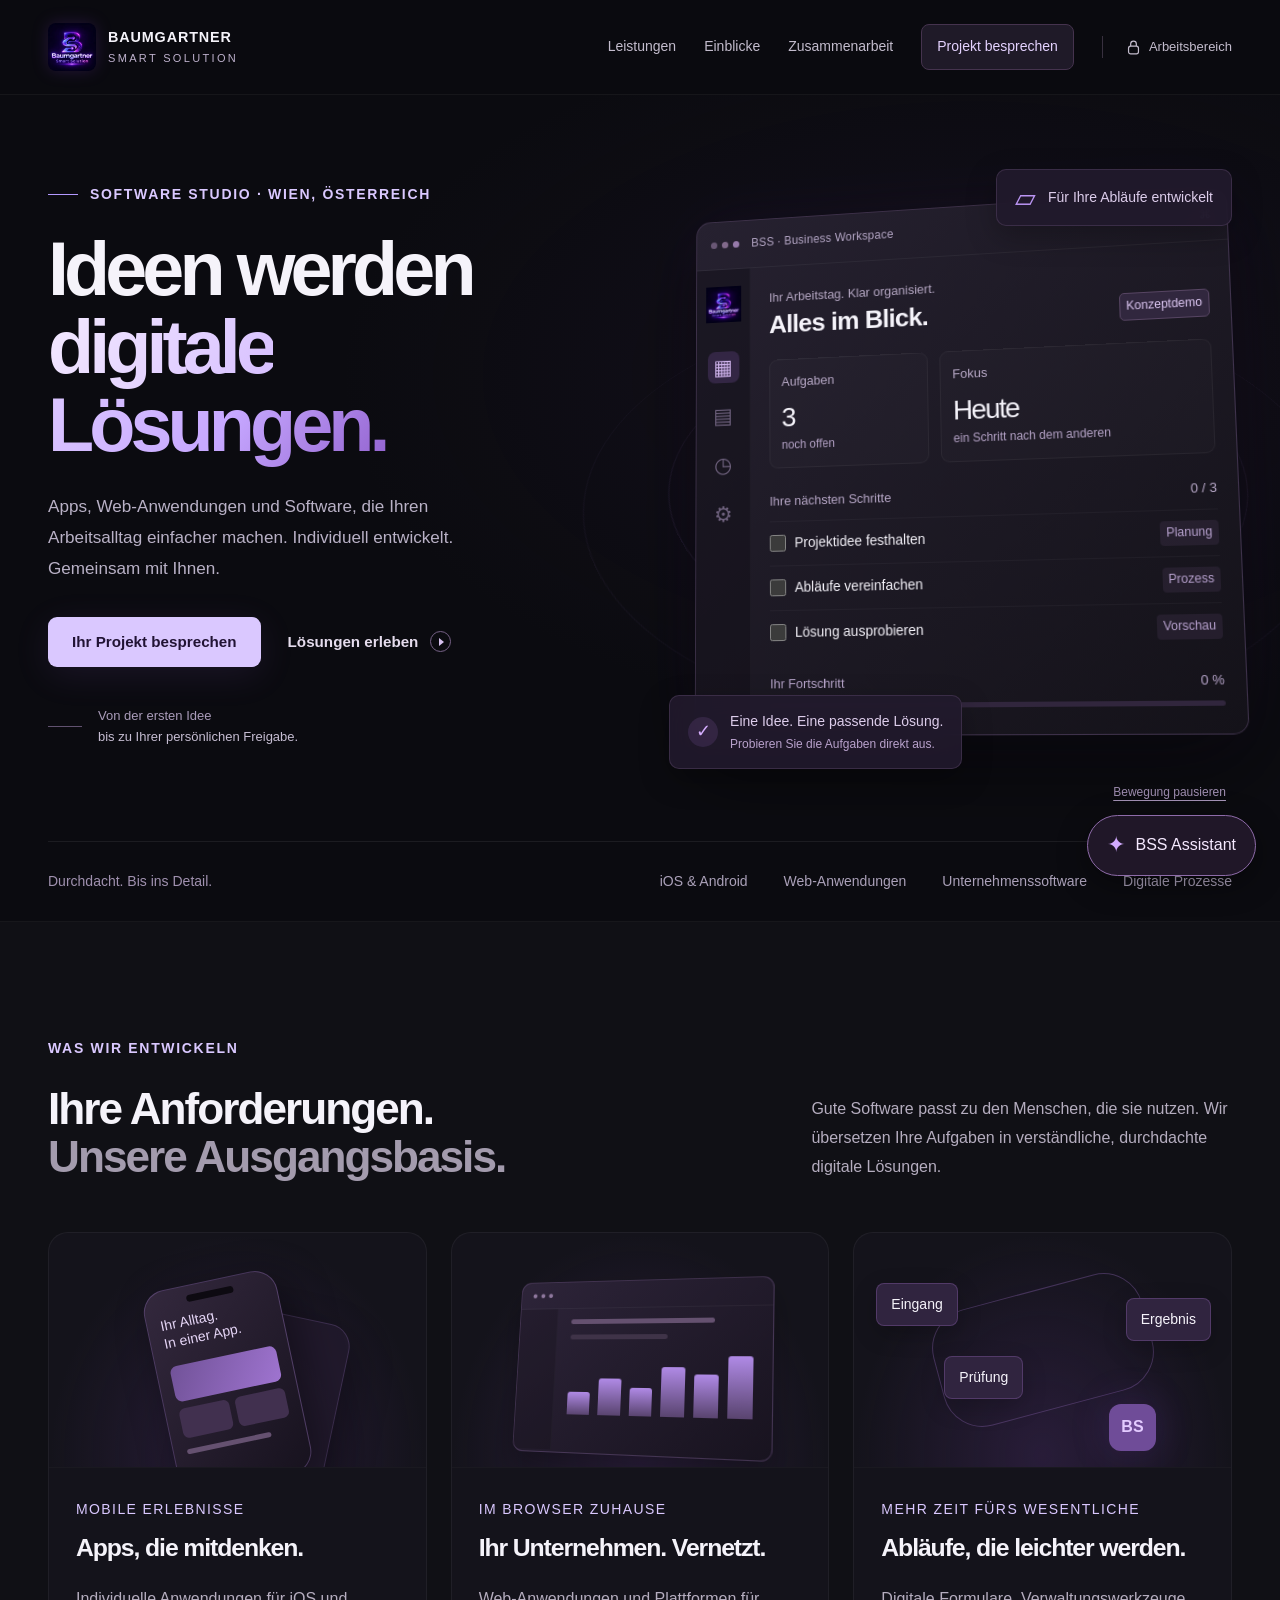
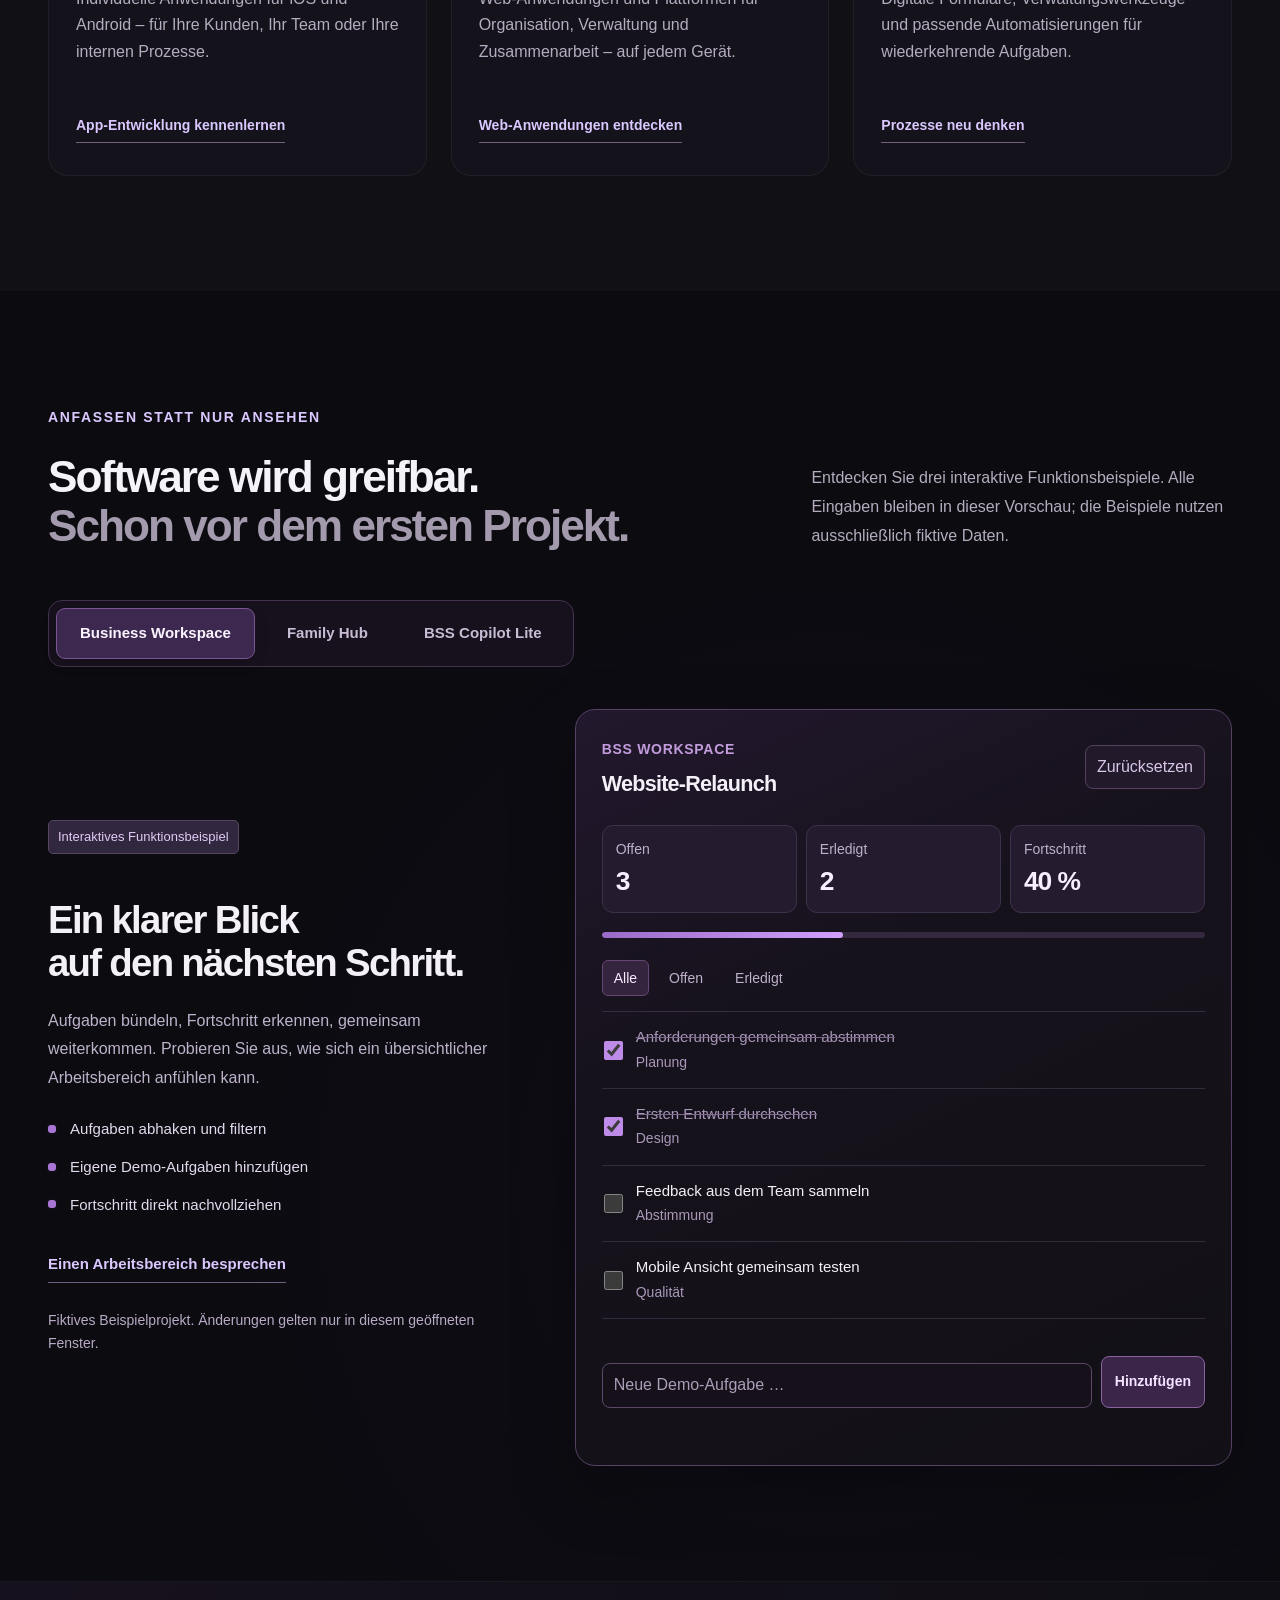
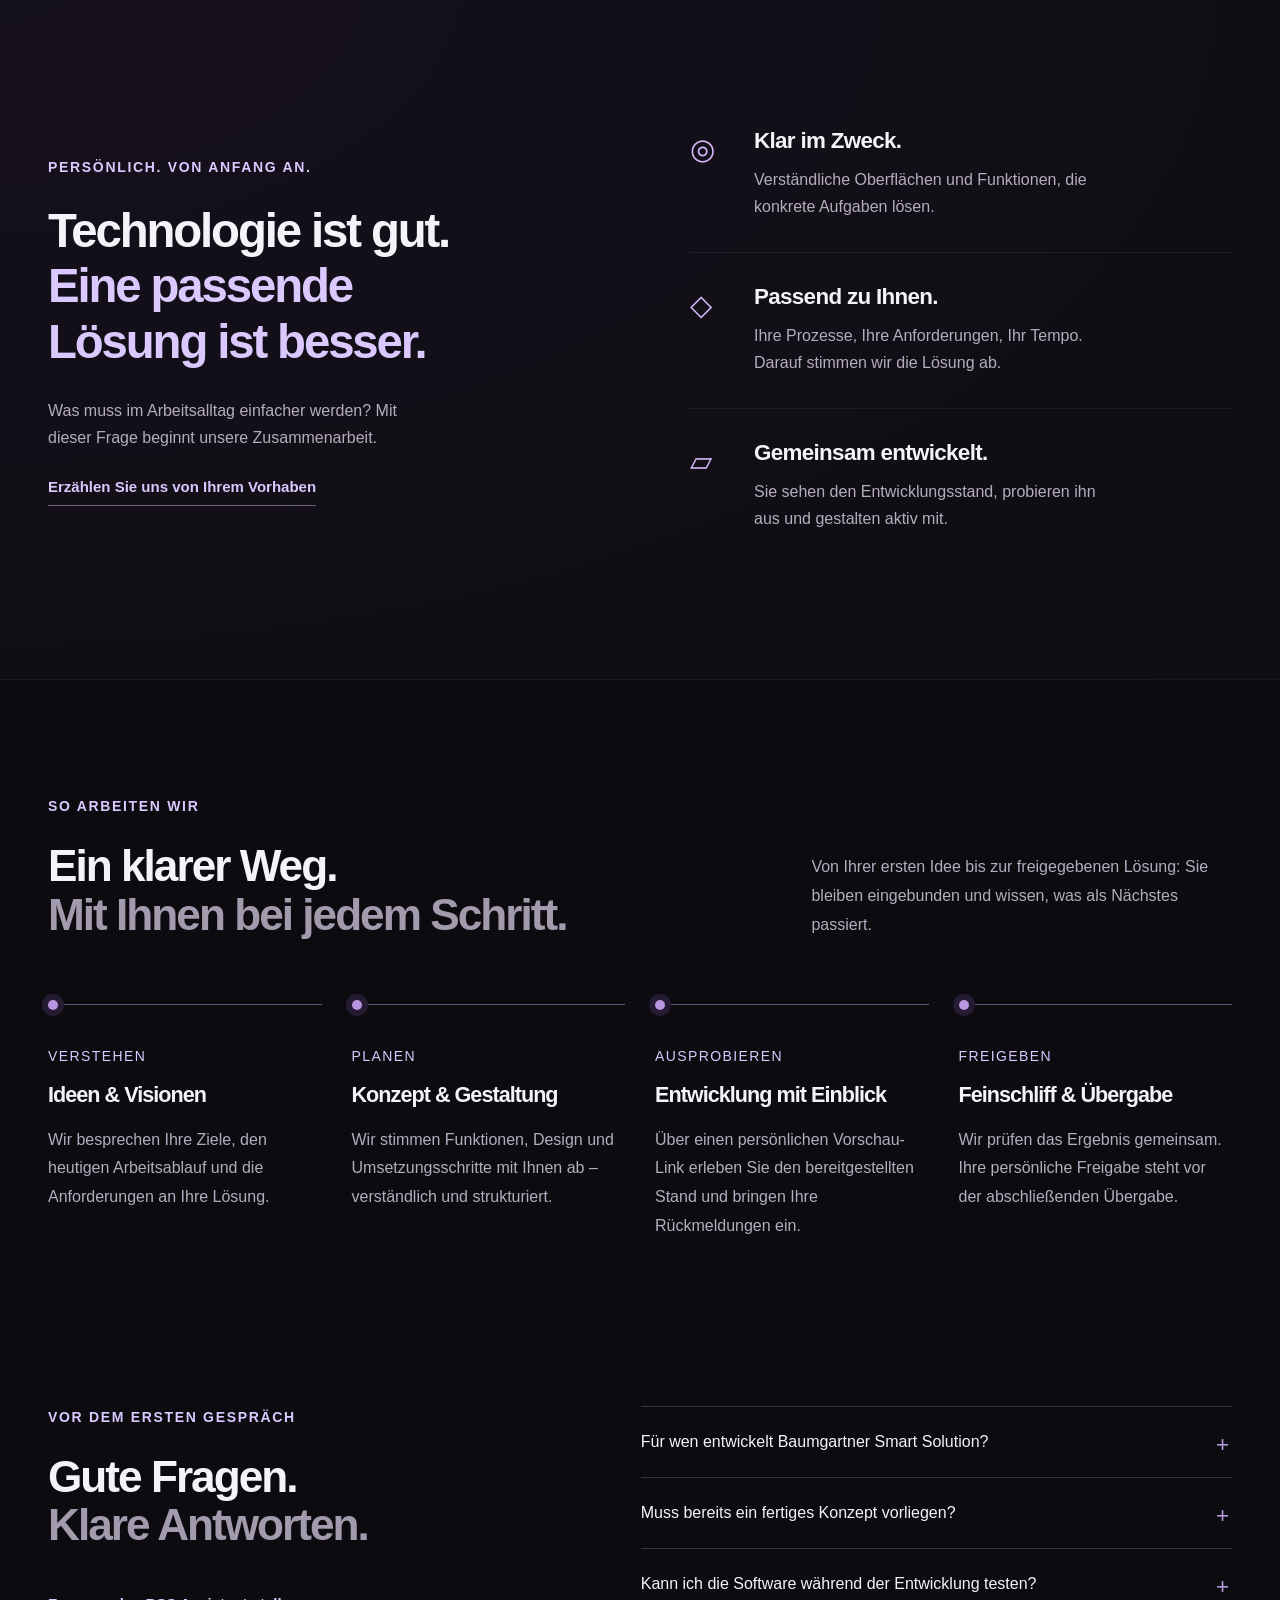
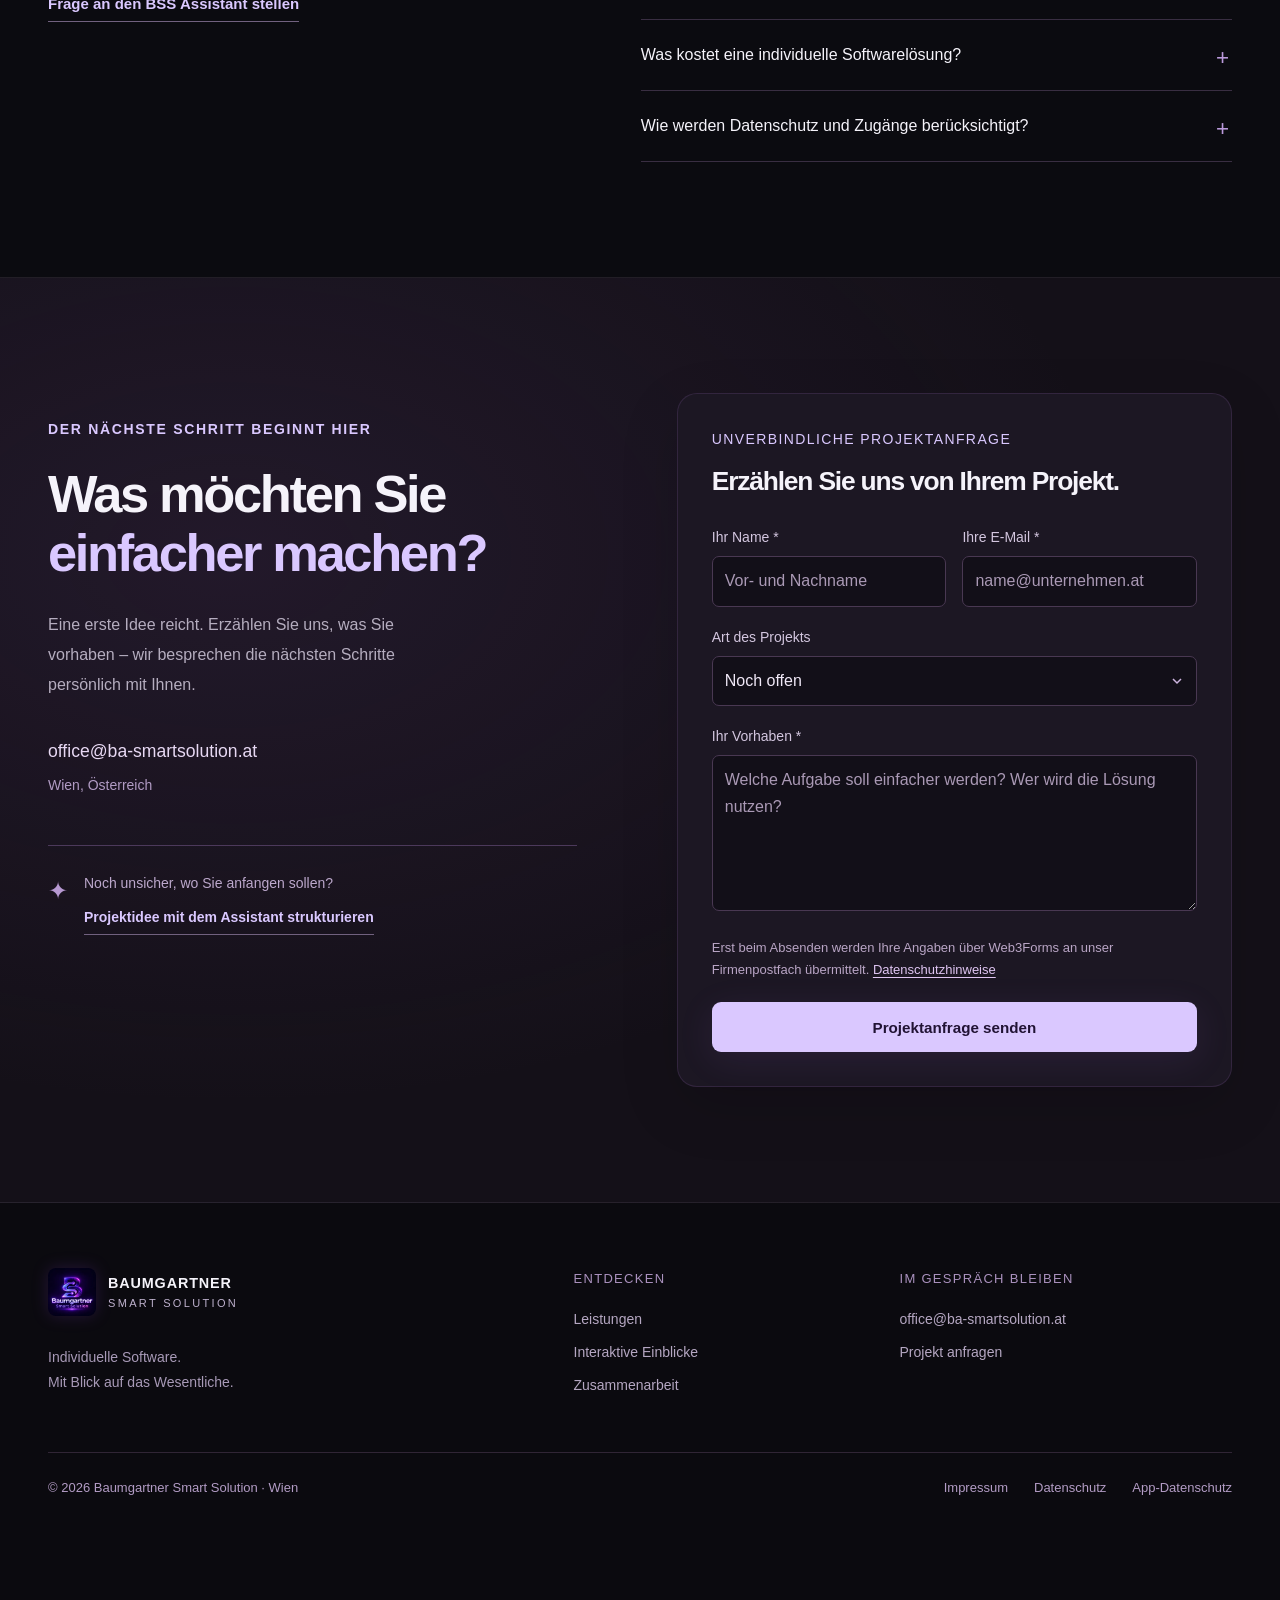
<file: index.html>
<!doctype html>
<html lang="de-AT" data-bss-public="true">
<head>
<meta charset="utf-8"><meta name="viewport" content="width=device-width,initial-scale=1"><meta name="robots" content="index,follow"><meta name="theme-color" content="#0b0b10">
<title>Apps & Software aus Wien · Baumgartner Smart Solution</title><meta name="google-site-verification" content="pA-c0gur_8E8bolG58NgDhVEgGMbkSLI1B_qyQHLnXA"><meta name="referrer" content="strict-origin"><script src="/assets/public-config.js?v=98e39e7681a27174"></script><script type="module" src="/assets/analytics.js?v=cca6bf2f4d1f14a4"></script>
<meta name="description" content="Baumgartner Smart Solution entwickelt individuelle Apps, Web-Anwendungen und Unternehmenssoftware in Wien. Entdecken Sie interaktive Beispiele und besprechen Sie Ihr Projekt.">
<meta property="og:title" content="Baumgartner Smart Solution · Ideen werden digitale Lösungen."><meta property="og:description" content="Apps, Web-Anwendungen und Software für Ihren Arbeitsalltag. Persönlich geplant. Gemeinsam entwickelt. Aus Wien."><meta property="og:type" content="website"><meta property="og:locale" content="de_AT">
<link rel="canonical" href="https://www.ba-smartsolution.at/"><link rel="icon" type="image/webp" href="/assets/bss-logo.webp?v=2179de34f382b040"><link rel="stylesheet" href="/assets/site.css?v=3e92d8ab66f64aaa"><link rel="stylesheet" href="/assets/demos.css?v=bcd73ff5185b3aa0"><link rel="stylesheet" href="/assistant/assistant.css?v=4bc75f6904504230">
<script type="module" src="/assets/site.js?v=75fe4beefe0dc93e"></script><script type="module" src="/assets/demos.js?v=f0a354f37ef0af17"></script><script type="module" src="/assistant/assistant.js?v=823b40114edd2e9f"></script>
<meta property="og:url" content="https://www.ba-smartsolution.at/"><script type="application/ld+json">{"@context":"https://schema.org","@type":"ProfessionalService","name":"Baumgartner Smart Solution","url":"https://www.ba-smartsolution.at/","email":"office@ba-smartsolution.at","address":{"@type":"PostalAddress","addressLocality":"Wien","addressCountry":"AT"},"areaServed":"Österreich","description":"Individuelle Apps, Web-Anwendungen und Unternehmenssoftware aus Wien."}</script></head>
<body id="start">
<a class="skip-link" href="#main">Zum Inhalt</a>
<header class="site-header" id="siteHeader"><div class="container nav">
<a class="brand" href="/" aria-label="Baumgartner Smart Solution – Startseite"><img src="/assets/bss-logo.webp?v=2179de34f382b040" width="48" height="48" alt=""><span>BAUMGARTNER<small>SMART SOLUTION</small></span></a>
<button id="menuToggle" class="menu-toggle" type="button" aria-controls="navigation" aria-expanded="false"><span class="menu-lines" aria-hidden="true"></span><span>Menü</span></button>
<nav id="navigation" class="nav-links" aria-label="Hauptnavigation"><a href="#leistungen">Leistungen</a><a href="#portfolio">Einblicke</a><a href="#ablauf">Zusammenarbeit</a><a class="nav-contact" href="#kontakt">Projekt besprechen</a><a class="workspace-link" href="https://baumgartner-smart-solution-vorschau.acutetang2.chatgpt.site/arbeitsbereich" aria-label="Privaten BSS-Arbeitsbereich öffnen"><svg viewBox="0 0 24 24" aria-hidden="true"><rect x="5" y="10" width="14" height="11" rx="3"/><path d="M8 10V7a4 4 0 0 1 8 0v3"/></svg><span>Arbeitsbereich</span></a></nav>
</div></header>
<main id="main">
<section class="hero" aria-labelledby="heroTitle"><div class="hero-grid container">
<div class="hero-copy"><p class="eyebrow"><span class="eyebrow-line"></span>Software Studio · Wien, Österreich</p><h1 id="heroTitle">Ideen werden<br><span>digitale<br class="desktop-break"> Lösungen.</span></h1><p class="hero-lead">Apps, Web-Anwendungen und Software, die Ihren Arbeitsalltag einfacher machen. Individuell entwickelt. Gemeinsam mit Ihnen.</p><div class="hero-actions"><a class="button button-primary" href="#kontakt">Ihr Projekt besprechen</a><a class="button button-text" href="#portfolio">Lösungen erleben <span class="play-icon" aria-hidden="true"></span></a></div><div class="hero-signature"><span class="signature-line"></span><p>Von der ersten Idee<br><strong>bis zu Ihrer persönlichen Freigabe.</strong></p></div></div>
<div class="hero-stage" id="heroStage"><div class="stage-orbit orbit-one" aria-hidden="true"></div><div class="stage-orbit orbit-two" aria-hidden="true"></div><div class="stage-orbit orbit-three" aria-hidden="true"></div><div class="floating-label top-label"><span class="layer-icon" aria-hidden="true">▱</span>Für Ihre Abläufe entwickelt</div>
<div class="studio-window" id="studioWindow"><div class="window-toolbar"><span class="window-controls" aria-hidden="true"><i></i><i></i><i></i></span><span>BSS · Business Workspace</span><span class="window-symbol" aria-hidden="true">⌘</span></div><div class="mini-workspace"><div class="mini-sidebar" aria-hidden="true"><img src="/assets/bss-logo.webp?v=2179de34f382b040" width="38" height="38" alt=""><span class="side-square active">▦</span><span class="side-square">▤</span><span class="side-square">◷</span><span class="side-square">⚙</span></div><div class="mini-main"><p class="mini-kicker">Ihr Arbeitstag. Klar organisiert.</p><div class="mini-heading"><h2>Alles im Blick.</h2><span class="demo-label">Konzeptdemo</span></div><div class="mini-stats"><div><span>Aufgaben</span><strong id="heroRemaining">3</strong><small>noch offen</small></div><div><span>Fokus</span><strong>Heute</strong><small>ein Schritt nach dem anderen</small></div></div><div class="mini-tasks"><div class="mini-tasks-head"><span>Ihre nächsten Schritte</span><span id="heroCount">0 / 3</span></div><label><input type="checkbox" class="hero-task"><span>Projektidee festhalten</span><span class="task-tag">Planung</span></label><label><input type="checkbox" class="hero-task"><span>Abläufe vereinfachen</span><span class="task-tag">Prozess</span></label><label><input type="checkbox" class="hero-task"><span>Lösung ausprobieren</span><span class="task-tag">Vorschau</span></label></div><div class="mini-progress"><span>Ihr Fortschritt</span><span id="heroPercent">0 %</span><div class="progress-track"><span id="heroProgress"></span></div></div></div></div></div>
<div class="floating-label bottom-label"><span class="check-symbol" aria-hidden="true">✓</span><span>Eine Idee. Eine passende Lösung.<small>Probieren Sie die Aufgaben direkt aus.</small></span></div><button class="motion-control" id="motionControl" type="button" aria-pressed="false">Bewegung pausieren</button>
</div></div><div class="container expertise-strip"><span>Durchdacht. Bis ins Detail.</span><ul aria-label="Unsere Schwerpunkte"><li>iOS & Android</li><li>Web-Anwendungen</li><li>Unternehmenssoftware</li><li>Digitale Prozesse</li></ul></div></section>

<section id="leistungen" class="section services-section" aria-labelledby="servicesTitle"><div class="container"><div class="section-intro"><div><p class="eyebrow">Was wir entwickeln</p><h2 id="servicesTitle">Ihre Anforderungen.<br><span class="text-muted">Unsere Ausgangsbasis.</span></h2></div><p>Gute Software passt zu den Menschen, die sie nutzen. Wir übersetzen Ihre Aufgaben in verständliche, durchdachte digitale Lösungen.</p></div><div class="services-grid">
<article class="service-card"><div class="service-art mobile-art" aria-hidden="true"><div class="art-phone"><div class="art-notch"></div><span class="art-greeting">Ihr Alltag.<br>In einer App.</span><span class="art-tile"></span><div class="art-tiles"><i></i><i></i></div><span class="art-line"></span></div><div class="art-phone ghost-phone"></div></div><div class="service-body"><p class="category">Mobile Erlebnisse</p><h3>Apps, die mitdenken.</h3><p>Individuelle Anwendungen für iOS und Android – für Ihre Kunden, Ihr Team oder Ihre internen Prozesse.</p><a class="text-link" href="/leistungen/app-entwicklung/">App-Entwicklung kennenlernen</a></div></article>
<article class="service-card"><div class="service-art web-art" aria-hidden="true"><div class="art-browser"><span class="art-browser-dots">•••</span><div class="art-browser-grid"><i></i><div><span class="art-line"></span><span class="art-line short"></span><div class="art-data-bars"><i></i><i></i><i></i><i></i><i></i><i></i></div></div></div></div></div><div class="service-body"><p class="category">Im Browser zuhause</p><h3>Ihr Unternehmen. Vernetzt.</h3><p>Web-Anwendungen und Plattformen für Organisation, Verwaltung und Zusammenarbeit – auf jedem Gerät.</p><a class="text-link" href="/leistungen/web-anwendungen/">Web-Anwendungen entdecken</a></div></article>
<article class="service-card"><div class="service-art flow-art" aria-hidden="true"><div class="flow-route"></div><span class="flow-node flow-a">Eingang</span><span class="flow-node flow-b">Prüfung</span><span class="flow-node flow-c">Ergebnis</span><span class="flow-center">BS</span></div><div class="service-body"><p class="category">Mehr Zeit fürs Wesentliche</p><h3>Abläufe, die leichter werden.</h3><p>Digitale Formulare, Verwaltungswerkzeuge und passende Automatisierungen für wiederkehrende Aufgaben.</p><a class="text-link" href="/leistungen/automatisierung/">Prozesse neu denken</a></div></article>
</div></div></section>

<section id="portfolio" class="section portfolio-section" aria-labelledby="portfolioTitle"><div class="container"><div class="section-intro"><div><p class="eyebrow">Anfassen statt nur ansehen</p><h2 id="portfolioTitle">Software wird greifbar.<br><span class="text-muted">Schon vor dem ersten Projekt.</span></h2></div><p>Entdecken Sie drei interaktive Funktionsbeispiele. Alle Eingaben bleiben in dieser Vorschau; die Beispiele nutzen ausschließlich fiktive Daten.</p></div><div class="bss-demo" data-bss-demos>
  <div class="bss-demo-tabs" role="tablist" aria-label="Interaktive Funktionsbeispiele">
    <button type="button" id="demo-tab-workspace" role="tab" aria-selected="true" aria-controls="demo-workspace" tabindex="0" data-demo-tab="workspace">Business Workspace</button>
    <button type="button" id="demo-tab-family" role="tab" aria-selected="false" aria-controls="demo-family" tabindex="-1" data-demo-tab="family">Family Hub</button>
    <button type="button" id="demo-tab-copilot" role="tab" aria-selected="false" aria-controls="demo-copilot" tabindex="-1" data-demo-tab="copilot">BSS Copilot Lite</button>
  </div>

  <section id="demo-workspace" class="bss-demo-panel" role="tabpanel" aria-labelledby="demo-tab-workspace" data-demo-panel="workspace">
    <div class="bss-demo-story">
      <span class="tag">Interaktives Funktionsbeispiel</span>
      <h3>Ein klarer Blick<br>auf den nächsten Schritt.</h3>
      <p>Aufgaben bündeln, Fortschritt erkennen, gemeinsam weiterkommen. Probieren Sie aus, wie sich ein übersichtlicher Arbeitsbereich anfühlen kann.</p>
      <ul><li>Aufgaben abhaken und filtern</li><li>Eigene Demo-Aufgaben hinzufügen</li><li>Fortschritt direkt nachvollziehen</li></ul>
      <a class="text-link" href="#kontakt" data-project="Unternehmenssoftware">Einen Arbeitsbereich besprechen</a>
      <p class="bss-demo-note">Fiktives Beispielprojekt. Änderungen gelten nur in diesem geöffneten Fenster.</p>
    </div>
    <div class="bss-demo-app bss-demo-workspace-app">
      <div class="bss-demo-app-head"><div><span class="bss-demo-app-brand">BSS WORKSPACE</span><h4>Website-Relaunch</h4></div><button type="button" class="bss-demo-reset" data-workspace-reset>Zurücksetzen</button></div>
      <div class="bss-demo-metrics" data-workspace-metrics>
        <div><span>Offen</span><strong data-workspace-open>—</strong></div>
        <div><span>Erledigt</span><strong data-workspace-done>—</strong></div>
        <div><span>Fortschritt</span><strong data-workspace-percent>—</strong></div>
      </div>
      <progress class="bss-demo-progress" data-workspace-progress max="100" value="0" aria-label="Erledigte Aufgaben"></progress>
      <div class="bss-demo-filters" role="group" aria-label="Aufgaben filtern">
        <button type="button" aria-pressed="true" data-workspace-filter="all">Alle</button>
        <button type="button" aria-pressed="false" data-workspace-filter="open">Offen</button>
        <button type="button" aria-pressed="false" data-workspace-filter="done">Erledigt</button>
      </div>
      <ul class="bss-demo-tasks" data-workspace-tasks aria-label="Demo-Aufgaben"></ul>
      <form class="bss-demo-add-task" data-workspace-form>
        <label class="bss-demo-sr" for="demo-task-title">Neue Demo-Aufgabe</label>
        <input id="demo-task-title" name="task" maxlength="90" placeholder="Neue Demo-Aufgabe …" required autocomplete="off">
        <button type="submit" aria-label="Demo-Aufgabe hinzufügen">Hinzufügen</button>
      </form>
      <p class="bss-demo-status" data-workspace-status role="status"></p>
    </div>
  </section>

  <section id="demo-family" class="bss-demo-panel" role="tabpanel" aria-labelledby="demo-tab-family" data-demo-panel="family" hidden>
    <div class="bss-demo-story">
      <span class="tag">Eigenständiges Kalenderbeispiel</span>
      <h3>Organisation, die<br>den Alltag leichter macht.</h3>
      <p>Ein gemeinsamer Überblick für Termine und kleine Aufgaben. Filtern Sie nach einer Person und ergänzen Sie einen Termin, um den Ablauf selbst zu erleben.</p>
      <ul><li>Kalender nach Personen filtern</li><li>Demo-Termine unkompliziert ergänzen</li><li>Gemeinsame Aufgaben abhaken</li></ul>
      <a class="text-link" href="/app-datenschutz/family-hub/">Zur Family-Hub-Datenschutzerklärung</a>
      <p class="bss-demo-note">Dieses lokale Funktionsbeispiel ist keine Verbindung zur Family-Hub-App. Alex, Sam und Kim sind fiktiv.</p>
    </div>
    <div class="bss-demo-app bss-demo-family-app">
      <div class="bss-demo-app-head"><div><span class="bss-demo-app-brand">FAMILY HUB · DEMO</span><h4>Gemeinsam organisiert.</h4></div><button type="button" class="bss-demo-reset" data-family-reset>Zurücksetzen</button></div>
      <div class="bss-demo-family-toolbar"><label for="demo-family-filter">Termine für</label><select id="demo-family-filter" data-family-filter><option value="all">Alle Personen</option><option>Alex</option><option>Sam</option><option>Kim</option></select><span data-family-count></span></div>
      <ol class="bss-demo-agenda" data-family-agenda aria-label="Fiktive Termine"></ol>
      <details class="bss-demo-event-create"><summary>Demo-Termin hinzufügen</summary>
        <form data-family-form class="bss-demo-event-form">
          <div class="bss-demo-field"><label for="demo-event-title">Termin</label><input id="demo-event-title" name="title" maxlength="70" placeholder="Zum Beispiel: Gemeinsam kochen" required autocomplete="off"></div>
          <div class="bss-demo-form-pair"><div class="bss-demo-field"><label for="demo-event-date">Datum</label><input id="demo-event-date" name="date" type="date" value="2026-12-09" min="2025-01-01" max="2035-12-31" required></div><div class="bss-demo-field"><label for="demo-event-person">Person</label><select id="demo-event-person" name="person"><option>Alex</option><option>Sam</option><option>Kim</option></select></div></div>
          <button type="submit" class="bss-demo-action">Demo-Termin hinzufügen</button>
        </form>
      </details>
      <div class="bss-demo-family-todo"><span>Kleine Aufgaben, gemeinsam erledigt</span><label><input type="checkbox" data-family-task="shopping"> Einkaufsliste gemeinsam prüfen</label><label><input type="checkbox" data-family-task="bag"> Sporttasche vorbereiten</label></div>
      <p class="bss-demo-status" data-family-status role="status"></p>
    </div>
  </section>

  <section id="demo-copilot" class="bss-demo-panel" role="tabpanel" aria-labelledby="demo-tab-copilot" data-demo-panel="copilot" hidden>
    <div class="bss-demo-story">
      <span class="tag">Produktkonzept · Rechendemo</span>
      <h3>Zahlen verstehen.<br>Zusammenhänge erkennen.</h3>
      <p>BSS Copilot Lite ist als lokale Unterstützung für Unternehmenswissen und Analysen in Entwicklung. Diese Demo zeigt eine nachvollziehbare Auswertung mit veränderbaren Beispieldaten.</p>
      <ul><li>Umsatz und Kosten selbst verändern</li><li>Summen und Rechenweg überprüfen</li><li>Einen Textbericht herunterladen</li></ul>
      <a class="text-link" href="#kontakt" data-project="Unternehmenssoftware">Über Ihre Anforderungen sprechen</a>
      <p class="bss-demo-note">Fiktive Daten, feste Rechenregeln, kein angeschlossenes KI-Modell. Die Demo belegt keine produktive Verfügbarkeit.</p>
    </div>
    <div class="bss-demo-app bss-demo-copilot-app">
      <div class="bss-demo-app-head"><div><span class="bss-demo-app-brand">BSS COPILOT LITE · KONZEPT</span><h4>Von Zahlen zu Klarheit.</h4></div><button type="button" class="bss-demo-reset" data-copilot-reset>Zurücksetzen</button></div>
      <div class="bss-demo-data-table"><table><caption>Drei fiktive Monate · Beträge in Euro</caption><thead><tr><th scope="col">Monat</th><th scope="col">Umsatz</th><th scope="col">Kosten</th></tr></thead><tbody>
        <tr><th scope="row">Oktober</th><td><input type="number" min="0" max="1000000" step="0.01" value="8400" data-copilot-row="0" data-copilot-value="revenue" aria-label="Umsatz Oktober in Euro" required></td><td><input type="number" min="0" max="1000000" step="0.01" value="5900" data-copilot-row="0" data-copilot-value="cost" aria-label="Kosten Oktober in Euro" required></td></tr>
        <tr><th scope="row">November</th><td><input type="number" min="0" max="1000000" step="0.01" value="9600" data-copilot-row="1" data-copilot-value="revenue" aria-label="Umsatz November in Euro" required></td><td><input type="number" min="0" max="1000000" step="0.01" value="6300" data-copilot-row="1" data-copilot-value="cost" aria-label="Kosten November in Euro" required></td></tr>
        <tr><th scope="row">Dezember</th><td><input type="number" min="0" max="1000000" step="0.01" value="11200" data-copilot-row="2" data-copilot-value="revenue" aria-label="Umsatz Dezember in Euro" required></td><td><input type="number" min="0" max="1000000" step="0.01" value="7200" data-copilot-row="2" data-copilot-value="cost" aria-label="Kosten Dezember in Euro" required></td></tr>
      </tbody></table></div>
      <div class="bss-demo-metrics bss-demo-money-metrics"><div><span>Umsatz gesamt</span><strong data-copilot-revenue>—</strong></div><div><span>Kosten gesamt</span><strong data-copilot-cost>—</strong></div><div><span>Differenz</span><strong data-copilot-difference>—</strong></div></div>
      <div class="bss-demo-comparison" data-copilot-chart aria-hidden="true"></div>
      <div class="bss-demo-insight"><span class="bss-demo-insight-label">Nachvollziehbar berechnet</span><p data-copilot-insight></p><details><summary>Rechenweg ansehen</summary><div data-copilot-calculation></div></details></div>
      <button type="button" class="bss-demo-action" data-copilot-download>Textbericht herunterladen</button>
      <p class="bss-demo-status" data-copilot-status role="status"></p>
    </div>
  </section>
  <noscript><p class="bss-demo-note">Die lokalen Funktionsbeispiele benötigen JavaScript. Die Beschreibungen bleiben lesbar.</p></noscript>
</div>
</div></section>

<section class="section approach-section" id="vorteile" aria-labelledby="approachTitle"><div class="container approach-grid"><div><p class="eyebrow">Persönlich. Von Anfang an.</p><h2 id="approachTitle">Technologie ist gut.<br><span class="accent">Eine passende<br>Lösung ist besser.</span></h2><p>Was muss im Arbeitsalltag einfacher werden? Mit dieser Frage beginnt unsere Zusammenarbeit.</p><a class="text-link" href="#kontakt">Erzählen Sie uns von Ihrem Vorhaben</a></div><div class="approach-principles"><article><span class="principle-icon" aria-hidden="true">◎</span><div><h3>Klar im Zweck.</h3><p>Verständliche Oberflächen und Funktionen, die konkrete Aufgaben lösen.</p></div></article><article><span class="principle-icon" aria-hidden="true">◇</span><div><h3>Passend zu Ihnen.</h3><p>Ihre Prozesse, Ihre Anforderungen, Ihr Tempo. Darauf stimmen wir die Lösung ab.</p></div></article><article><span class="principle-icon" aria-hidden="true">▱</span><div><h3>Gemeinsam entwickelt.</h3><p>Sie sehen den Entwicklungsstand, probieren ihn aus und gestalten aktiv mit.</p></div></article></div></div></section>

<section id="ablauf" class="section process-section" aria-labelledby="processTitle"><div class="container"><div class="section-intro"><div><p class="eyebrow">So arbeiten wir</p><h2 id="processTitle">Ein klarer Weg.<br><span class="text-muted">Mit Ihnen bei jedem Schritt.</span></h2></div><p>Von Ihrer ersten Idee bis zur freigegebenen Lösung: Sie bleiben eingebunden und wissen, was als Nächstes passiert.</p></div><div class="process-grid"><article><span class="process-marker" aria-hidden="true"></span><p class="category">Verstehen</p><h3>Ideen & Visionen</h3><p>Wir besprechen Ihre Ziele, den heutigen Arbeitsablauf und die Anforderungen an Ihre Lösung.</p></article><article><span class="process-marker" aria-hidden="true"></span><p class="category">Planen</p><h3>Konzept & Gestaltung</h3><p>Wir stimmen Funktionen, Design und Umsetzungsschritte mit Ihnen ab – verständlich und strukturiert.</p></article><article><span class="process-marker" aria-hidden="true"></span><p class="category">Ausprobieren</p><h3>Entwicklung mit Einblick</h3><p>Über einen persönlichen Vorschau-Link erleben Sie den bereitgestellten Stand und bringen Ihre Rückmeldungen ein.</p></article><article><span class="process-marker" aria-hidden="true"></span><p class="category">Freigeben</p><h3>Feinschliff & Übergabe</h3><p>Wir prüfen das Ergebnis gemeinsam. Ihre persönliche Freigabe steht vor der abschließenden Übergabe.</p></article></div></div></section>

<section class="section faq-section" aria-labelledby="faqTitle"><div class="container faq-grid"><div><p class="eyebrow">Vor dem ersten Gespräch</p><h2 id="faqTitle">Gute Fragen.<br><span class="text-muted">Klare Antworten.</span></h2><button class="text-link" type="button" id="openAssistant">Frage an den BSS Assistant stellen</button></div><div class="faq-list"><details><summary>Für wen entwickelt Baumgartner Smart Solution?</summary><p>Wir richten uns an Unternehmen, die individuelle Apps, Web-Anwendungen oder Software für ihre Abläufe benötigen. Im ersten Gespräch klären wir, welche Lösung zu Ihrem Bedarf passt.</p></details><details><summary>Muss bereits ein fertiges Konzept vorliegen?</summary><p>Nein. Beschreiben Sie uns zunächst die Aufgabe, die einfacher werden soll. Daraus entwickeln wir gemeinsam ein Konzept mit abgestimmten Funktionen und nächsten Schritten.</p></details><details><summary>Kann ich die Software während der Entwicklung testen?</summary><p>Ja. Über einen persönlichen Vorschau-Link können Sie den bereitgestellten Entwicklungsstand ansehen und ausprobieren. Rückmeldungen fließen in die weitere Abstimmung ein.</p></details><details><summary>Was kostet eine individuelle Softwarelösung?</summary><p>Individuelle Software soll wirtschaftlich bleiben. Wir setzen auf schlanke Strukturen und einen klar abgestimmten Funktionsumfang – für ein faires Preis-Leistungs-Verhältnis. Der konkrete Preis hängt von den benötigten Funktionen und Schnittstellen ab. Nach einem persönlichen Gespräch erhalten Sie ein transparentes Angebot, das zu Ihrem Vorhaben passt.</p></details><details><summary>Wie werden Datenschutz und Zugänge berücksichtigt?</summary><p>Wir klären die benötigten Daten, Zugriffe und Betriebsbedingungen im Projekt. Für Family Hub finden Sie die vorhandene Datenschutzerklärung im Bereich <a href="/app-datenschutz/">App-Datenschutz</a>.</p></details></div></div></section>

<section id="kontakt" class="section contact-section" aria-labelledby="contactTitle"><div class="container contact-grid"><div class="contact-copy"><p class="eyebrow">Der nächste Schritt beginnt hier</p><h2 id="contactTitle">Was möchten Sie<br><span class="accent">einfacher machen?</span></h2><p>Eine erste Idee reicht. Erzählen Sie uns, was Sie vorhaben – wir besprechen die nächsten Schritte persönlich mit Ihnen.</p><div class="contact-details"><a href="mailto:office@ba-smartsolution.at">office@ba-smartsolution.at</a><span>Wien, Österreich</span></div><div class="contact-note"><span aria-hidden="true">✦</span><p>Noch unsicher, wo Sie anfangen sollen?<button type="button" class="text-link" id="startBriefing">Projektidee mit dem Assistant strukturieren</button></p></div></div><div class="contact-card"><p class="category">Unverbindliche Projektanfrage</p><h3>Erzählen Sie uns von Ihrem Projekt.</h3><form id="inquiryForm" action="https://api.web3forms.com/submit" method="POST"><input type="hidden" name="access_key" value="8c483fb5-190c-4918-821e-feda0bd413d0"><input type="hidden" name="subject" value="Neue Projektanfrage – Baumgartner Smart Solution"><input type="hidden" name="from_name" value="Baumgartner Smart Solution"><input type="checkbox" name="botcheck" hidden tabindex="-1" autocomplete="off"><div class="honey" aria-hidden="true"><label for="inquiryWebsite">Bitte leer lassen</label><input id="inquiryWebsite" type="checkbox" name="_honey" hidden tabindex="-1" autocomplete="off"></div><div class="form-row"><label for="name">Ihr Name <span aria-hidden="true">*</span><input required id="name" name="name" autocomplete="name" maxlength="150" placeholder="Vor- und Nachname"></label><label for="email">Ihre E-Mail <span aria-hidden="true">*</span><input required type="email" id="email" name="email" autocomplete="email" maxlength="254" placeholder="name@unternehmen.at"></label></div><label for="project">Art des Projekts<select name="project" id="project"><option>App-Entwicklung</option><option>Web-App / Plattform</option><option>Unternehmenssoftware</option><option>Digitalisierung / Automatisierung</option><option selected>Noch offen</option></select></label><label for="description">Ihr Vorhaben <span aria-hidden="true">*</span><textarea required minlength="10" maxlength="8000" rows="5" name="description" id="description" placeholder="Welche Aufgabe soll einfacher werden? Wer wird die Lösung nutzen?"></textarea></label><p class="form-hint">Erst beim Absenden werden Ihre Angaben über Web3Forms an unser Firmenpostfach übermittelt. <a href="/datenschutz/">Datenschutzhinweise</a></p><button class="button button-primary" type="submit" id="inquirySubmit">Projektanfrage senden</button><div class="form-status" id="formStatus" role="status" aria-live="polite"></div><noscript><p>Sie können uns auch direkt schreiben: <a href="mailto:office@ba-smartsolution.at">office@ba-smartsolution.at</a>.</p></noscript></form></div></div></section>
</main>
<footer class="footer"><div class="container"><div class="footer-main"><div><a class="brand" href="/" aria-label="Baumgartner Smart Solution – Startseite"><img src="/assets/bss-logo.webp?v=2179de34f382b040" width="48" height="48" alt=""><span>BAUMGARTNER<small>SMART SOLUTION</small></span></a><p>Individuelle Software.<br>Mit Blick auf das Wesentliche.</p></div><nav aria-label="Leistungen im Footer"><span>Entdecken</span><a href="#leistungen">Leistungen</a><a href="#portfolio">Interaktive Einblicke</a><a href="#ablauf">Zusammenarbeit</a></nav><nav aria-label="Kontakt im Footer"><span>Im Gespräch bleiben</span><a href="mailto:office@ba-smartsolution.at">office@ba-smartsolution.at</a><a href="#kontakt">Projekt anfragen</a></nav></div><div class="footer-bottom"><span>© <span id="year">2026</span> Baumgartner Smart Solution · Wien</span><nav aria-label="Rechtliche Informationen"><a href="/impressum/">Impressum</a><a href="/datenschutz/">Datenschutz</a><a href="/app-datenschutz/">App-Datenschutz</a></nav></div></div></footer>
<div id="bss-assistant-root"></div>
</body></html>
</file>
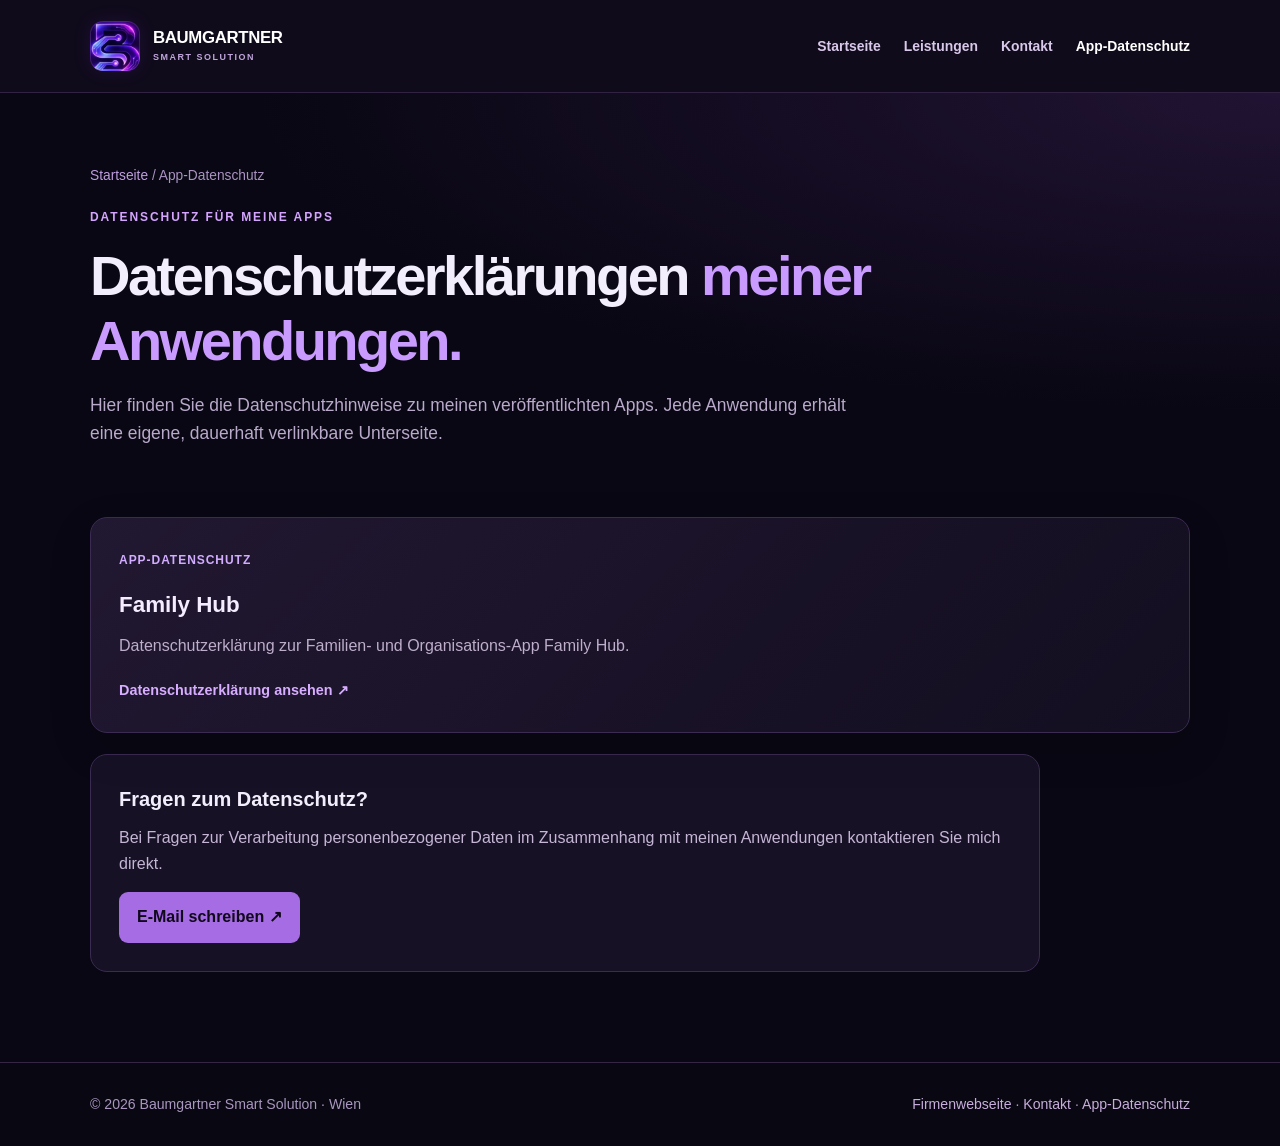
<file: app-datenschutz/index.html>
<!doctype html>
<html lang="de-AT">
<head>
<meta charset="utf-8"><meta name="viewport" content="width=device-width,initial-scale=1">
<meta name="description" content="Datenschutzerklärungen für Apps von Baumgartner Smart Solution.">
<title>App-Datenschutz | Baumgartner Smart Solution</title>
<link rel="stylesheet" href="app-privacy.css">
<link rel="canonical" href="https://www.ba-smartsolution.at/app-datenschutz/">
</head>
<body>
<header class="site-header"><div class="container header-inner">
<a class="brand" href="/" aria-label="Baumgartner Smart Solution – Startseite"><span class="brand-mark" aria-hidden="true"></span><span>BAUMGARTNER<small>SMART SOLUTION</small></span></a>
<nav class="nav" aria-label="Hauptnavigation"><a href="/">Startseite</a><a href="/#leistungen">Leistungen</a><a href="/#kontakt">Kontakt</a><a href="/app-datenschutz/" aria-current="page">App-Datenschutz</a></nav>
</div></header>
<section class="hero"><div class="container"><div class="breadcrumbs"><a href="/">Startseite</a> / App-Datenschutz</div><p class="eyebrow">Datenschutz für meine Apps</p><h1>Datenschutzerklärungen <span>meiner Anwendungen.</span></h1><p class="intro">Hier finden Sie die Datenschutzhinweise zu meinen veröffentlichten Apps. Jede Anwendung erhält eine eigene, dauerhaft verlinkbare Unterseite.</p></div></section>
<main class="main"><div class="container"><div class="cards">
<a class="card" href="family-hub/"><span class="tag">App-Datenschutz</span><h2>Family Hub</h2><p>Datenschutzerklärung zur Familien- und Organisations-App Family Hub.</p><span class="open-link">Datenschutzerklärung ansehen ↗</span></a>
</div><div class="panel"><h2>Fragen zum Datenschutz?</h2><p>Bei Fragen zur Verarbeitung personenbezogener Daten im Zusammenhang mit meinen Anwendungen kontaktieren Sie mich direkt.</p><a class="btn" href="mailto:office@ba-smartsolution.at">E-Mail schreiben ↗</a></div></div></main>
<footer class="footer"><div class="container footer-inner"><span>© <span id="year">2026</span> Baumgartner Smart Solution · Wien</span><div><a href="/">Firmenwebseite</a> · <a href="mailto:office@ba-smartsolution.at">Kontakt</a> · <a href="/app-datenschutz/">App-Datenschutz</a></div></div></footer><script>document.getElementById('year').textContent=new Date().getFullYear();</script></body></html>
</file>
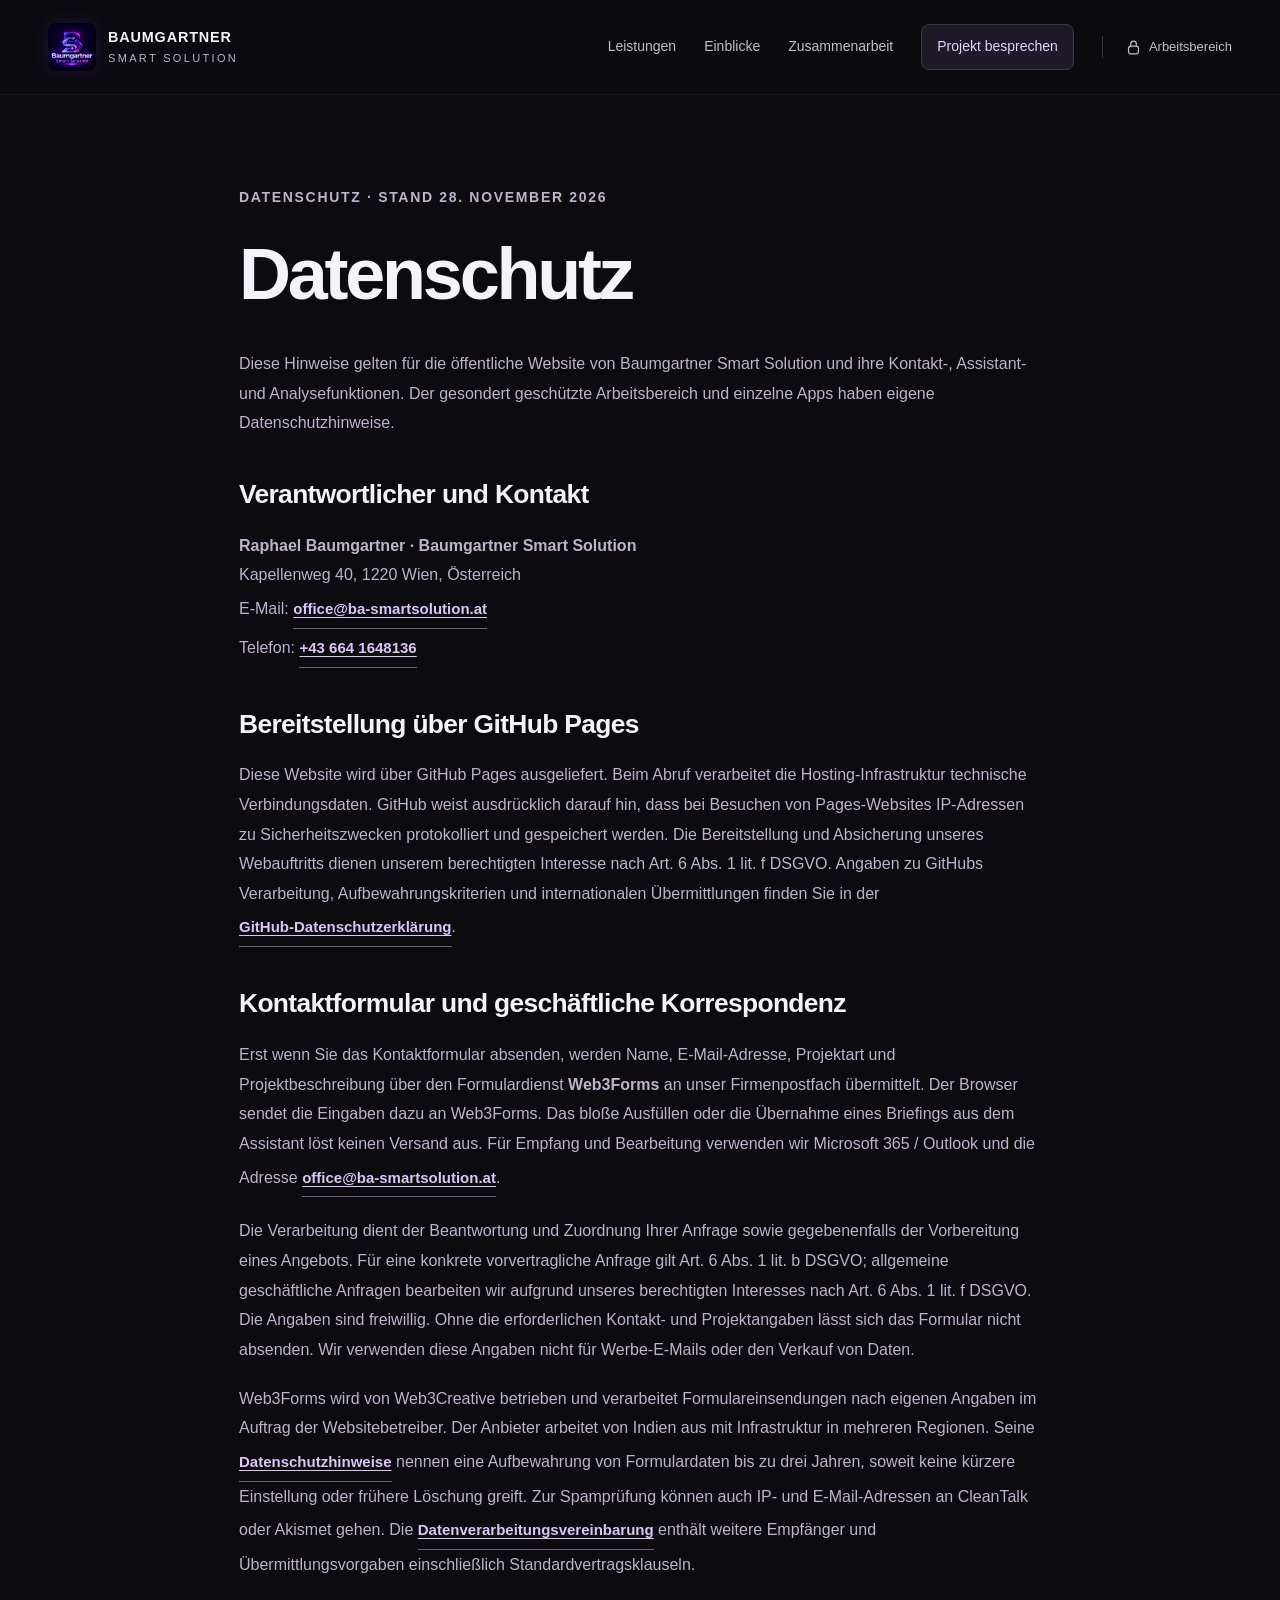
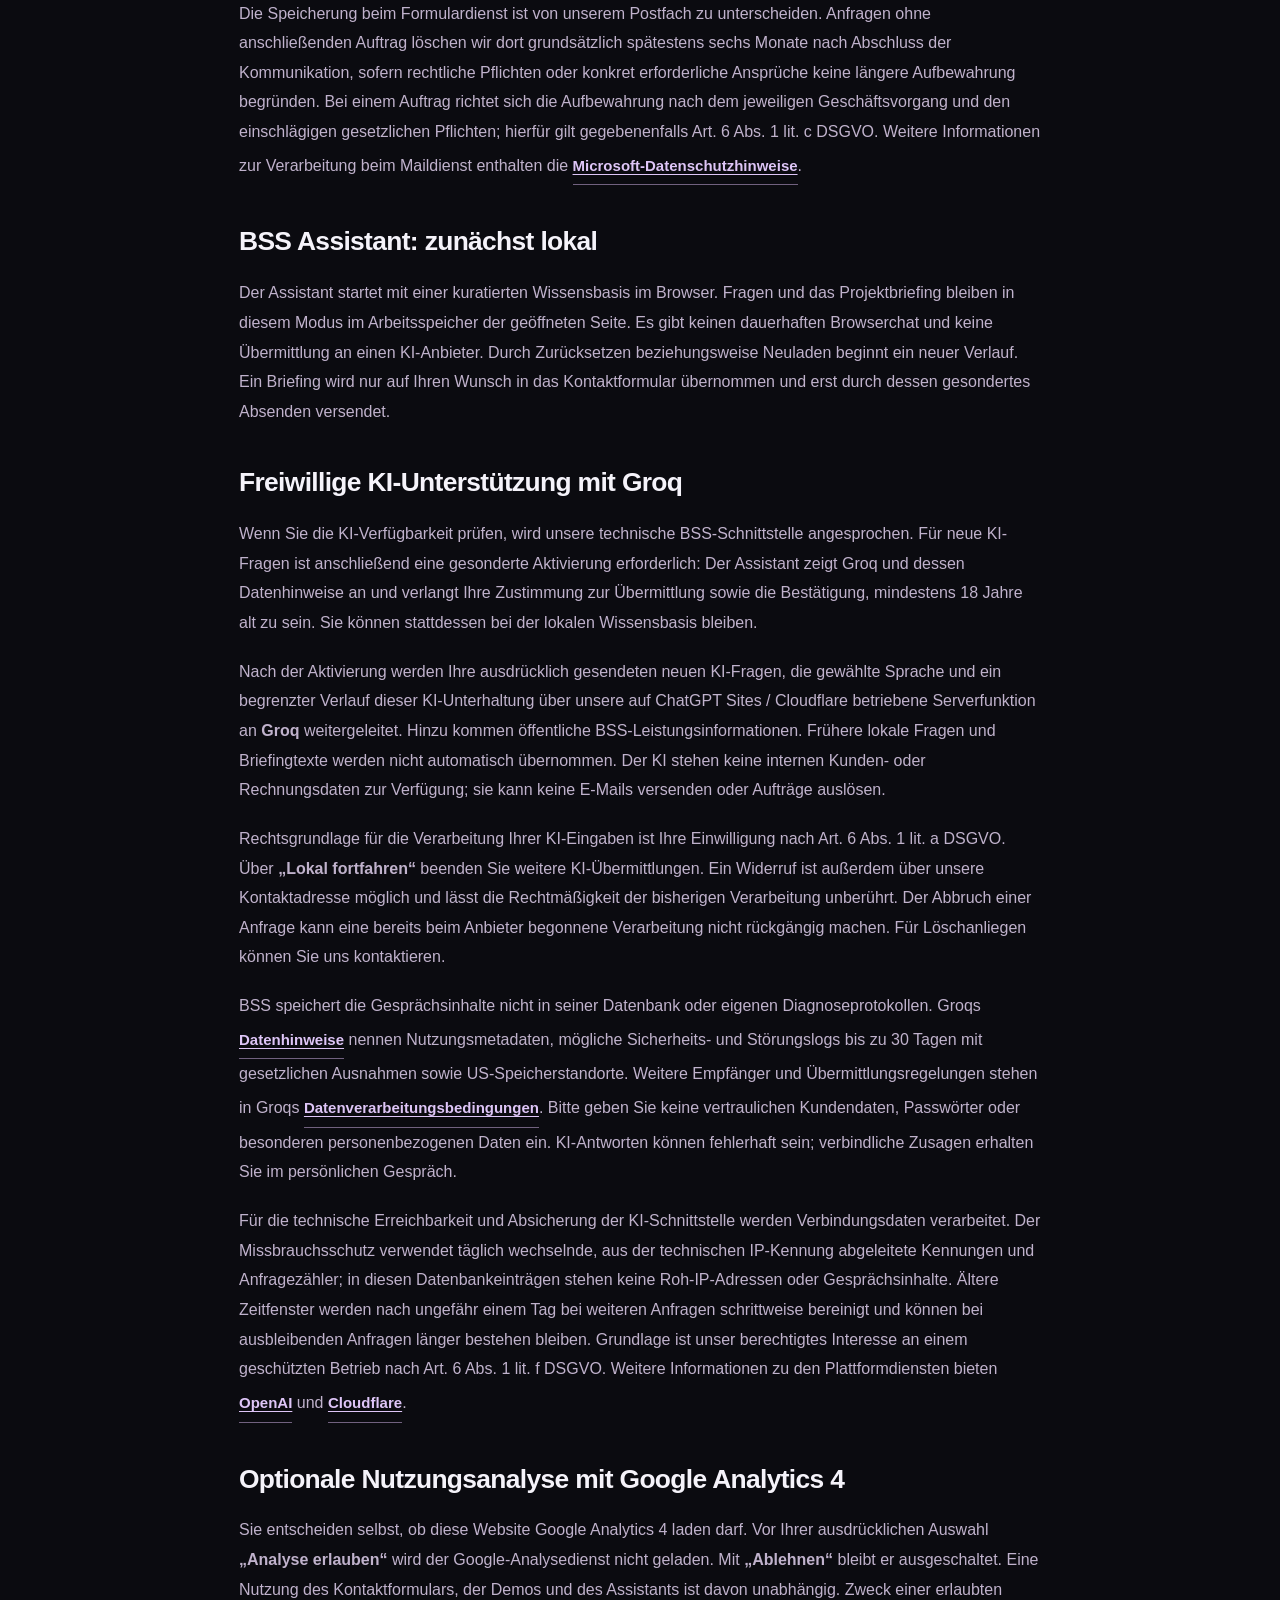
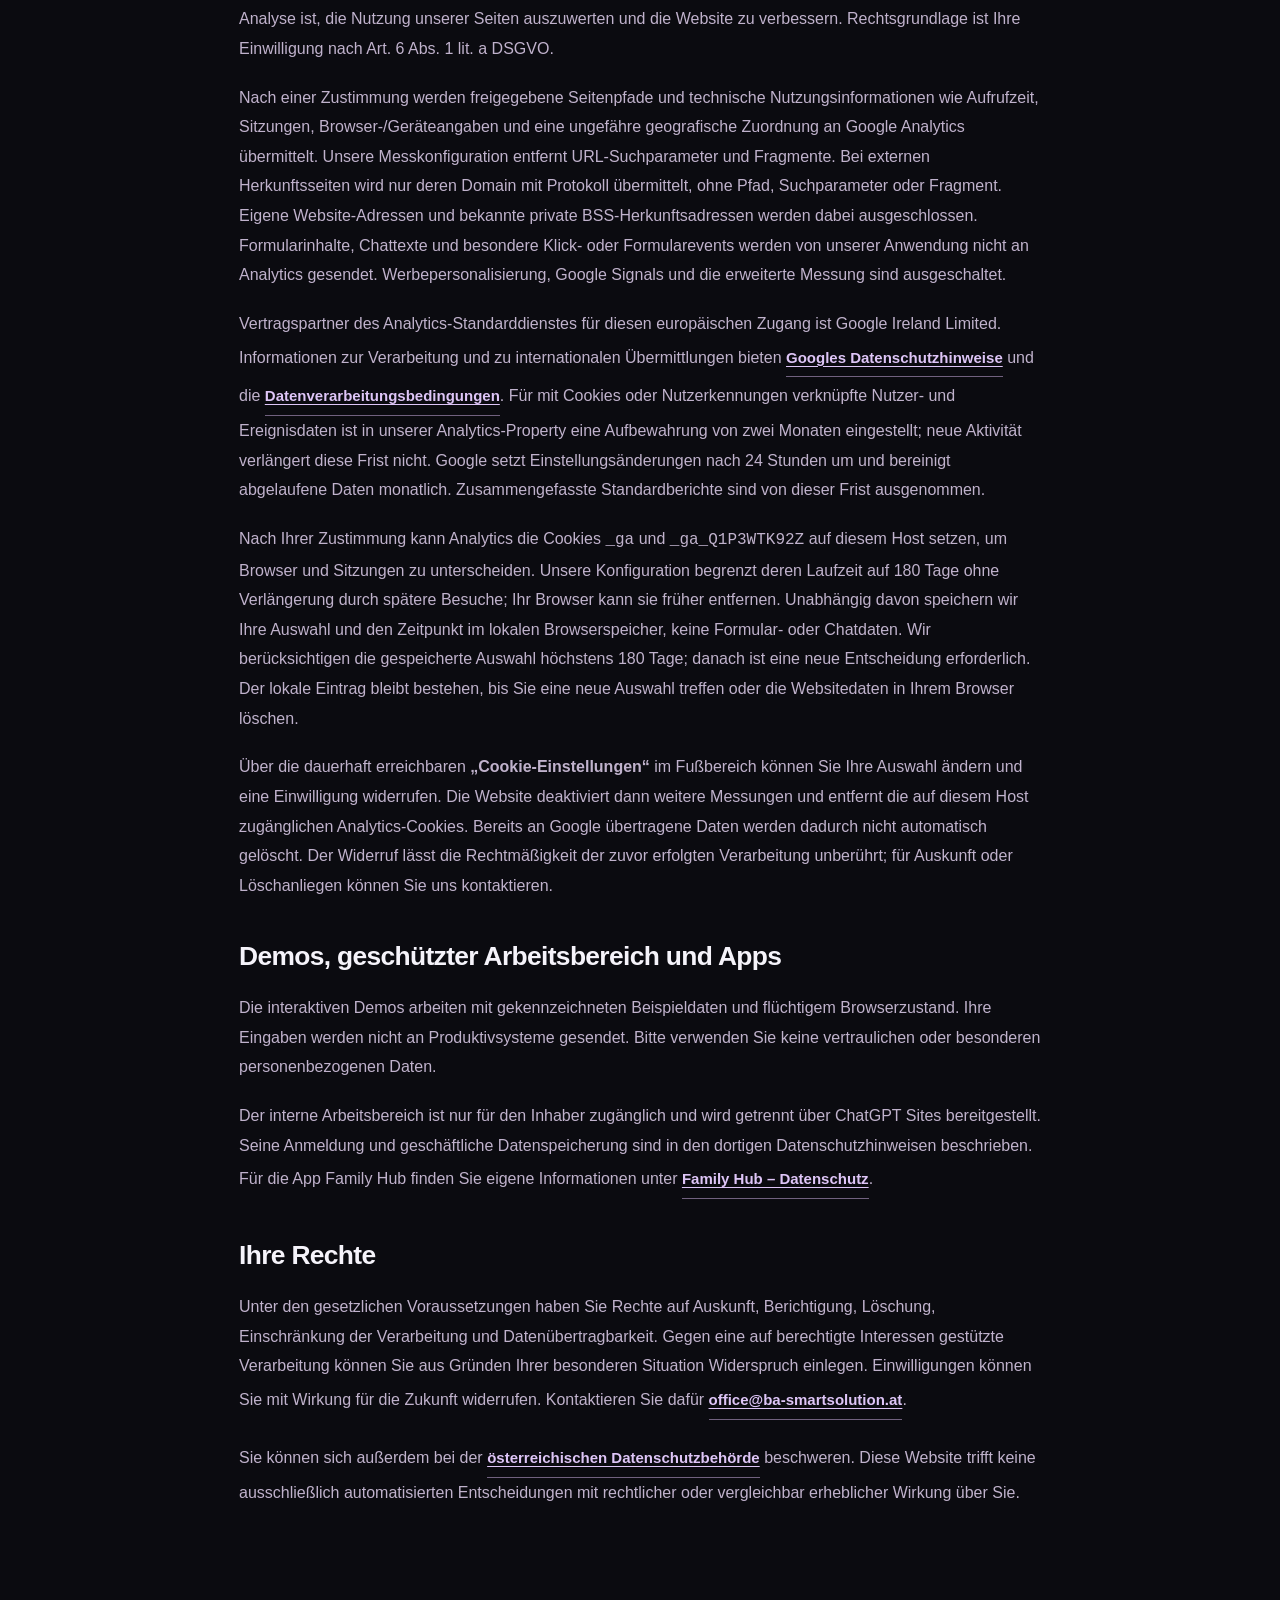
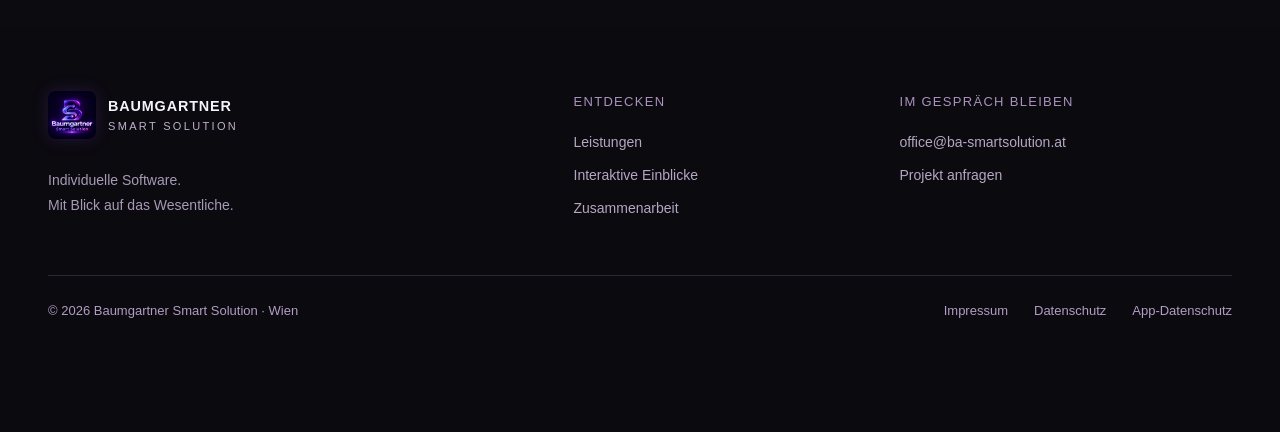
<file: datenschutz/index.html>
<!doctype html>
<html lang="de-AT" data-bss-public="true"><head><meta charset="utf-8"><meta name="viewport" content="width=device-width,initial-scale=1"><meta name="theme-color" content="#0b0b10"><meta name="robots" content="index,follow"><title>Datenschutzhinweise | Baumgartner Smart Solution</title><meta name="google-site-verification" content="pA-c0gur_8E8bolG58NgDhVEgGMbkSLI1B_qyQHLnXA"><meta name="referrer" content="strict-origin"><script src="/assets/public-config.js?v=98e39e7681a27174"></script><script type="module" src="/assets/analytics.js?v=cca6bf2f4d1f14a4"></script><meta name="description" content="Datenschutz auf der BSS-Website: GitHub Pages, Kontakt über Web3Forms, freiwillige Groq-KI und Google Analytics nur nach Ihrer Auswahl."><link rel="canonical" href="https://www.ba-smartsolution.at/datenschutz/"><meta property="og:title" content="Datenschutzhinweise | Baumgartner Smart Solution"><meta property="og:description" content="Datenschutz auf der BSS-Website: GitHub Pages, Kontakt über Web3Forms, freiwillige Groq-KI und Google Analytics nur nach Ihrer Auswahl."><meta property="og:url" content="https://www.ba-smartsolution.at/datenschutz/"><meta property="og:type" content="website"><link rel="icon" type="image/webp" href="/assets/bss-logo.webp?v=2179de34f382b040"><link rel="stylesheet" href="/assets/site.css?v=3e92d8ab66f64aaa"><script type="module" src="/assets/site.js?v=75fe4beefe0dc93e"></script></head><body><a class="skip-link" href="#main">Zum Inhalt</a><header class="site-header" id="siteHeader"><div class="container nav">
<a class="brand" href="/" aria-label="Baumgartner Smart Solution – Startseite"><img src="/assets/bss-logo.webp?v=2179de34f382b040" width="48" height="48" alt=""><span>BAUMGARTNER<small>SMART SOLUTION</small></span></a>
<button id="menuToggle" class="menu-toggle" type="button" aria-controls="navigation" aria-expanded="false"><span class="menu-lines" aria-hidden="true"></span><span>Menü</span></button>
<nav id="navigation" class="nav-links" aria-label="Hauptnavigation"><a href="/#leistungen">Leistungen</a><a href="/#portfolio">Einblicke</a><a href="/#ablauf">Zusammenarbeit</a><a class="nav-contact" href="/#kontakt">Projekt besprechen</a><a class="workspace-link" href="https://baumgartner-smart-solution-vorschau.acutetang2.chatgpt.site/arbeitsbereich" aria-label="Privaten BSS-Arbeitsbereich öffnen"><svg viewBox="0 0 24 24" aria-hidden="true"><rect x="5" y="10" width="14" height="11" rx="3"/><path d="M8 10V7a4 4 0 0 1 8 0v3"/></svg><span>Arbeitsbereich</span></a></nav>
</div></header><main id="main"><article class="container legal-main">
<p class="eyebrow">Datenschutz · Stand 28. November 2026</p>
<h1 class="privacy-title">Datenschutz</h1>
<p>Diese Hinweise gelten für die öffentliche Website von Baumgartner Smart Solution und ihre Kontakt-, Assistant- und Analysefunktionen. Der gesondert geschützte Arbeitsbereich und einzelne Apps haben eigene Datenschutzhinweise.</p>
<h2>Verantwortlicher und Kontakt</h2>
<p><strong>Raphael Baumgartner · Baumgartner Smart Solution</strong><br>Kapellenweg 40, 1220 Wien, Österreich<br>E-Mail: <a class="text-link" href="mailto:office@ba-smartsolution.at">office@ba-smartsolution.at</a><br>Telefon: <a class="text-link" href="tel:+436641648136">+43 664 1648136</a></p>
<h2>Bereitstellung über GitHub Pages</h2>
<p>Diese Website wird über GitHub Pages ausgeliefert. Beim Abruf verarbeitet die Hosting-Infrastruktur technische Verbindungsdaten. GitHub weist ausdrücklich darauf hin, dass bei Besuchen von Pages-Websites IP-Adressen zu Sicherheitszwecken protokolliert und gespeichert werden. Die Bereitstellung und Absicherung unseres Webauftritts dienen unserem berechtigten Interesse nach Art. 6 Abs. 1 lit. f DSGVO. Angaben zu GitHubs Verarbeitung, Aufbewahrungskriterien und internationalen Übermittlungen finden Sie in der <a class="text-link" href="https://docs.github.com/en/site-policy/privacy-policies/github-general-privacy-statement" target="_blank" rel="noopener noreferrer">GitHub-Datenschutzerklärung</a>.</p>
<h2>Kontaktformular und geschäftliche Korrespondenz</h2>
<p>Erst wenn Sie das Kontaktformular absenden, werden Name, E-Mail-Adresse, Projektart und Projektbeschreibung über den Formulardienst <strong>Web3Forms</strong> an unser Firmenpostfach übermittelt. Der Browser sendet die Eingaben dazu an Web3Forms. Das bloße Ausfüllen oder die Übernahme eines Briefings aus dem Assistant löst keinen Versand aus. Für Empfang und Bearbeitung verwenden wir Microsoft 365 / Outlook und die Adresse <a class="text-link" href="mailto:office@ba-smartsolution.at">office@ba-smartsolution.at</a>.</p>
<p>Die Verarbeitung dient der Beantwortung und Zuordnung Ihrer Anfrage sowie gegebenenfalls der Vorbereitung eines Angebots. Für eine konkrete vorvertragliche Anfrage gilt Art. 6 Abs. 1 lit. b DSGVO; allgemeine geschäftliche Anfragen bearbeiten wir aufgrund unseres berechtigten Interesses nach Art. 6 Abs. 1 lit. f DSGVO. Die Angaben sind freiwillig. Ohne die erforderlichen Kontakt- und Projektangaben lässt sich das Formular nicht absenden. Wir verwenden diese Angaben nicht für Werbe-E-Mails oder den Verkauf von Daten.</p>
<p>Web3Forms wird von Web3Creative betrieben und verarbeitet Formulareinsendungen nach eigenen Angaben im Auftrag der Websitebetreiber. Der Anbieter arbeitet von Indien aus mit Infrastruktur in mehreren Regionen. Seine <a class="text-link" href="https://web3forms.com/privacy" target="_blank" rel="noopener noreferrer">Datenschutzhinweise</a> nennen eine Aufbewahrung von Formulardaten bis zu drei Jahren, soweit keine kürzere Einstellung oder frühere Löschung greift. Zur Spamprüfung können auch IP- und E-Mail-Adressen an CleanTalk oder Akismet gehen. Die <a class="text-link" href="https://web3forms.com/dpa" target="_blank" rel="noopener noreferrer">Datenverarbeitungsvereinbarung</a> enthält weitere Empfänger und Übermittlungsvorgaben einschließlich Standardvertragsklauseln.</p>
<p>Die Speicherung beim Formulardienst ist von unserem Postfach zu unterscheiden. Anfragen ohne anschließenden Auftrag löschen wir dort grundsätzlich spätestens sechs Monate nach Abschluss der Kommunikation, sofern rechtliche Pflichten oder konkret erforderliche Ansprüche keine längere Aufbewahrung begründen. Bei einem Auftrag richtet sich die Aufbewahrung nach dem jeweiligen Geschäftsvorgang und den einschlägigen gesetzlichen Pflichten; hierfür gilt gegebenenfalls Art. 6 Abs. 1 lit. c DSGVO. Weitere Informationen zur Verarbeitung beim Maildienst enthalten die <a class="text-link" href="https://www.microsoft.com/de-de/privacy/privacystatement" target="_blank" rel="noopener noreferrer">Microsoft-Datenschutzhinweise</a>.</p>
<h2>BSS Assistant: zunächst lokal</h2>
<p>Der Assistant startet mit einer kuratierten Wissensbasis im Browser. Fragen und das Projektbriefing bleiben in diesem Modus im Arbeitsspeicher der geöffneten Seite. Es gibt keinen dauerhaften Browserchat und keine Übermittlung an einen KI-Anbieter. Durch Zurücksetzen beziehungsweise Neuladen beginnt ein neuer Verlauf. Ein Briefing wird nur auf Ihren Wunsch in das Kontaktformular übernommen und erst durch dessen gesondertes Absenden versendet.</p>
<h2>Freiwillige KI-Unterstützung mit Groq</h2>
<p>Wenn Sie die KI-Verfügbarkeit prüfen, wird unsere technische BSS-Schnittstelle angesprochen. Für neue KI-Fragen ist anschließend eine gesonderte Aktivierung erforderlich: Der Assistant zeigt Groq und dessen Datenhinweise an und verlangt Ihre Zustimmung zur Übermittlung sowie die Bestätigung, mindestens 18 Jahre alt zu sein. Sie können stattdessen bei der lokalen Wissensbasis bleiben.</p>
<p>Nach der Aktivierung werden Ihre ausdrücklich gesendeten neuen KI-Fragen, die gewählte Sprache und ein begrenzter Verlauf dieser KI-Unterhaltung über unsere auf ChatGPT Sites / Cloudflare betriebene Serverfunktion an <strong>Groq</strong> weitergeleitet. Hinzu kommen öffentliche BSS-Leistungsinformationen. Frühere lokale Fragen und Briefingtexte werden nicht automatisch übernommen. Der KI stehen keine internen Kunden- oder Rechnungsdaten zur Verfügung; sie kann keine E-Mails versenden oder Aufträge auslösen.</p>
<p>Rechtsgrundlage für die Verarbeitung Ihrer KI-Eingaben ist Ihre Einwilligung nach Art. 6 Abs. 1 lit. a DSGVO. Über <strong>„Lokal fortfahren“</strong> beenden Sie weitere KI-Übermittlungen. Ein Widerruf ist außerdem über unsere Kontaktadresse möglich und lässt die Rechtmäßigkeit der bisherigen Verarbeitung unberührt. Der Abbruch einer Anfrage kann eine bereits beim Anbieter begonnene Verarbeitung nicht rückgängig machen. Für Löschanliegen können Sie uns kontaktieren.</p>
<p>BSS speichert die Gesprächsinhalte nicht in seiner Datenbank oder eigenen Diagnoseprotokollen. Groqs <a class="text-link" href="https://console.groq.com/docs/your-data" target="_blank" rel="noopener noreferrer">Datenhinweise</a> nennen Nutzungsmetadaten, mögliche Sicherheits- und Störungslogs bis zu 30 Tagen mit gesetzlichen Ausnahmen sowie US-Speicherstandorte. Weitere Empfänger und Übermittlungsregelungen stehen in Groqs <a class="text-link" href="https://console.groq.com/docs/legal/customer-data-processing-addendum" target="_blank" rel="noopener noreferrer">Datenverarbeitungsbedingungen</a>. Bitte geben Sie keine vertraulichen Kundendaten, Passwörter oder besonderen personenbezogenen Daten ein. KI-Antworten können fehlerhaft sein; verbindliche Zusagen erhalten Sie im persönlichen Gespräch.</p>
<p>Für die technische Erreichbarkeit und Absicherung der KI-Schnittstelle werden Verbindungsdaten verarbeitet. Der Missbrauchsschutz verwendet täglich wechselnde, aus der technischen IP-Kennung abgeleitete Kennungen und Anfragezähler; in diesen Datenbankeinträgen stehen keine Roh-IP-Adressen oder Gesprächsinhalte. Ältere Zeitfenster werden nach ungefähr einem Tag bei weiteren Anfragen schrittweise bereinigt und können bei ausbleibenden Anfragen länger bestehen bleiben. Grundlage ist unser berechtigtes Interesse an einem geschützten Betrieb nach Art. 6 Abs. 1 lit. f DSGVO. Weitere Informationen zu den Plattformdiensten bieten <a class="text-link" href="https://openai.com/policies/eu-privacy-policy/" target="_blank" rel="noopener noreferrer">OpenAI</a> und <a class="text-link" href="https://www.cloudflare.com/privacypolicy/" target="_blank" rel="noopener noreferrer">Cloudflare</a>.</p>
<h2>Optionale Nutzungsanalyse mit Google Analytics 4</h2>
<p>Sie entscheiden selbst, ob diese Website Google Analytics 4 laden darf. Vor Ihrer ausdrücklichen Auswahl <strong>„Analyse erlauben“</strong> wird der Google-Analysedienst nicht geladen. Mit <strong>„Ablehnen“</strong> bleibt er ausgeschaltet. Eine Nutzung des Kontaktformulars, der Demos und des Assistants ist davon unabhängig. Zweck einer erlaubten Analyse ist, die Nutzung unserer Seiten auszuwerten und die Website zu verbessern. Rechtsgrundlage ist Ihre Einwilligung nach Art. 6 Abs. 1 lit. a DSGVO.</p>
<p>Nach einer Zustimmung werden freigegebene Seitenpfade und technische Nutzungsinformationen wie Aufrufzeit, Sitzungen, Browser-/Geräteangaben und eine ungefähre geografische Zuordnung an Google Analytics übermittelt. Unsere Messkonfiguration entfernt URL-Suchparameter und Fragmente. Bei externen Herkunftsseiten wird nur deren Domain mit Protokoll übermittelt, ohne Pfad, Suchparameter oder Fragment. Eigene Website-Adressen und bekannte private BSS-Herkunftsadressen werden dabei ausgeschlossen. Formularinhalte, Chattexte und besondere Klick- oder Formularevents werden von unserer Anwendung nicht an Analytics gesendet. Werbepersonalisierung, Google Signals und die erweiterte Messung sind ausgeschaltet.</p>
<p>Vertragspartner des Analytics-Standarddienstes für diesen europäischen Zugang ist Google Ireland Limited. Informationen zur Verarbeitung und zu internationalen Übermittlungen bieten <a class="text-link" href="https://policies.google.com/privacy?hl=de" target="_blank" rel="noopener noreferrer">Googles Datenschutzhinweise</a> und die <a class="text-link" href="https://business.safety.google/adsprocessorterms/" target="_blank" rel="noopener noreferrer">Datenverarbeitungsbedingungen</a>. Für mit Cookies oder Nutzerkennungen verknüpfte Nutzer- und Ereignisdaten ist in unserer Analytics-Property eine Aufbewahrung von zwei Monaten eingestellt; neue Aktivität verlängert diese Frist nicht. Google setzt Einstellungsänderungen nach 24 Stunden um und bereinigt abgelaufene Daten monatlich. Zusammengefasste Standardberichte sind von dieser Frist ausgenommen.</p>
<p>Nach Ihrer Zustimmung kann Analytics die Cookies <code>_ga</code> und <code>_ga_Q1P3WTK92Z</code> auf diesem Host setzen, um Browser und Sitzungen zu unterscheiden. Unsere Konfiguration begrenzt deren Laufzeit auf 180 Tage ohne Verlängerung durch spätere Besuche; Ihr Browser kann sie früher entfernen. Unabhängig davon speichern wir Ihre Auswahl und den Zeitpunkt im lokalen Browserspeicher, keine Formular- oder Chatdaten. Wir berücksichtigen die gespeicherte Auswahl höchstens 180 Tage; danach ist eine neue Entscheidung erforderlich. Der lokale Eintrag bleibt bestehen, bis Sie eine neue Auswahl treffen oder die Websitedaten in Ihrem Browser löschen.</p>
<p>Über die dauerhaft erreichbaren <strong>„Cookie-Einstellungen“</strong> im Fußbereich können Sie Ihre Auswahl ändern und eine Einwilligung widerrufen. Die Website deaktiviert dann weitere Messungen und entfernt die auf diesem Host zugänglichen Analytics-Cookies. Bereits an Google übertragene Daten werden dadurch nicht automatisch gelöscht. Der Widerruf lässt die Rechtmäßigkeit der zuvor erfolgten Verarbeitung unberührt; für Auskunft oder Löschanliegen können Sie uns kontaktieren.</p>
<h2>Demos, geschützter Arbeitsbereich und Apps</h2>
<p>Die interaktiven Demos arbeiten mit gekennzeichneten Beispieldaten und flüchtigem Browserzustand. Ihre Eingaben werden nicht an Produktivsysteme gesendet. Bitte verwenden Sie keine vertraulichen oder besonderen personenbezogenen Daten.</p>
<p>Der interne Arbeitsbereich ist nur für den Inhaber zugänglich und wird getrennt über ChatGPT Sites bereitgestellt. Seine Anmeldung und geschäftliche Datenspeicherung sind in den dortigen Datenschutzhinweisen beschrieben. Für die App Family Hub finden Sie eigene Informationen unter <a class="text-link" href="/app-datenschutz/family-hub/">Family Hub – Datenschutz</a>.</p>
<h2>Ihre Rechte</h2>
<p>Unter den gesetzlichen Voraussetzungen haben Sie Rechte auf Auskunft, Berichtigung, Löschung, Einschränkung der Verarbeitung und Datenübertragbarkeit. Gegen eine auf berechtigte Interessen gestützte Verarbeitung können Sie aus Gründen Ihrer besonderen Situation Widerspruch einlegen. Einwilligungen können Sie mit Wirkung für die Zukunft widerrufen. Kontaktieren Sie dafür <a class="text-link" href="mailto:office@ba-smartsolution.at">office@ba-smartsolution.at</a>.</p>
<p>Sie können sich außerdem bei der <a class="text-link" href="https://dsb.gv.at/eingabe-an-die-dsb/beschwerde" target="_blank" rel="noopener noreferrer">österreichischen Datenschutzbehörde</a> beschweren. Diese Website trifft keine ausschließlich automatisierten Entscheidungen mit rechtlicher oder vergleichbar erheblicher Wirkung über Sie.</p>
</article></main><footer class="footer"><div class="container"><div class="footer-main"><div><a class="brand" href="/" aria-label="Baumgartner Smart Solution – Startseite"><img src="/assets/bss-logo.webp?v=2179de34f382b040" width="48" height="48" alt=""><span>BAUMGARTNER<small>SMART SOLUTION</small></span></a><p>Individuelle Software.<br>Mit Blick auf das Wesentliche.</p></div><nav aria-label="Leistungen im Footer"><span>Entdecken</span><a href="/#leistungen">Leistungen</a><a href="/#portfolio">Interaktive Einblicke</a><a href="/#ablauf">Zusammenarbeit</a></nav><nav aria-label="Kontakt im Footer"><span>Im Gespräch bleiben</span><a href="mailto:office@ba-smartsolution.at">office@ba-smartsolution.at</a><a href="/#kontakt">Projekt anfragen</a></nav></div><div class="footer-bottom"><span>© <span id="year">2026</span> Baumgartner Smart Solution · Wien</span><nav aria-label="Rechtliche Informationen"><a href="/impressum/">Impressum</a><a href="/datenschutz/">Datenschutz</a><a href="/app-datenschutz/">App-Datenschutz</a></nav></div></div></footer></body></html>
</file>
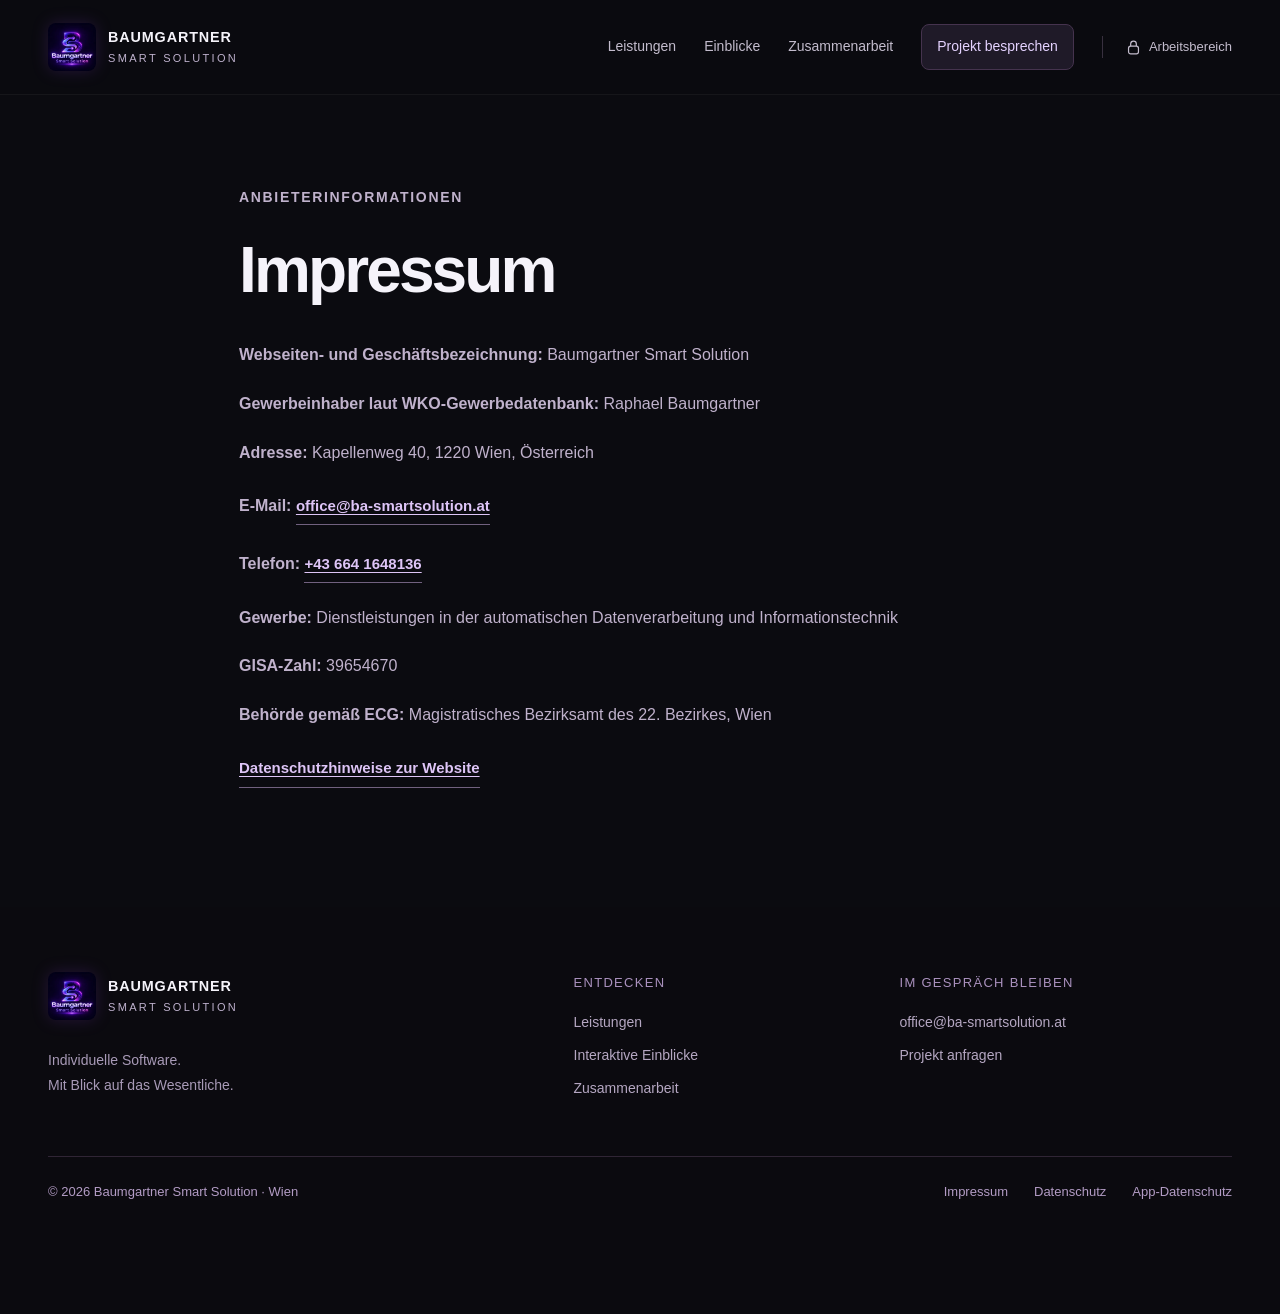
<file: impressum/index.html>
<!doctype html>
<html lang="de-AT" data-bss-public="true"><head><meta charset="utf-8"><meta name="viewport" content="width=device-width,initial-scale=1"><meta name="theme-color" content="#0b0b10"><meta name="robots" content="index,follow"><title>Impressum | Baumgartner Smart Solution</title><meta name="google-site-verification" content="pA-c0gur_8E8bolG58NgDhVEgGMbkSLI1B_qyQHLnXA"><meta name="referrer" content="strict-origin"><script src="/assets/public-config.js?v=98e39e7681a27174"></script><script type="module" src="/assets/analytics.js?v=cca6bf2f4d1f14a4"></script><meta name="description" content="Anbieter- und Kontaktinformationen von Baumgartner Smart Solution, Wien."><link rel="canonical" href="https://www.ba-smartsolution.at/impressum/"><meta property="og:title" content="Impressum | Baumgartner Smart Solution"><meta property="og:description" content="Anbieter- und Kontaktinformationen von Baumgartner Smart Solution, Wien."><meta property="og:url" content="https://www.ba-smartsolution.at/impressum/"><meta property="og:type" content="website"><link rel="icon" type="image/webp" href="/assets/bss-logo.webp?v=2179de34f382b040"><link rel="stylesheet" href="/assets/site.css?v=3e92d8ab66f64aaa"><script type="module" src="/assets/site.js?v=75fe4beefe0dc93e"></script></head><body><a class="skip-link" href="#main">Zum Inhalt</a><header class="site-header" id="siteHeader"><div class="container nav">
<a class="brand" href="/" aria-label="Baumgartner Smart Solution – Startseite"><img src="/assets/bss-logo.webp?v=2179de34f382b040" width="48" height="48" alt=""><span>BAUMGARTNER<small>SMART SOLUTION</small></span></a>
<button id="menuToggle" class="menu-toggle" type="button" aria-controls="navigation" aria-expanded="false"><span class="menu-lines" aria-hidden="true"></span><span>Menü</span></button>
<nav id="navigation" class="nav-links" aria-label="Hauptnavigation"><a href="/#leistungen">Leistungen</a><a href="/#portfolio">Einblicke</a><a href="/#ablauf">Zusammenarbeit</a><a class="nav-contact" href="/#kontakt">Projekt besprechen</a><a class="workspace-link" href="https://baumgartner-smart-solution-vorschau.acutetang2.chatgpt.site/arbeitsbereich" aria-label="Privaten BSS-Arbeitsbereich öffnen"><svg viewBox="0 0 24 24" aria-hidden="true"><rect x="5" y="10" width="14" height="11" rx="3"/><path d="M8 10V7a4 4 0 0 1 8 0v3"/></svg><span>Arbeitsbereich</span></a></nav>
</div></header><main id="main"><article class="container legal-main"><p class="eyebrow">Anbieterinformationen</p><h1>Impressum</h1><p><strong>Webseiten- und Geschäftsbezeichnung:</strong> Baumgartner Smart Solution</p><p><strong>Gewerbeinhaber laut WKO-Gewerbedatenbank:</strong> Raphael Baumgartner</p><p><strong>Adresse:</strong> Kapellenweg 40, 1220 Wien, Österreich</p><p><strong>E-Mail:</strong> <a class="text-link" href="mailto:office@ba-smartsolution.at">office@ba-smartsolution.at</a></p><p><strong>Telefon:</strong> <a class="text-link" href="tel:+436641648136">+43 664 1648136</a></p><p><strong>Gewerbe:</strong> Dienstleistungen in der automatischen Datenverarbeitung und Informationstechnik</p><p><strong>GISA-Zahl:</strong> 39654670</p><p><strong>Behörde gemäß ECG:</strong> Magistratisches Bezirksamt des 22. Bezirkes, Wien</p><p><a class="text-link" href="/datenschutz/">Datenschutzhinweise zur Website</a></p></article></main><footer class="footer"><div class="container"><div class="footer-main"><div><a class="brand" href="/" aria-label="Baumgartner Smart Solution – Startseite"><img src="/assets/bss-logo.webp?v=2179de34f382b040" width="48" height="48" alt=""><span>BAUMGARTNER<small>SMART SOLUTION</small></span></a><p>Individuelle Software.<br>Mit Blick auf das Wesentliche.</p></div><nav aria-label="Leistungen im Footer"><span>Entdecken</span><a href="/#leistungen">Leistungen</a><a href="/#portfolio">Interaktive Einblicke</a><a href="/#ablauf">Zusammenarbeit</a></nav><nav aria-label="Kontakt im Footer"><span>Im Gespräch bleiben</span><a href="mailto:office@ba-smartsolution.at">office@ba-smartsolution.at</a><a href="/#kontakt">Projekt anfragen</a></nav></div><div class="footer-bottom"><span>© <span id="year">2026</span> Baumgartner Smart Solution · Wien</span><nav aria-label="Rechtliche Informationen"><a href="/impressum/">Impressum</a><a href="/datenschutz/">Datenschutz</a><a href="/app-datenschutz/">App-Datenschutz</a></nav></div></div></footer></body></html>
</file>
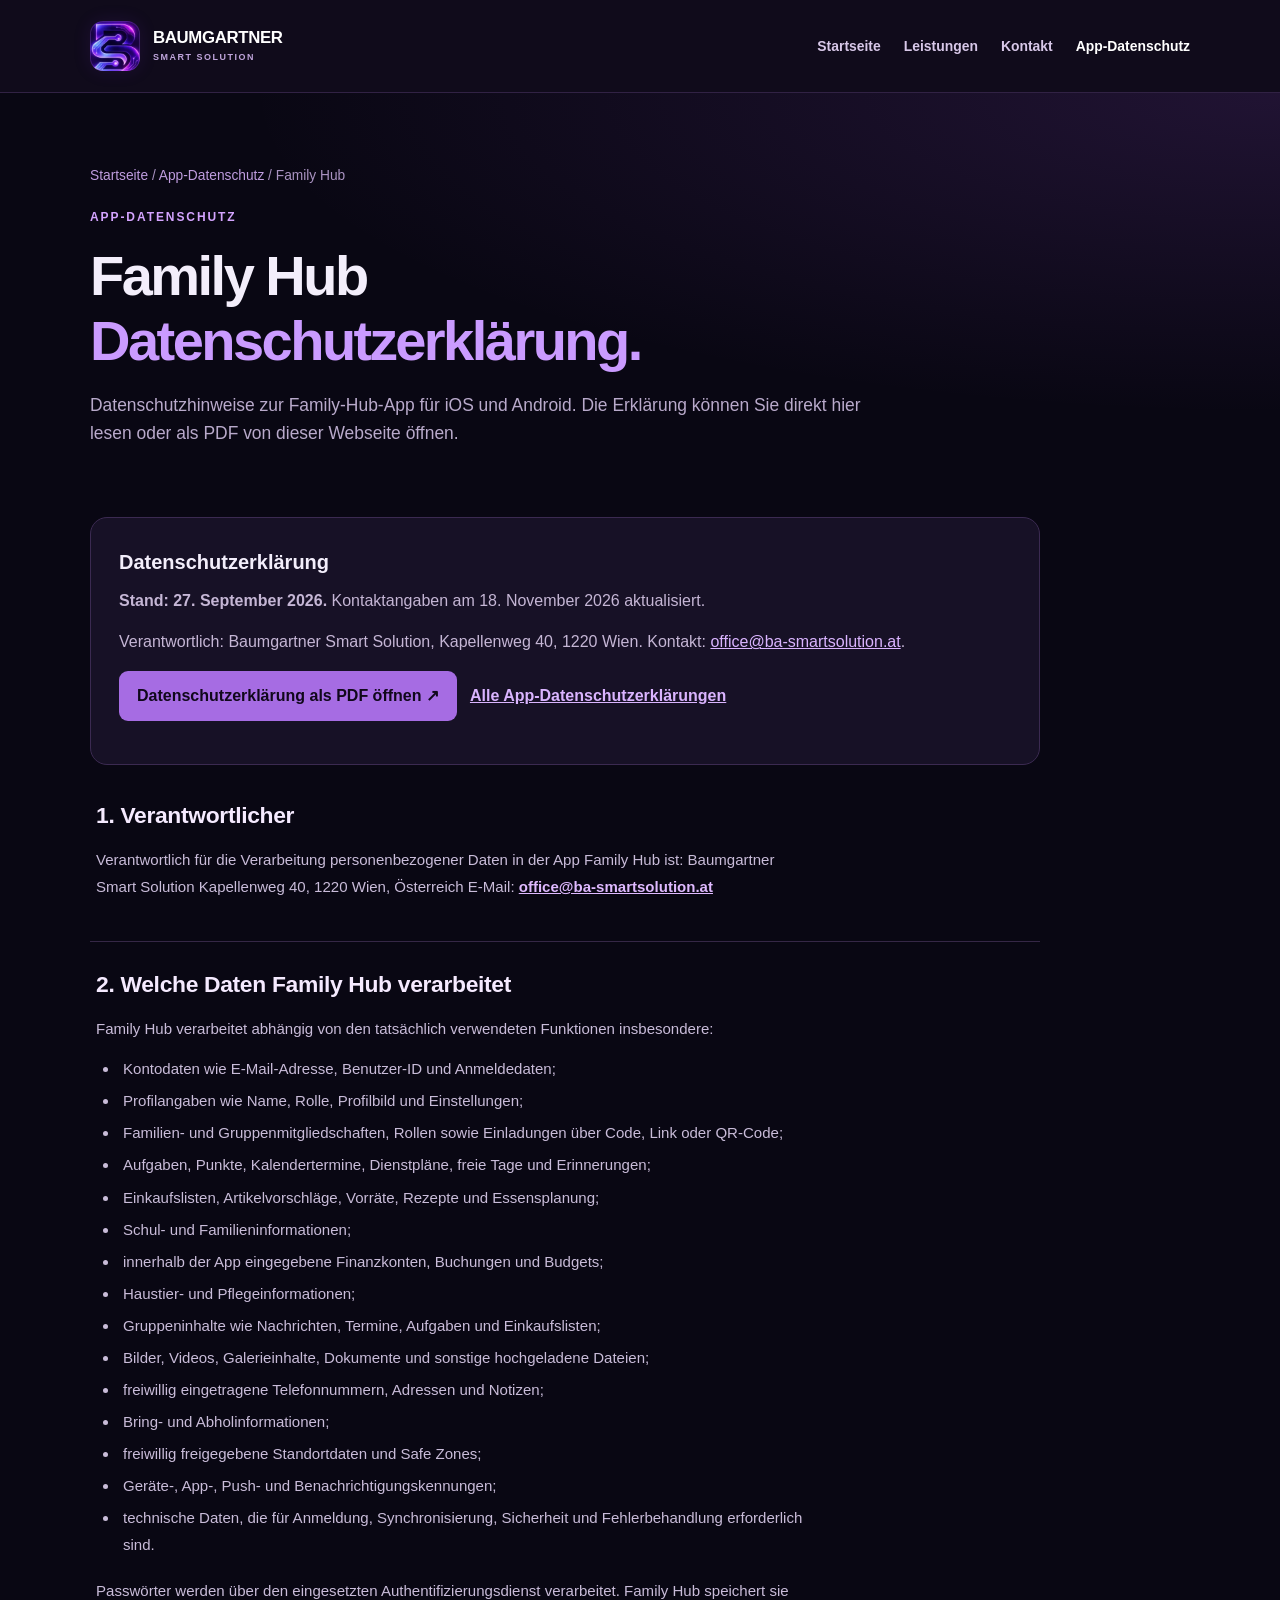
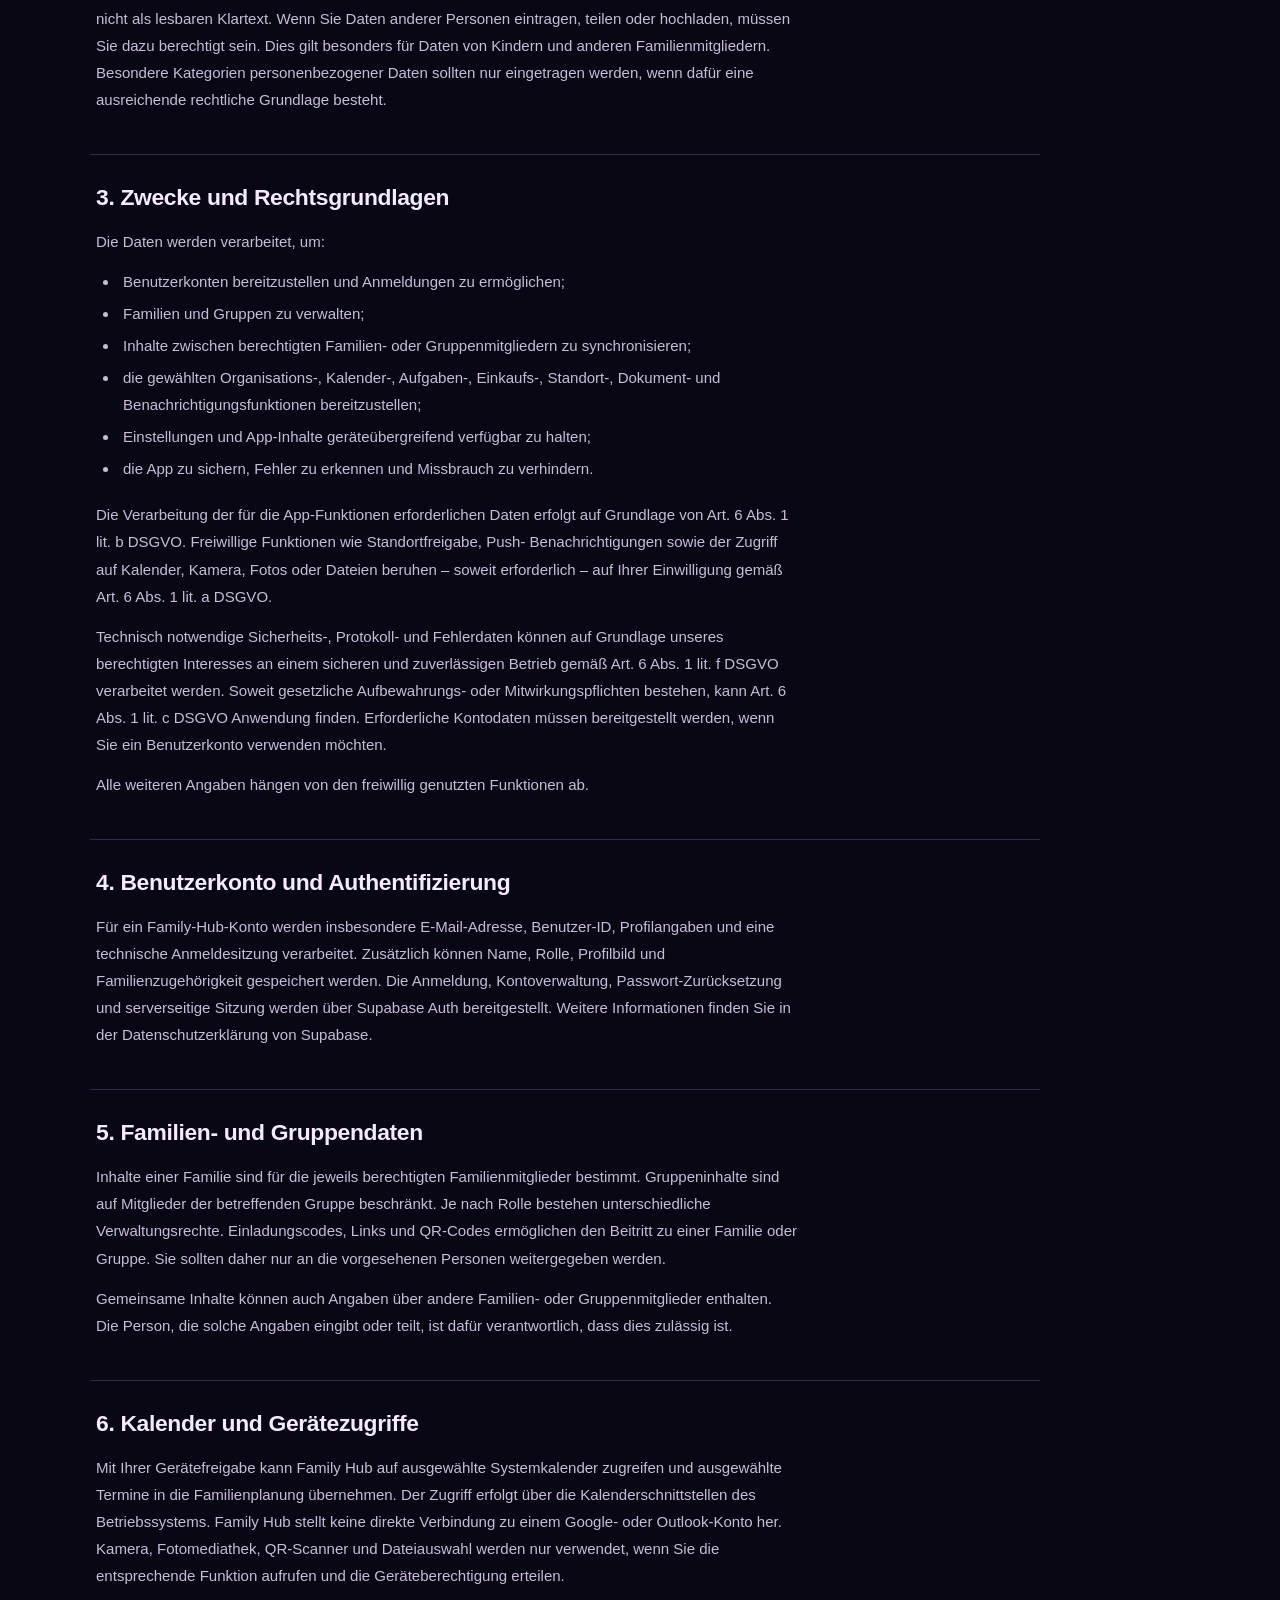
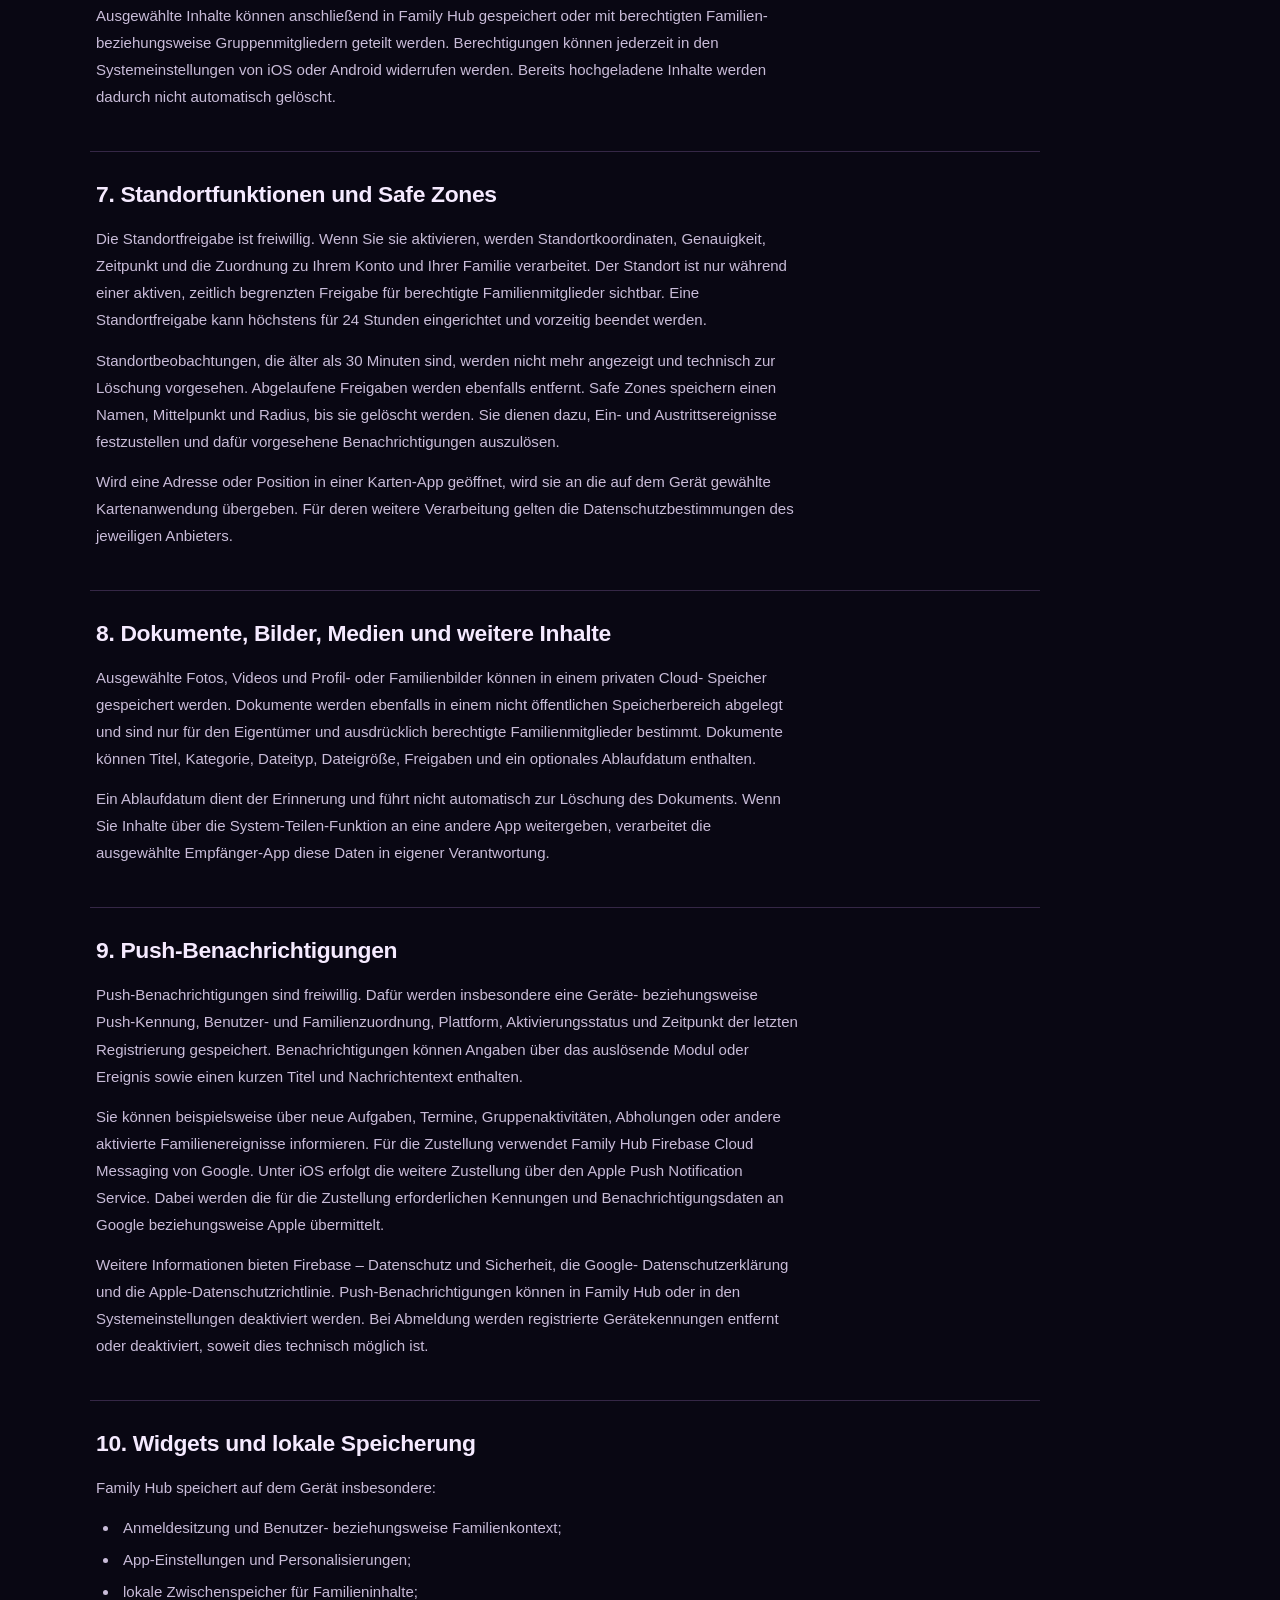
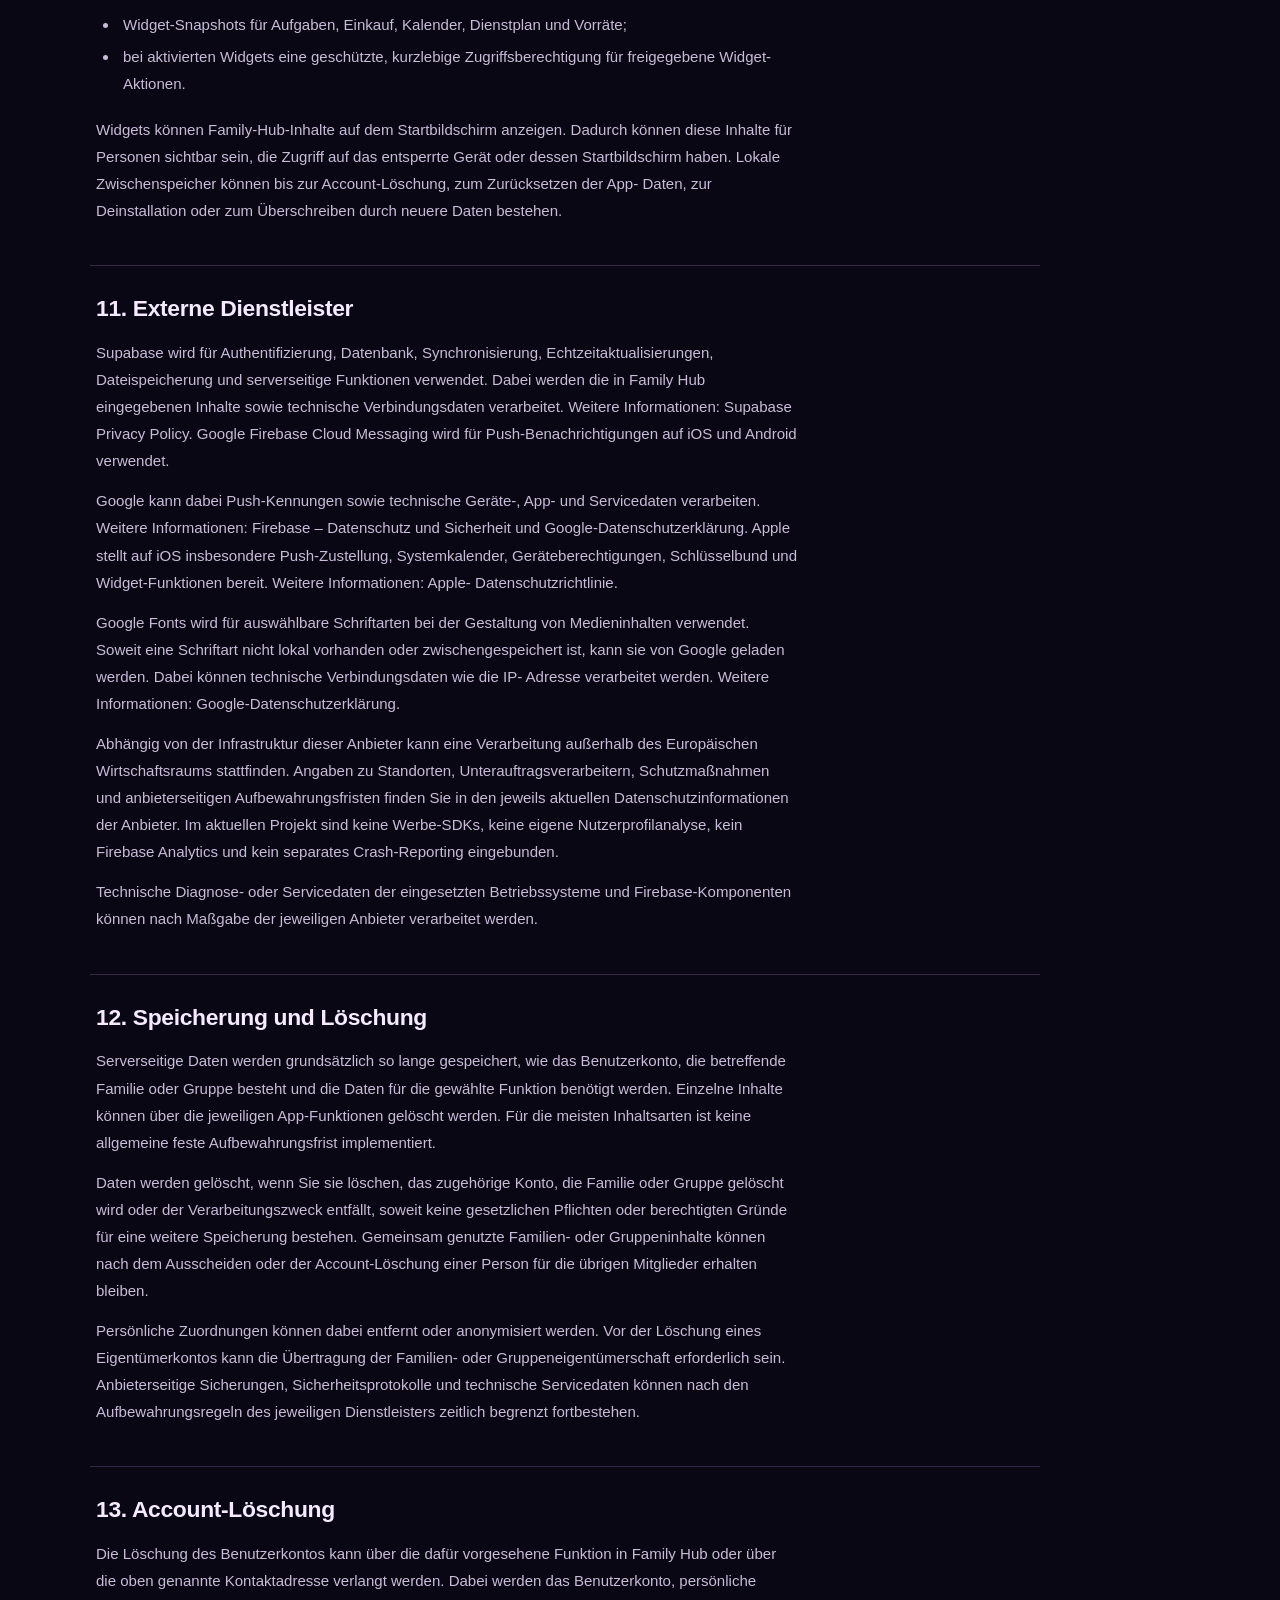
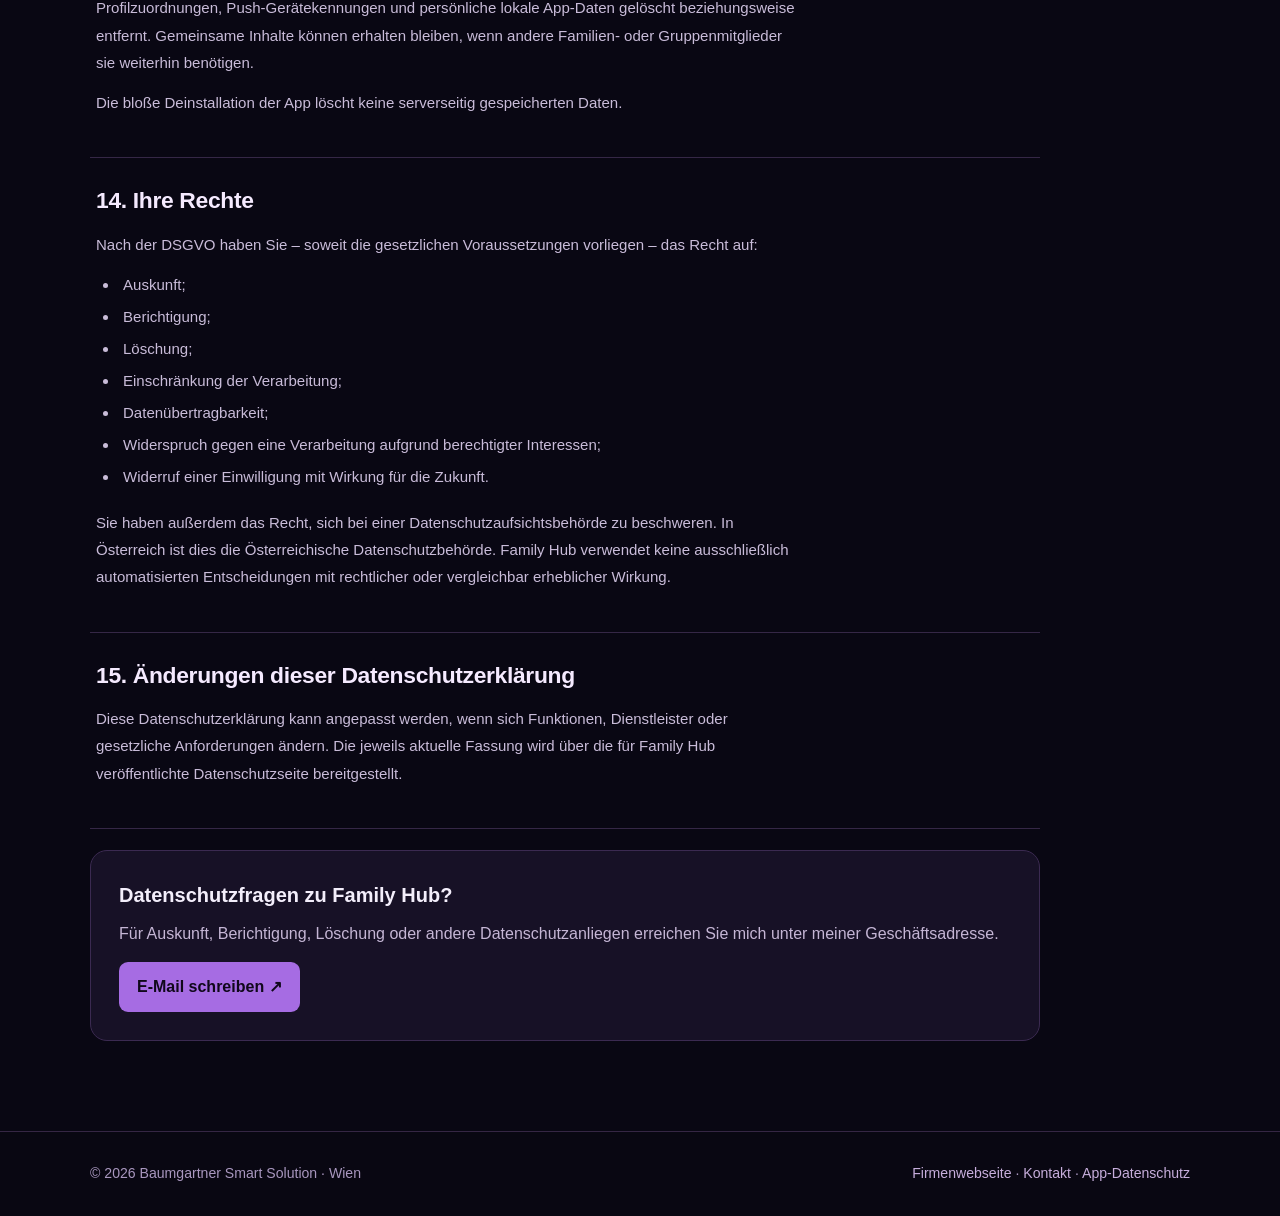
<file: app-datenschutz/family-hub/index.html>
<!doctype html>
<html lang="de-AT">
<head>
<meta charset="utf-8"><meta name="viewport" content="width=device-width,initial-scale=1">
<meta name="description" content="Family Hub – Datenschutzerklärung und Originaldokument.">
<title>Family Hub – Datenschutz | Baumgartner Smart Solution</title>
<link rel="stylesheet" href="../app-privacy.css">
<link rel="canonical" href="https://www.ba-smartsolution.at/app-datenschutz/family-hub/">
</head>
<body>
<header class="site-header"><div class="container header-inner">
<a class="brand" href="/" aria-label="Baumgartner Smart Solution – Startseite"><span class="brand-mark" aria-hidden="true"></span><span>BAUMGARTNER<small>SMART SOLUTION</small></span></a>
<nav class="nav" aria-label="Hauptnavigation"><a href="/">Startseite</a><a href="/#leistungen">Leistungen</a><a href="/#kontakt">Kontakt</a><a href="/app-datenschutz/" aria-current="page">App-Datenschutz</a></nav>
</div></header>
<section class="hero"><div class="container"><div class="breadcrumbs"><a href="/">Startseite</a> / <a href="/app-datenschutz/">App-Datenschutz</a> / Family Hub</div><p class="eyebrow">App-Datenschutz</p><h1>Family Hub <span>Datenschutzerklärung.</span></h1><p class="intro">Datenschutzhinweise zur Family-Hub-App für iOS und Android. Die Erklärung können Sie direkt hier lesen oder als PDF von dieser Webseite öffnen.</p></div></section>
<main class="main"><div class="container">
<div class="panel privacy-intro"><h2>Datenschutzerklärung</h2><p><strong>Stand: 27. September 2026.</strong> Kontaktangaben am 18. November 2026 aktualisiert.</p>
<p>Verantwortlich: Baumgartner Smart Solution, Kapellenweg 40, 1220 Wien. Kontakt: <a href="mailto:office@ba-smartsolution.at">office@ba-smartsolution.at</a>.</p>
<p><a class="btn" href="family-hub-datenschutz.pdf" target="_blank" rel="noopener noreferrer">Datenschutzerklärung als PDF öffnen ↗</a><a class="secondary-link" href="/app-datenschutz/">Alle App-Datenschutzerklärungen</a></p>
</div>
<article class="legal-article" aria-label="Vollständige Datenschutzerklärung Family Hub">
<section class="legal-section" id="abschnitt-1"><h2>1. Verantwortlicher</h2><p>Verantwortlich für die Verarbeitung personenbezogener Daten in der App Family Hub ist: Baumgartner Smart Solution Kapellenweg 40, 1220 Wien, Österreich E-Mail: <a href="mailto:office@ba-smartsolution.at">office@ba-smartsolution.at</a></p></section>
<section class="legal-section" id="abschnitt-2"><h2>2. Welche Daten Family Hub verarbeitet</h2><p>Family Hub verarbeitet abhängig von den tatsächlich verwendeten Funktionen insbesondere:</p><ul><li>Kontodaten wie E-Mail-Adresse, Benutzer-ID und Anmeldedaten;</li><li>Profilangaben wie Name, Rolle, Profilbild und Einstellungen;</li><li>Familien- und Gruppenmitgliedschaften, Rollen sowie Einladungen über Code, Link oder QR-Code;</li><li>Aufgaben, Punkte, Kalendertermine, Dienstpläne, freie Tage und Erinnerungen;</li><li>Einkaufslisten, Artikelvorschläge, Vorräte, Rezepte und Essensplanung;</li><li>Schul- und Familieninformationen;</li><li>innerhalb der App eingegebene Finanzkonten, Buchungen und Budgets;</li><li>Haustier- und Pflegeinformationen;</li><li>Gruppeninhalte wie Nachrichten, Termine, Aufgaben und Einkaufslisten;</li><li>Bilder, Videos, Galerieinhalte, Dokumente und sonstige hochgeladene Dateien;</li><li>freiwillig eingetragene Telefonnummern, Adressen und Notizen;</li><li>Bring- und Abholinformationen;</li><li>freiwillig freigegebene Standortdaten und Safe Zones;</li><li>Geräte-, App-, Push- und Benachrichtigungskennungen;</li><li>technische Daten, die für Anmeldung, Synchronisierung, Sicherheit und Fehlerbehandlung erforderlich sind.</li></ul><p>Passwörter werden über den eingesetzten Authentifizierungsdienst verarbeitet. Family Hub speichert sie nicht als lesbaren Klartext. Wenn Sie Daten anderer Personen eintragen, teilen oder hochladen, müssen Sie dazu berechtigt sein. Dies gilt besonders für Daten von Kindern und anderen Familienmitgliedern. Besondere Kategorien personenbezogener Daten sollten nur eingetragen werden, wenn dafür eine ausreichende rechtliche Grundlage besteht.</p></section>
<section class="legal-section" id="abschnitt-3"><h2>3. Zwecke und Rechtsgrundlagen</h2><p>Die Daten werden verarbeitet, um:</p><ul><li>Benutzerkonten bereitzustellen und Anmeldungen zu ermöglichen;</li><li>Familien und Gruppen zu verwalten;</li><li>Inhalte zwischen berechtigten Familien- oder Gruppenmitgliedern zu synchronisieren;</li><li>die gewählten Organisations-, Kalender-, Aufgaben-, Einkaufs-, Standort-, Dokument- und Benachrichtigungsfunktionen bereitzustellen;</li><li>Einstellungen und App-Inhalte geräteübergreifend verfügbar zu halten;</li><li>die App zu sichern, Fehler zu erkennen und Missbrauch zu verhindern.</li></ul><p>Die Verarbeitung der für die App-Funktionen erforderlichen Daten erfolgt auf Grundlage von Art. 6 Abs. 1 lit. b DSGVO. Freiwillige Funktionen wie Standortfreigabe, Push- Benachrichtigungen sowie der Zugriff auf Kalender, Kamera, Fotos oder Dateien beruhen – soweit erforderlich – auf Ihrer Einwilligung gemäß Art. 6 Abs. 1 lit. a DSGVO.</p><p>Technisch notwendige Sicherheits-, Protokoll- und Fehlerdaten können auf Grundlage unseres berechtigten Interesses an einem sicheren und zuverlässigen Betrieb gemäß Art. 6 Abs. 1 lit. f DSGVO verarbeitet werden. Soweit gesetzliche Aufbewahrungs- oder Mitwirkungspflichten bestehen, kann Art. 6 Abs. 1 lit. c DSGVO Anwendung finden. Erforderliche Kontodaten müssen bereitgestellt werden, wenn Sie ein Benutzerkonto verwenden möchten.</p><p>Alle weiteren Angaben hängen von den freiwillig genutzten Funktionen ab.</p></section>
<section class="legal-section" id="abschnitt-4"><h2>4. Benutzerkonto und Authentifizierung</h2><p>Für ein Family-Hub-Konto werden insbesondere E-Mail-Adresse, Benutzer-ID, Profilangaben und eine technische Anmeldesitzung verarbeitet. Zusätzlich können Name, Rolle, Profilbild und Familienzugehörigkeit gespeichert werden. Die Anmeldung, Kontoverwaltung, Passwort-Zurücksetzung und serverseitige Sitzung werden über Supabase Auth bereitgestellt. Weitere Informationen finden Sie in der Datenschutzerklärung von Supabase.</p></section>
<section class="legal-section" id="abschnitt-5"><h2>5. Familien- und Gruppendaten</h2><p>Inhalte einer Familie sind für die jeweils berechtigten Familienmitglieder bestimmt. Gruppeninhalte sind auf Mitglieder der betreffenden Gruppe beschränkt. Je nach Rolle bestehen unterschiedliche Verwaltungsrechte. Einladungscodes, Links und QR-Codes ermöglichen den Beitritt zu einer Familie oder Gruppe. Sie sollten daher nur an die vorgesehenen Personen weitergegeben werden.</p><p>Gemeinsame Inhalte können auch Angaben über andere Familien- oder Gruppenmitglieder enthalten. Die Person, die solche Angaben eingibt oder teilt, ist dafür verantwortlich, dass dies zulässig ist.</p></section>
<section class="legal-section" id="abschnitt-6"><h2>6. Kalender und Gerätezugriffe</h2><p>Mit Ihrer Gerätefreigabe kann Family Hub auf ausgewählte Systemkalender zugreifen und ausgewählte Termine in die Familienplanung übernehmen. Der Zugriff erfolgt über die Kalenderschnittstellen des Betriebssystems. Family Hub stellt keine direkte Verbindung zu einem Google- oder Outlook-Konto her. Kamera, Fotomediathek, QR-Scanner und Dateiauswahl werden nur verwendet, wenn Sie die entsprechende Funktion aufrufen und die Geräteberechtigung erteilen.</p><p>Ausgewählte Inhalte können anschließend in Family Hub gespeichert oder mit berechtigten Familien- beziehungsweise Gruppenmitgliedern geteilt werden. Berechtigungen können jederzeit in den Systemeinstellungen von iOS oder Android widerrufen werden. Bereits hochgeladene Inhalte werden dadurch nicht automatisch gelöscht.</p></section>
<section class="legal-section" id="abschnitt-7"><h2>7. Standortfunktionen und Safe Zones</h2><p>Die Standortfreigabe ist freiwillig. Wenn Sie sie aktivieren, werden Standortkoordinaten, Genauigkeit, Zeitpunkt und die Zuordnung zu Ihrem Konto und Ihrer Familie verarbeitet. Der Standort ist nur während einer aktiven, zeitlich begrenzten Freigabe für berechtigte Familienmitglieder sichtbar. Eine Standortfreigabe kann höchstens für 24 Stunden eingerichtet und vorzeitig beendet werden.</p><p>Standortbeobachtungen, die älter als 30 Minuten sind, werden nicht mehr angezeigt und technisch zur Löschung vorgesehen. Abgelaufene Freigaben werden ebenfalls entfernt. Safe Zones speichern einen Namen, Mittelpunkt und Radius, bis sie gelöscht werden. Sie dienen dazu, Ein- und Austrittsereignisse festzustellen und dafür vorgesehene Benachrichtigungen auszulösen.</p><p>Wird eine Adresse oder Position in einer Karten-App geöffnet, wird sie an die auf dem Gerät gewählte Kartenanwendung übergeben. Für deren weitere Verarbeitung gelten die Datenschutzbestimmungen des jeweiligen Anbieters.</p></section>
<section class="legal-section" id="abschnitt-8"><h2>8. Dokumente, Bilder, Medien und weitere Inhalte</h2><p>Ausgewählte Fotos, Videos und Profil- oder Familienbilder können in einem privaten Cloud- Speicher gespeichert werden. Dokumente werden ebenfalls in einem nicht öffentlichen Speicherbereich abgelegt und sind nur für den Eigentümer und ausdrücklich berechtigte Familienmitglieder bestimmt. Dokumente können Titel, Kategorie, Dateityp, Dateigröße, Freigaben und ein optionales Ablaufdatum enthalten.</p><p>Ein Ablaufdatum dient der Erinnerung und führt nicht automatisch zur Löschung des Dokuments. Wenn Sie Inhalte über die System-Teilen-Funktion an eine andere App weitergeben, verarbeitet die ausgewählte Empfänger-App diese Daten in eigener Verantwortung.</p></section>
<section class="legal-section" id="abschnitt-9"><h2>9. Push-Benachrichtigungen</h2><p>Push-Benachrichtigungen sind freiwillig. Dafür werden insbesondere eine Geräte- beziehungsweise Push-Kennung, Benutzer- und Familienzuordnung, Plattform, Aktivierungsstatus und Zeitpunkt der letzten Registrierung gespeichert. Benachrichtigungen können Angaben über das auslösende Modul oder Ereignis sowie einen kurzen Titel und Nachrichtentext enthalten.</p><p>Sie können beispielsweise über neue Aufgaben, Termine, Gruppenaktivitäten, Abholungen oder andere aktivierte Familienereignisse informieren. Für die Zustellung verwendet Family Hub Firebase Cloud Messaging von Google. Unter iOS erfolgt die weitere Zustellung über den Apple Push Notification Service. Dabei werden die für die Zustellung erforderlichen Kennungen und Benachrichtigungsdaten an Google beziehungsweise Apple übermittelt.</p><p>Weitere Informationen bieten Firebase – Datenschutz und Sicherheit, die Google- Datenschutzerklärung und die Apple-Datenschutzrichtlinie. Push-Benachrichtigungen können in Family Hub oder in den Systemeinstellungen deaktiviert werden. Bei Abmeldung werden registrierte Gerätekennungen entfernt oder deaktiviert, soweit dies technisch möglich ist.</p></section>
<section class="legal-section" id="abschnitt-10"><h2>10. Widgets und lokale Speicherung</h2><p>Family Hub speichert auf dem Gerät insbesondere:</p><ul><li>Anmeldesitzung und Benutzer- beziehungsweise Familienkontext;</li><li>App-Einstellungen und Personalisierungen;</li><li>lokale Zwischenspeicher für Familieninhalte;</li><li>Widget-Snapshots für Aufgaben, Einkauf, Kalender, Dienstplan und Vorräte;</li><li>bei aktivierten Widgets eine geschützte, kurzlebige Zugriffsberechtigung für freigegebene Widget-Aktionen.</li></ul><p>Widgets können Family-Hub-Inhalte auf dem Startbildschirm anzeigen. Dadurch können diese Inhalte für Personen sichtbar sein, die Zugriff auf das entsperrte Gerät oder dessen Startbildschirm haben. Lokale Zwischenspeicher können bis zur Account-Löschung, zum Zurücksetzen der App- Daten, zur Deinstallation oder zum Überschreiben durch neuere Daten bestehen.</p></section>
<section class="legal-section" id="abschnitt-11"><h2>11. Externe Dienstleister</h2><p>Supabase wird für Authentifizierung, Datenbank, Synchronisierung, Echtzeitaktualisierungen, Dateispeicherung und serverseitige Funktionen verwendet. Dabei werden die in Family Hub eingegebenen Inhalte sowie technische Verbindungsdaten verarbeitet. Weitere Informationen: Supabase Privacy Policy. Google Firebase Cloud Messaging wird für Push-Benachrichtigungen auf iOS und Android verwendet.</p><p>Google kann dabei Push-Kennungen sowie technische Geräte-, App- und Servicedaten verarbeiten. Weitere Informationen: Firebase – Datenschutz und Sicherheit und Google-Datenschutzerklärung. Apple stellt auf iOS insbesondere Push-Zustellung, Systemkalender, Geräteberechtigungen, Schlüsselbund und Widget-Funktionen bereit. Weitere Informationen: Apple- Datenschutzrichtlinie.</p><p>Google Fonts wird für auswählbare Schriftarten bei der Gestaltung von Medieninhalten verwendet. Soweit eine Schriftart nicht lokal vorhanden oder zwischengespeichert ist, kann sie von Google geladen werden. Dabei können technische Verbindungsdaten wie die IP- Adresse verarbeitet werden. Weitere Informationen: Google-Datenschutzerklärung.</p><p>Abhängig von der Infrastruktur dieser Anbieter kann eine Verarbeitung außerhalb des Europäischen Wirtschaftsraums stattfinden. Angaben zu Standorten, Unterauftragsverarbeitern, Schutzmaßnahmen und anbieterseitigen Aufbewahrungsfristen finden Sie in den jeweils aktuellen Datenschutzinformationen der Anbieter. Im aktuellen Projekt sind keine Werbe-SDKs, keine eigene Nutzerprofilanalyse, kein Firebase Analytics und kein separates Crash-Reporting eingebunden.</p><p>Technische Diagnose- oder Servicedaten der eingesetzten Betriebssysteme und Firebase-Komponenten können nach Maßgabe der jeweiligen Anbieter verarbeitet werden.</p></section>
<section class="legal-section" id="abschnitt-12"><h2>12. Speicherung und Löschung</h2><p>Serverseitige Daten werden grundsätzlich so lange gespeichert, wie das Benutzerkonto, die betreffende Familie oder Gruppe besteht und die Daten für die gewählte Funktion benötigt werden. Einzelne Inhalte können über die jeweiligen App-Funktionen gelöscht werden. Für die meisten Inhaltsarten ist keine allgemeine feste Aufbewahrungsfrist implementiert.</p><p>Daten werden gelöscht, wenn Sie sie löschen, das zugehörige Konto, die Familie oder Gruppe gelöscht wird oder der Verarbeitungszweck entfällt, soweit keine gesetzlichen Pflichten oder berechtigten Gründe für eine weitere Speicherung bestehen. Gemeinsam genutzte Familien- oder Gruppeninhalte können nach dem Ausscheiden oder der Account-Löschung einer Person für die übrigen Mitglieder erhalten bleiben.</p><p>Persönliche Zuordnungen können dabei entfernt oder anonymisiert werden. Vor der Löschung eines Eigentümerkontos kann die Übertragung der Familien- oder Gruppeneigentümerschaft erforderlich sein. Anbieterseitige Sicherungen, Sicherheitsprotokolle und technische Servicedaten können nach den Aufbewahrungsregeln des jeweiligen Dienstleisters zeitlich begrenzt fortbestehen.</p></section>
<section class="legal-section" id="abschnitt-13"><h2>13. Account-Löschung</h2><p>Die Löschung des Benutzerkontos kann über die dafür vorgesehene Funktion in Family Hub oder über die oben genannte Kontaktadresse verlangt werden. Dabei werden das Benutzerkonto, persönliche Profilzuordnungen, Push-Gerätekennungen und persönliche lokale App-Daten gelöscht beziehungsweise entfernt. Gemeinsame Inhalte können erhalten bleiben, wenn andere Familien- oder Gruppenmitglieder sie weiterhin benötigen.</p><p>Die bloße Deinstallation der App löscht keine serverseitig gespeicherten Daten.</p></section>
<section class="legal-section" id="abschnitt-14"><h2>14. Ihre Rechte</h2><p>Nach der DSGVO haben Sie – soweit die gesetzlichen Voraussetzungen vorliegen – das Recht auf:</p><ul><li>Auskunft;</li><li>Berichtigung;</li><li>Löschung;</li><li>Einschränkung der Verarbeitung;</li><li>Datenübertragbarkeit;</li><li>Widerspruch gegen eine Verarbeitung aufgrund berechtigter Interessen;</li><li>Widerruf einer Einwilligung mit Wirkung für die Zukunft.</li></ul><p>Sie haben außerdem das Recht, sich bei einer Datenschutzaufsichtsbehörde zu beschweren. In Österreich ist dies die Österreichische Datenschutzbehörde. Family Hub verwendet keine ausschließlich automatisierten Entscheidungen mit rechtlicher oder vergleichbar erheblicher Wirkung.</p></section>
<section class="legal-section" id="abschnitt-15"><h2>15. Änderungen dieser Datenschutzerklärung</h2><p>Diese Datenschutzerklärung kann angepasst werden, wenn sich Funktionen, Dienstleister oder gesetzliche Anforderungen ändern. Die jeweils aktuelle Fassung wird über die für Family Hub veröffentlichte Datenschutzseite bereitgestellt.</p></section>
</article>
<div class="panel"><h2>Datenschutzfragen zu Family Hub?</h2><p>Für Auskunft, Berichtigung, Löschung oder andere Datenschutzanliegen erreichen Sie mich unter meiner Geschäftsadresse.</p><a class="btn" href="mailto:office@ba-smartsolution.at">E-Mail schreiben ↗</a></div>
</div></main>
<footer class="footer"><div class="container footer-inner"><span>© <span id="year">2026</span> Baumgartner Smart Solution · Wien</span><div><a href="/">Firmenwebseite</a> · <a href="mailto:office@ba-smartsolution.at">Kontakt</a> · <a href="/app-datenschutz/">App-Datenschutz</a></div></div></footer><script>document.getElementById('year').textContent=new Date().getFullYear();</script></body></html>
</file>
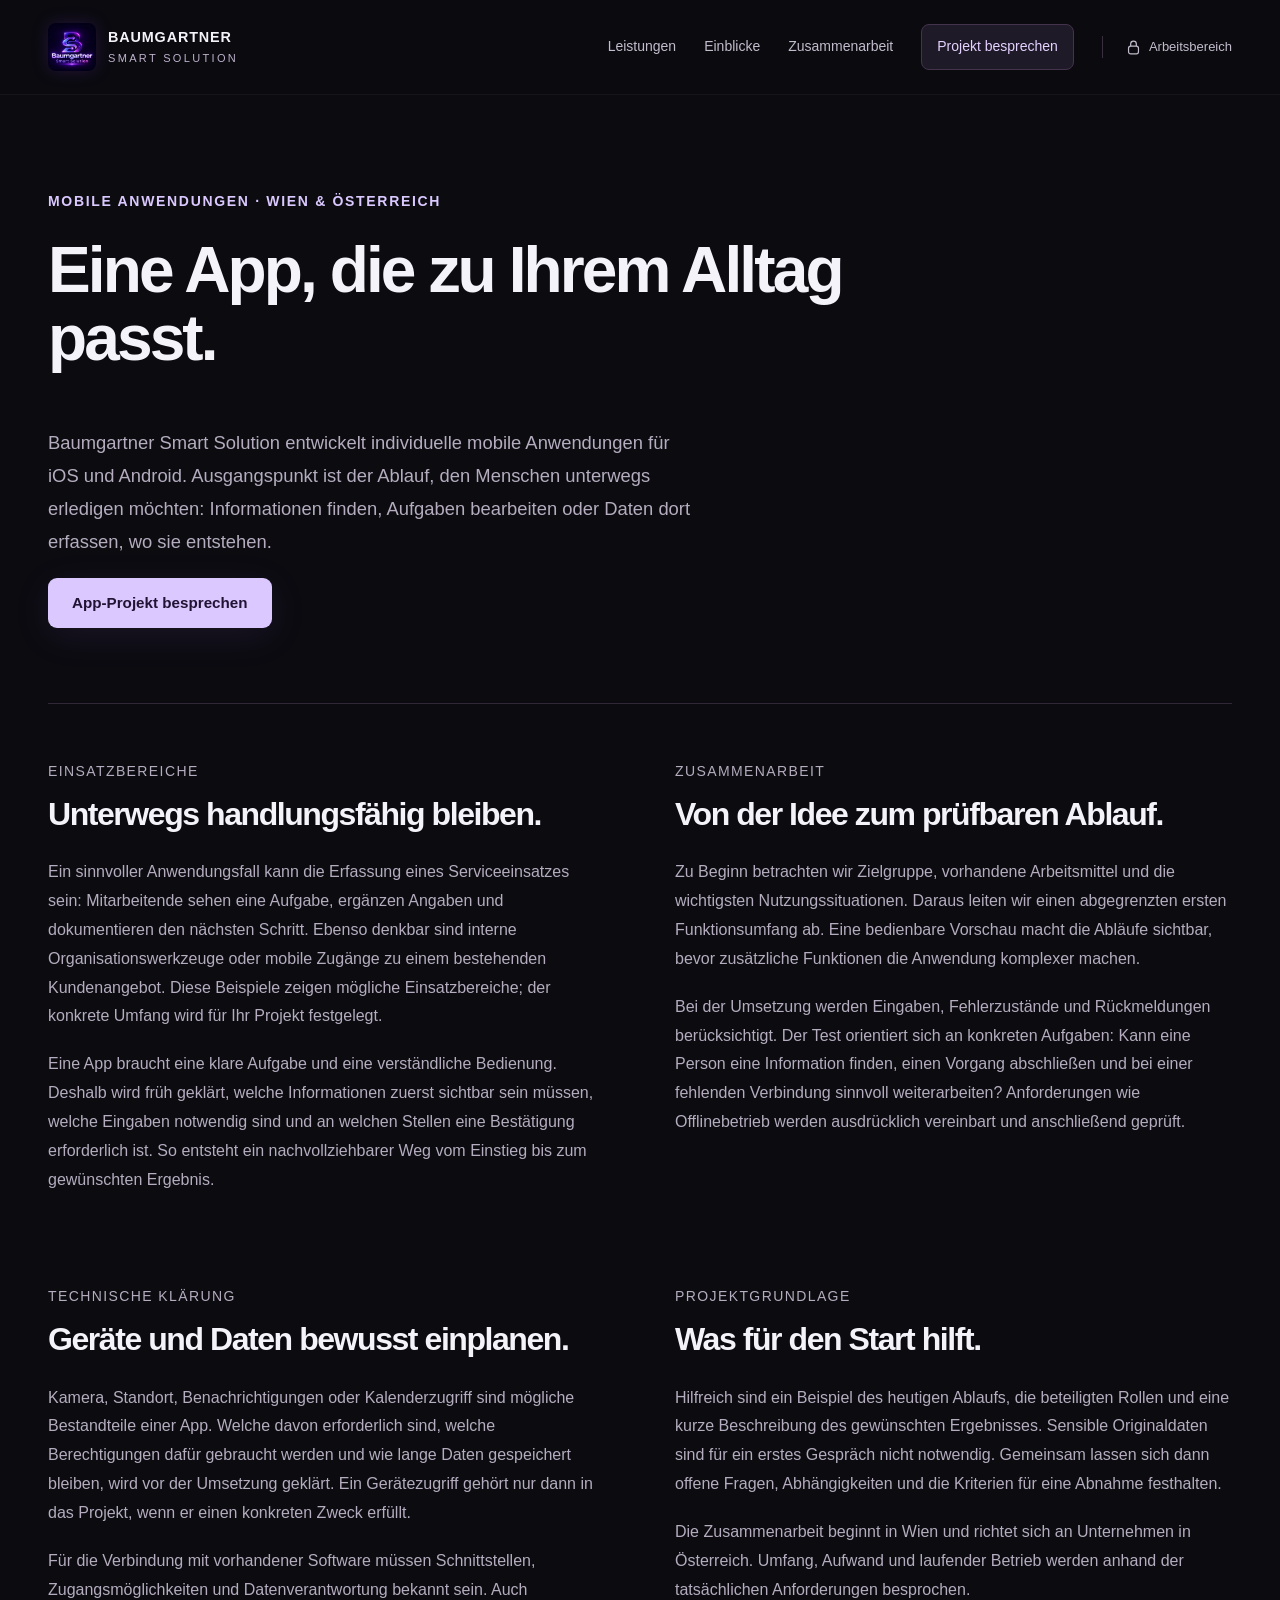
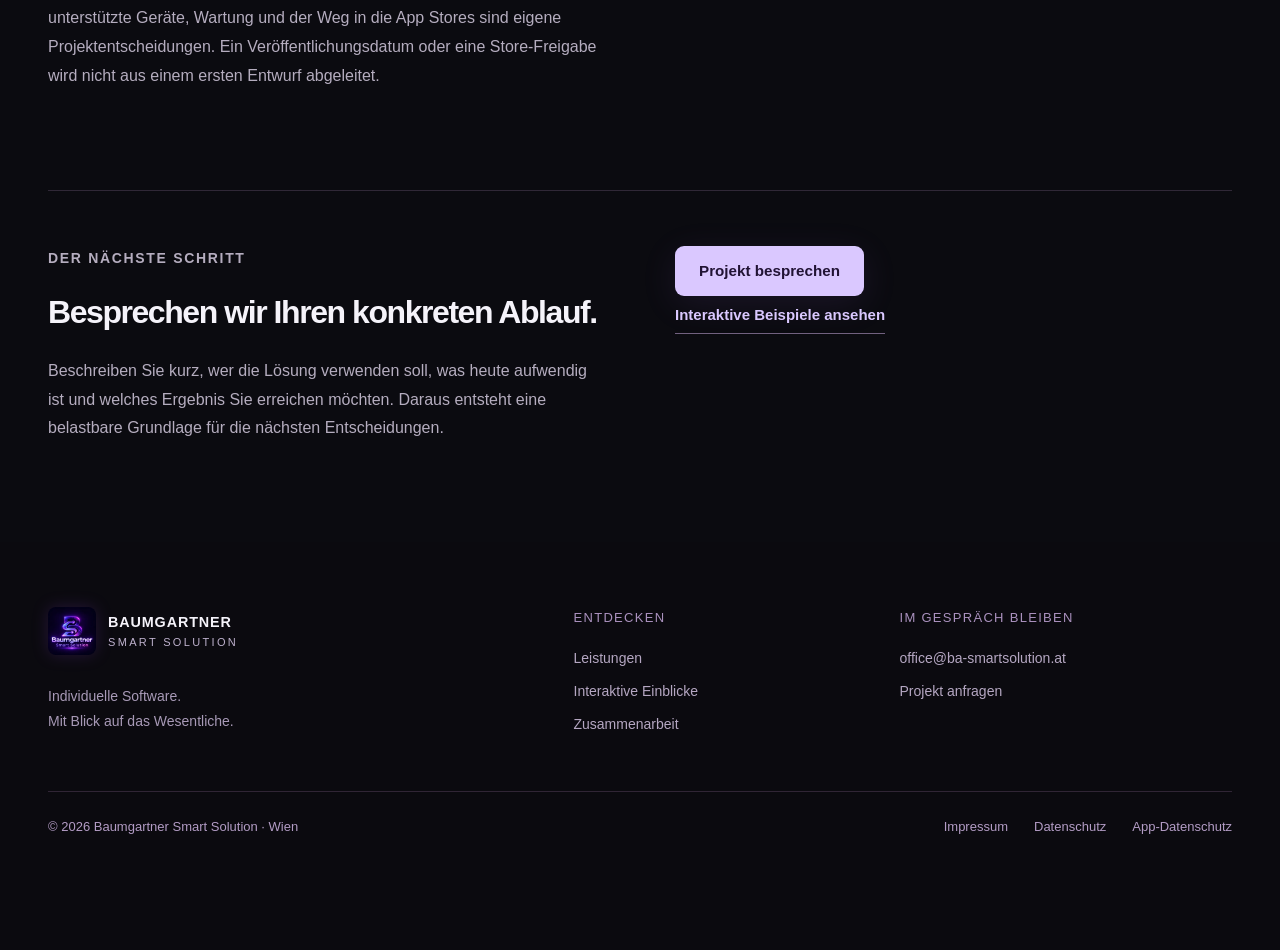
<file: leistungen/app-entwicklung/index.html>
<!doctype html>
<html lang="de-AT" data-bss-public="true"><head><meta charset="utf-8"><meta name="viewport" content="width=device-width,initial-scale=1"><meta name="theme-color" content="#0b0b10"><meta name="robots" content="index,follow"><title>App-Entwicklung in Wien | Baumgartner Smart Solution</title><meta name="google-site-verification" content="pA-c0gur_8E8bolG58NgDhVEgGMbkSLI1B_qyQHLnXA"><meta name="referrer" content="strict-origin"><script src="/assets/public-config.js?v=98e39e7681a27174"></script><script type="module" src="/assets/analytics.js?v=cca6bf2f4d1f14a4"></script><meta name="description" content="Individuelle Apps für iOS und Android: mobile Abläufe, verständliche Bedienung und ein klar vereinbarter Funktionsumfang. Baumgartner Smart Solution aus Wien."><link rel="canonical" href="https://www.ba-smartsolution.at/leistungen/app-entwicklung/"><meta property="og:title" content="App-Entwicklung in Wien | Baumgartner Smart Solution"><meta property="og:description" content="Individuelle Apps für iOS und Android: mobile Abläufe, verständliche Bedienung und ein klar vereinbarter Funktionsumfang. Baumgartner Smart Solution aus Wien."><meta property="og:url" content="https://www.ba-smartsolution.at/leistungen/app-entwicklung/"><meta property="og:type" content="website"><link rel="icon" type="image/webp" href="/assets/bss-logo.webp?v=2179de34f382b040"><link rel="stylesheet" href="/assets/site.css?v=3e92d8ab66f64aaa"><script type="module" src="/assets/site.js?v=75fe4beefe0dc93e"></script></head><body><a class="skip-link" href="#main">Zum Inhalt</a><header class="site-header" id="siteHeader"><div class="container nav">
<a class="brand" href="/" aria-label="Baumgartner Smart Solution – Startseite"><img src="/assets/bss-logo.webp?v=2179de34f382b040" width="48" height="48" alt=""><span>BAUMGARTNER<small>SMART SOLUTION</small></span></a>
<button id="menuToggle" class="menu-toggle" type="button" aria-controls="navigation" aria-expanded="false"><span class="menu-lines" aria-hidden="true"></span><span>Menü</span></button>
<nav id="navigation" class="nav-links" aria-label="Hauptnavigation"><a href="/#leistungen">Leistungen</a><a href="/#portfolio">Einblicke</a><a href="/#ablauf">Zusammenarbeit</a><a class="nav-contact" href="/#kontakt">Projekt besprechen</a><a class="workspace-link" href="https://baumgartner-smart-solution-vorschau.acutetang2.chatgpt.site/arbeitsbereich" aria-label="Privaten BSS-Arbeitsbereich öffnen"><svg viewBox="0 0 24 24" aria-hidden="true"><rect x="5" y="10" width="14" height="11" rx="3"/><path d="M8 10V7a4 4 0 0 1 8 0v3"/></svg><span>Arbeitsbereich</span></a></nav>
</div></header><main id="main"><div class="container"><section class="service-page-hero"><p class="eyebrow">Mobile Anwendungen · Wien & Österreich</p><h1>Eine App, die zu Ihrem Alltag passt.</h1><p>Baumgartner Smart Solution entwickelt individuelle mobile Anwendungen für iOS und Android. Ausgangspunkt ist der Ablauf, den Menschen unterwegs erledigen möchten: Informationen finden, Aufgaben bearbeiten oder Daten dort erfassen, wo sie entstehen.</p><a class="button button-primary" href="/#kontakt">App-Projekt besprechen</a></section><div class="service-detail-grid"><section><p class="category">Einsatzbereiche</p><h2>Unterwegs handlungsfähig bleiben.</h2><p>Ein sinnvoller Anwendungsfall kann die Erfassung eines Serviceeinsatzes sein: Mitarbeitende sehen eine Aufgabe, ergänzen Angaben und dokumentieren den nächsten Schritt. Ebenso denkbar sind interne Organisationswerkzeuge oder mobile Zugänge zu einem bestehenden Kundenangebot. Diese Beispiele zeigen mögliche Einsatzbereiche; der konkrete Umfang wird für Ihr Projekt festgelegt.</p><p>Eine App braucht eine klare Aufgabe und eine verständliche Bedienung. Deshalb wird früh geklärt, welche Informationen zuerst sichtbar sein müssen, welche Eingaben notwendig sind und an welchen Stellen eine Bestätigung erforderlich ist. So entsteht ein nachvollziehbarer Weg vom Einstieg bis zum gewünschten Ergebnis.</p></section><section><p class="category">Zusammenarbeit</p><h2>Von der Idee zum prüfbaren Ablauf.</h2><p>Zu Beginn betrachten wir Zielgruppe, vorhandene Arbeitsmittel und die wichtigsten Nutzungssituationen. Daraus leiten wir einen abgegrenzten ersten Funktionsumfang ab. Eine bedienbare Vorschau macht die Abläufe sichtbar, bevor zusätzliche Funktionen die Anwendung komplexer machen.</p><p>Bei der Umsetzung werden Eingaben, Fehlerzustände und Rückmeldungen berücksichtigt. Der Test orientiert sich an konkreten Aufgaben: Kann eine Person eine Information finden, einen Vorgang abschließen und bei einer fehlenden Verbindung sinnvoll weiterarbeiten? Anforderungen wie Offlinebetrieb werden ausdrücklich vereinbart und anschließend geprüft.</p></section><section><p class="category">Technische Klärung</p><h2>Geräte und Daten bewusst einplanen.</h2><p>Kamera, Standort, Benachrichtigungen oder Kalenderzugriff sind mögliche Bestandteile einer App. Welche davon erforderlich sind, welche Berechtigungen dafür gebraucht werden und wie lange Daten gespeichert bleiben, wird vor der Umsetzung geklärt. Ein Gerätezugriff gehört nur dann in das Projekt, wenn er einen konkreten Zweck erfüllt.</p><p>Für die Verbindung mit vorhandener Software müssen Schnittstellen, Zugangsmöglichkeiten und Datenverantwortung bekannt sein. Auch unterstützte Geräte, Wartung und der Weg in die App Stores sind eigene Projektentscheidungen. Ein Veröffentlichungsdatum oder eine Store-Freigabe wird nicht aus einem ersten Entwurf abgeleitet.</p></section><section><p class="category">Projektgrundlage</p><h2>Was für den Start hilft.</h2><p>Hilfreich sind ein Beispiel des heutigen Ablaufs, die beteiligten Rollen und eine kurze Beschreibung des gewünschten Ergebnisses. Sensible Originaldaten sind für ein erstes Gespräch nicht notwendig. Gemeinsam lassen sich dann offene Fragen, Abhängigkeiten und die Kriterien für eine Abnahme festhalten.</p><p>Die Zusammenarbeit beginnt in Wien und richtet sich an Unternehmen in Österreich. Umfang, Aufwand und laufender Betrieb werden anhand der tatsächlichen Anforderungen besprochen.</p></section></div><section class="service-detail-grid"><div><p class="eyebrow">Der nächste Schritt</p><h2>Besprechen wir Ihren konkreten Ablauf.</h2><p>Beschreiben Sie kurz, wer die Lösung verwenden soll, was heute aufwendig ist und welches Ergebnis Sie erreichen möchten. Daraus entsteht eine belastbare Grundlage für die nächsten Entscheidungen.</p></div><div><a class="button button-primary" href="/#kontakt">Projekt besprechen</a><p><a class="text-link" href="/#portfolio">Interaktive Beispiele ansehen</a></p></div></section></div></main><footer class="footer"><div class="container"><div class="footer-main"><div><a class="brand" href="/" aria-label="Baumgartner Smart Solution – Startseite"><img src="/assets/bss-logo.webp?v=2179de34f382b040" width="48" height="48" alt=""><span>BAUMGARTNER<small>SMART SOLUTION</small></span></a><p>Individuelle Software.<br>Mit Blick auf das Wesentliche.</p></div><nav aria-label="Leistungen im Footer"><span>Entdecken</span><a href="/#leistungen">Leistungen</a><a href="/#portfolio">Interaktive Einblicke</a><a href="/#ablauf">Zusammenarbeit</a></nav><nav aria-label="Kontakt im Footer"><span>Im Gespräch bleiben</span><a href="mailto:office@ba-smartsolution.at">office@ba-smartsolution.at</a><a href="/#kontakt">Projekt anfragen</a></nav></div><div class="footer-bottom"><span>© <span id="year">2026</span> Baumgartner Smart Solution · Wien</span><nav aria-label="Rechtliche Informationen"><a href="/impressum/">Impressum</a><a href="/datenschutz/">Datenschutz</a><a href="/app-datenschutz/">App-Datenschutz</a></nav></div></div></footer></body></html>
</file>
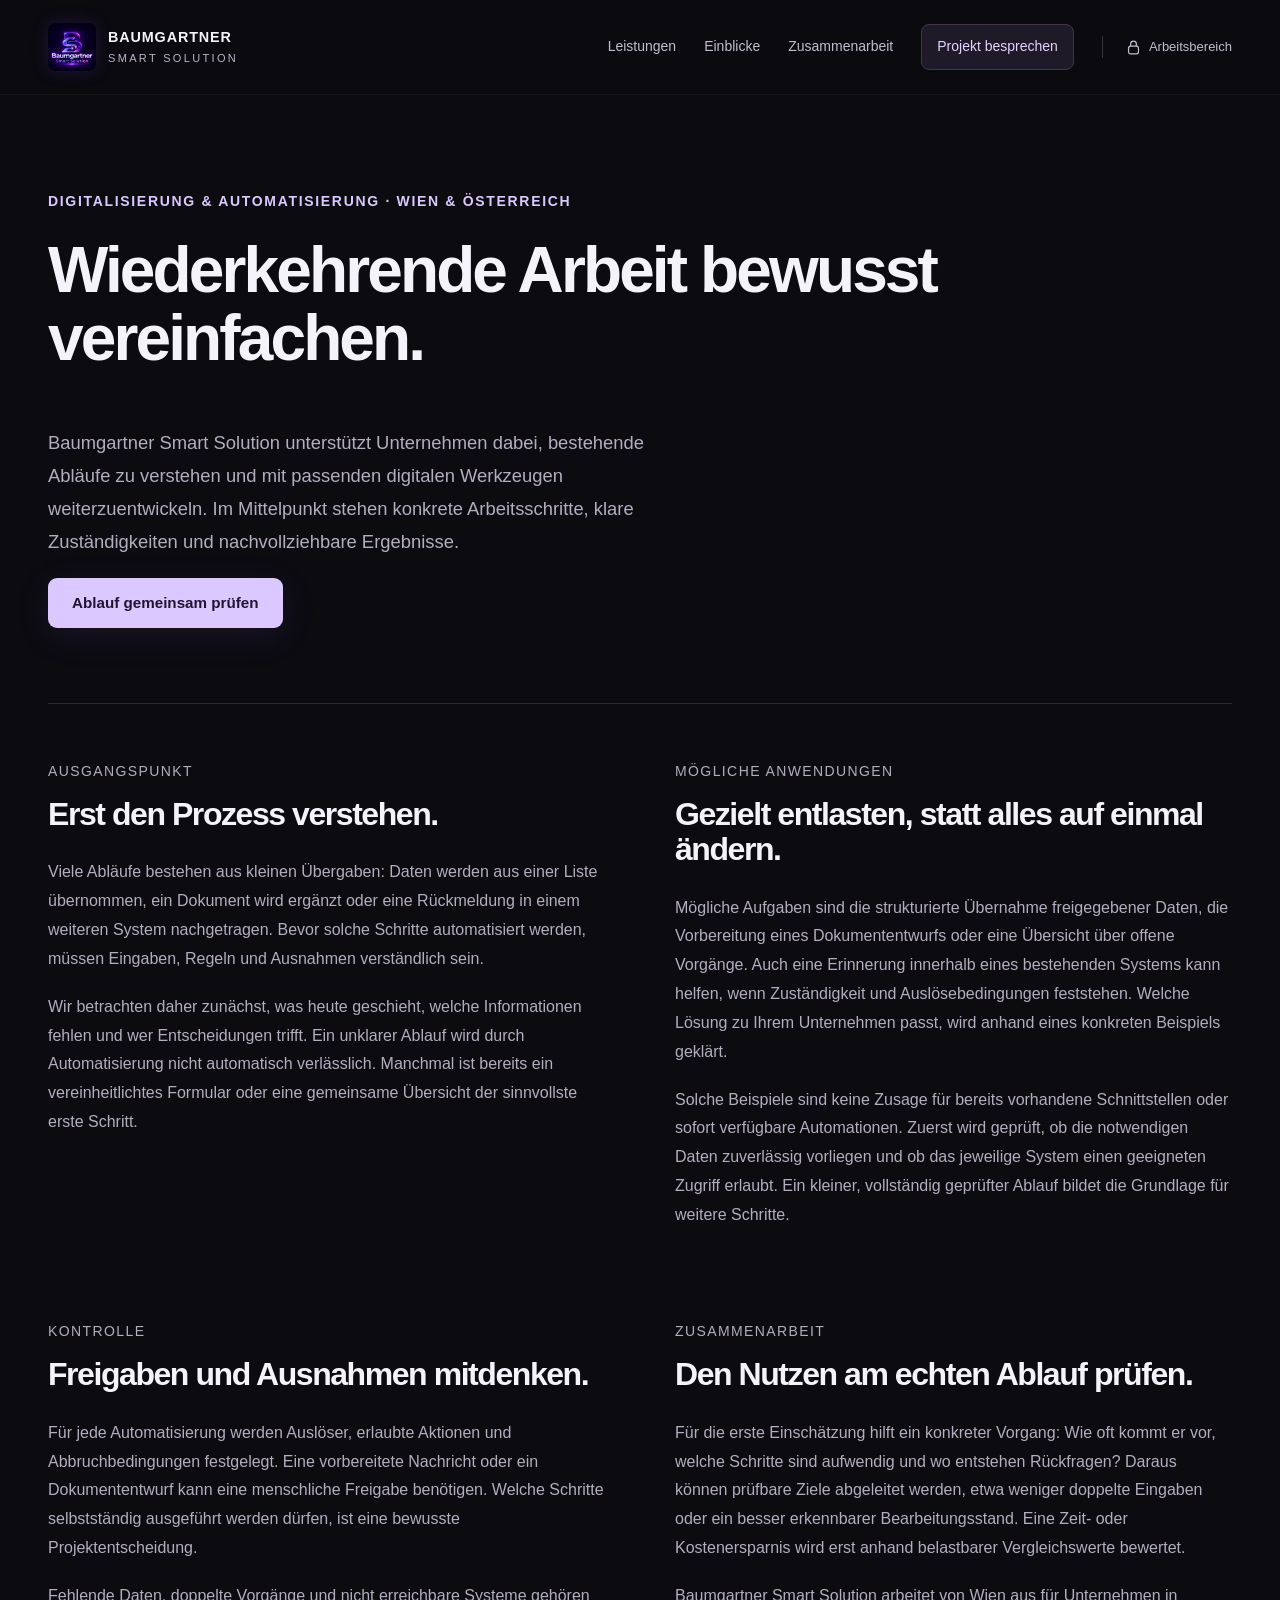
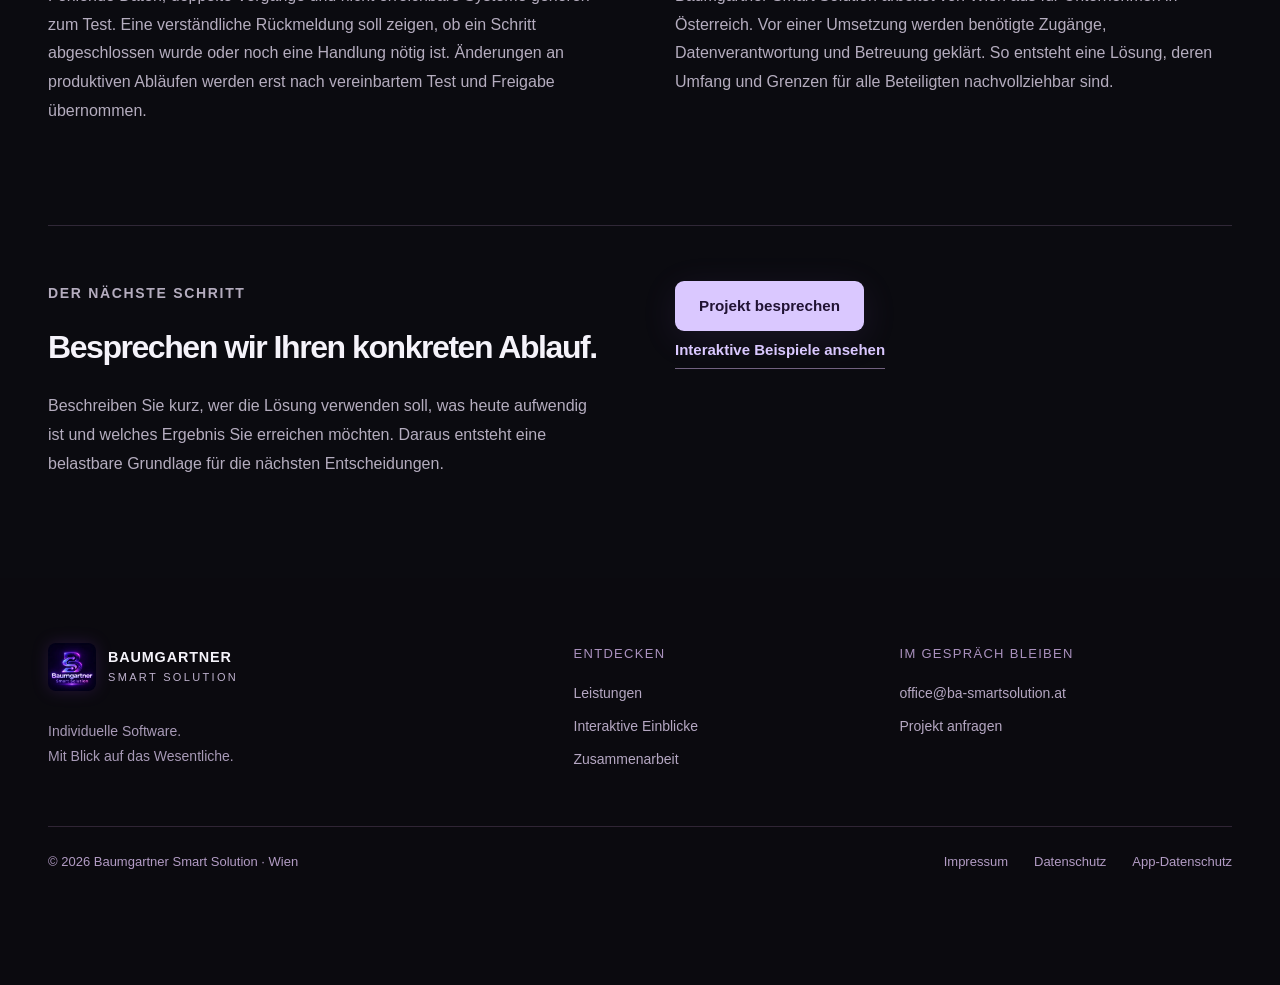
<file: leistungen/automatisierung/index.html>
<!doctype html>
<html lang="de-AT" data-bss-public="true"><head><meta charset="utf-8"><meta name="viewport" content="width=device-width,initial-scale=1"><meta name="theme-color" content="#0b0b10"><meta name="robots" content="index,follow"><title>Digitalisierung &amp; Automatisierung in Wien | Baumgartner Smart Solution</title><meta name="google-site-verification" content="pA-c0gur_8E8bolG58NgDhVEgGMbkSLI1B_qyQHLnXA"><meta name="referrer" content="strict-origin"><script src="/assets/public-config.js?v=98e39e7681a27174"></script><script type="module" src="/assets/analytics.js?v=cca6bf2f4d1f14a4"></script><meta name="description" content="Wiederkehrende Abläufe prüfen und gezielt vereinfachen: individuelle Software, klare Freigaben und nachvollziehbare Automatisierung für Unternehmen."><link rel="canonical" href="https://www.ba-smartsolution.at/leistungen/automatisierung/"><meta property="og:title" content="Digitalisierung &amp; Automatisierung in Wien | Baumgartner Smart Solution"><meta property="og:description" content="Wiederkehrende Abläufe prüfen und gezielt vereinfachen: individuelle Software, klare Freigaben und nachvollziehbare Automatisierung für Unternehmen."><meta property="og:url" content="https://www.ba-smartsolution.at/leistungen/automatisierung/"><meta property="og:type" content="website"><link rel="icon" type="image/webp" href="/assets/bss-logo.webp?v=2179de34f382b040"><link rel="stylesheet" href="/assets/site.css?v=3e92d8ab66f64aaa"><script type="module" src="/assets/site.js?v=75fe4beefe0dc93e"></script></head><body><a class="skip-link" href="#main">Zum Inhalt</a><header class="site-header" id="siteHeader"><div class="container nav">
<a class="brand" href="/" aria-label="Baumgartner Smart Solution – Startseite"><img src="/assets/bss-logo.webp?v=2179de34f382b040" width="48" height="48" alt=""><span>BAUMGARTNER<small>SMART SOLUTION</small></span></a>
<button id="menuToggle" class="menu-toggle" type="button" aria-controls="navigation" aria-expanded="false"><span class="menu-lines" aria-hidden="true"></span><span>Menü</span></button>
<nav id="navigation" class="nav-links" aria-label="Hauptnavigation"><a href="/#leistungen">Leistungen</a><a href="/#portfolio">Einblicke</a><a href="/#ablauf">Zusammenarbeit</a><a class="nav-contact" href="/#kontakt">Projekt besprechen</a><a class="workspace-link" href="https://baumgartner-smart-solution-vorschau.acutetang2.chatgpt.site/arbeitsbereich" aria-label="Privaten BSS-Arbeitsbereich öffnen"><svg viewBox="0 0 24 24" aria-hidden="true"><rect x="5" y="10" width="14" height="11" rx="3"/><path d="M8 10V7a4 4 0 0 1 8 0v3"/></svg><span>Arbeitsbereich</span></a></nav>
</div></header><main id="main"><div class="container"><section class="service-page-hero"><p class="eyebrow">Digitalisierung & Automatisierung · Wien & Österreich</p><h1>Wiederkehrende Arbeit bewusst vereinfachen.</h1><p>Baumgartner Smart Solution unterstützt Unternehmen dabei, bestehende Abläufe zu verstehen und mit passenden digitalen Werkzeugen weiterzuentwickeln. Im Mittelpunkt stehen konkrete Arbeitsschritte, klare Zuständigkeiten und nachvollziehbare Ergebnisse.</p><a class="button button-primary" href="/#kontakt">Ablauf gemeinsam prüfen</a></section><div class="service-detail-grid"><section><p class="category">Ausgangspunkt</p><h2>Erst den Prozess verstehen.</h2><p>Viele Abläufe bestehen aus kleinen Übergaben: Daten werden aus einer Liste übernommen, ein Dokument wird ergänzt oder eine Rückmeldung in einem weiteren System nachgetragen. Bevor solche Schritte automatisiert werden, müssen Eingaben, Regeln und Ausnahmen verständlich sein.</p><p>Wir betrachten daher zunächst, was heute geschieht, welche Informationen fehlen und wer Entscheidungen trifft. Ein unklarer Ablauf wird durch Automatisierung nicht automatisch verlässlich. Manchmal ist bereits ein vereinheitlichtes Formular oder eine gemeinsame Übersicht der sinnvollste erste Schritt.</p></section><section><p class="category">Mögliche Anwendungen</p><h2>Gezielt entlasten, statt alles auf einmal ändern.</h2><p>Mögliche Aufgaben sind die strukturierte Übernahme freigegebener Daten, die Vorbereitung eines Dokumententwurfs oder eine Übersicht über offene Vorgänge. Auch eine Erinnerung innerhalb eines bestehenden Systems kann helfen, wenn Zuständigkeit und Auslösebedingungen feststehen. Welche Lösung zu Ihrem Unternehmen passt, wird anhand eines konkreten Beispiels geklärt.</p><p>Solche Beispiele sind keine Zusage für bereits vorhandene Schnittstellen oder sofort verfügbare Automationen. Zuerst wird geprüft, ob die notwendigen Daten zuverlässig vorliegen und ob das jeweilige System einen geeigneten Zugriff erlaubt. Ein kleiner, vollständig geprüfter Ablauf bildet die Grundlage für weitere Schritte.</p></section><section><p class="category">Kontrolle</p><h2>Freigaben und Ausnahmen mitdenken.</h2><p>Für jede Automatisierung werden Auslöser, erlaubte Aktionen und Abbruchbedingungen festgelegt. Eine vorbereitete Nachricht oder ein Dokumententwurf kann eine menschliche Freigabe benötigen. Welche Schritte selbstständig ausgeführt werden dürfen, ist eine bewusste Projektentscheidung.</p><p>Fehlende Daten, doppelte Vorgänge und nicht erreichbare Systeme gehören zum Test. Eine verständliche Rückmeldung soll zeigen, ob ein Schritt abgeschlossen wurde oder noch eine Handlung nötig ist. Änderungen an produktiven Abläufen werden erst nach vereinbartem Test und Freigabe übernommen.</p></section><section><p class="category">Zusammenarbeit</p><h2>Den Nutzen am echten Ablauf prüfen.</h2><p>Für die erste Einschätzung hilft ein konkreter Vorgang: Wie oft kommt er vor, welche Schritte sind aufwendig und wo entstehen Rückfragen? Daraus können prüfbare Ziele abgeleitet werden, etwa weniger doppelte Eingaben oder ein besser erkennbarer Bearbeitungsstand. Eine Zeit- oder Kostenersparnis wird erst anhand belastbarer Vergleichswerte bewertet.</p><p>Baumgartner Smart Solution arbeitet von Wien aus für Unternehmen in Österreich. Vor einer Umsetzung werden benötigte Zugänge, Datenverantwortung und Betreuung geklärt. So entsteht eine Lösung, deren Umfang und Grenzen für alle Beteiligten nachvollziehbar sind.</p></section></div><section class="service-detail-grid"><div><p class="eyebrow">Der nächste Schritt</p><h2>Besprechen wir Ihren konkreten Ablauf.</h2><p>Beschreiben Sie kurz, wer die Lösung verwenden soll, was heute aufwendig ist und welches Ergebnis Sie erreichen möchten. Daraus entsteht eine belastbare Grundlage für die nächsten Entscheidungen.</p></div><div><a class="button button-primary" href="/#kontakt">Projekt besprechen</a><p><a class="text-link" href="/#portfolio">Interaktive Beispiele ansehen</a></p></div></section></div></main><footer class="footer"><div class="container"><div class="footer-main"><div><a class="brand" href="/" aria-label="Baumgartner Smart Solution – Startseite"><img src="/assets/bss-logo.webp?v=2179de34f382b040" width="48" height="48" alt=""><span>BAUMGARTNER<small>SMART SOLUTION</small></span></a><p>Individuelle Software.<br>Mit Blick auf das Wesentliche.</p></div><nav aria-label="Leistungen im Footer"><span>Entdecken</span><a href="/#leistungen">Leistungen</a><a href="/#portfolio">Interaktive Einblicke</a><a href="/#ablauf">Zusammenarbeit</a></nav><nav aria-label="Kontakt im Footer"><span>Im Gespräch bleiben</span><a href="mailto:office@ba-smartsolution.at">office@ba-smartsolution.at</a><a href="/#kontakt">Projekt anfragen</a></nav></div><div class="footer-bottom"><span>© <span id="year">2026</span> Baumgartner Smart Solution · Wien</span><nav aria-label="Rechtliche Informationen"><a href="/impressum/">Impressum</a><a href="/datenschutz/">Datenschutz</a><a href="/app-datenschutz/">App-Datenschutz</a></nav></div></div></footer></body></html>
</file>
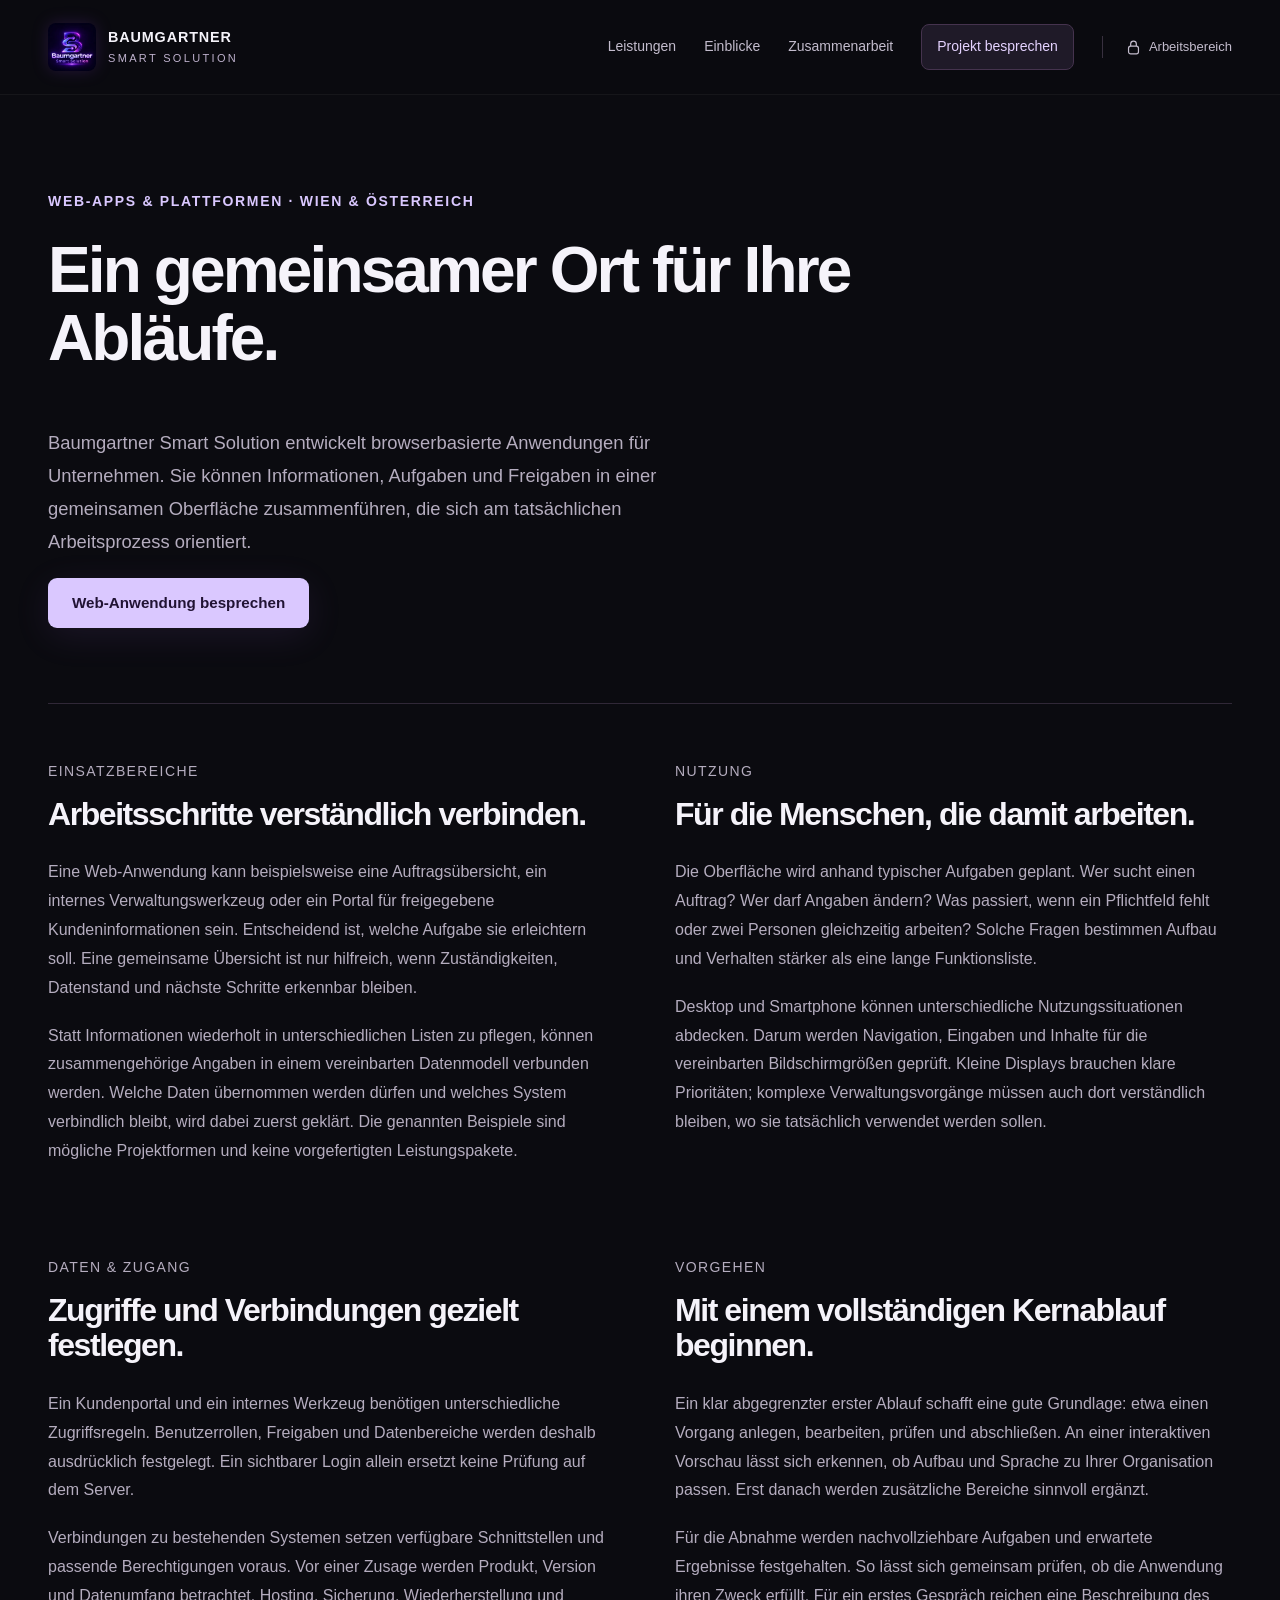
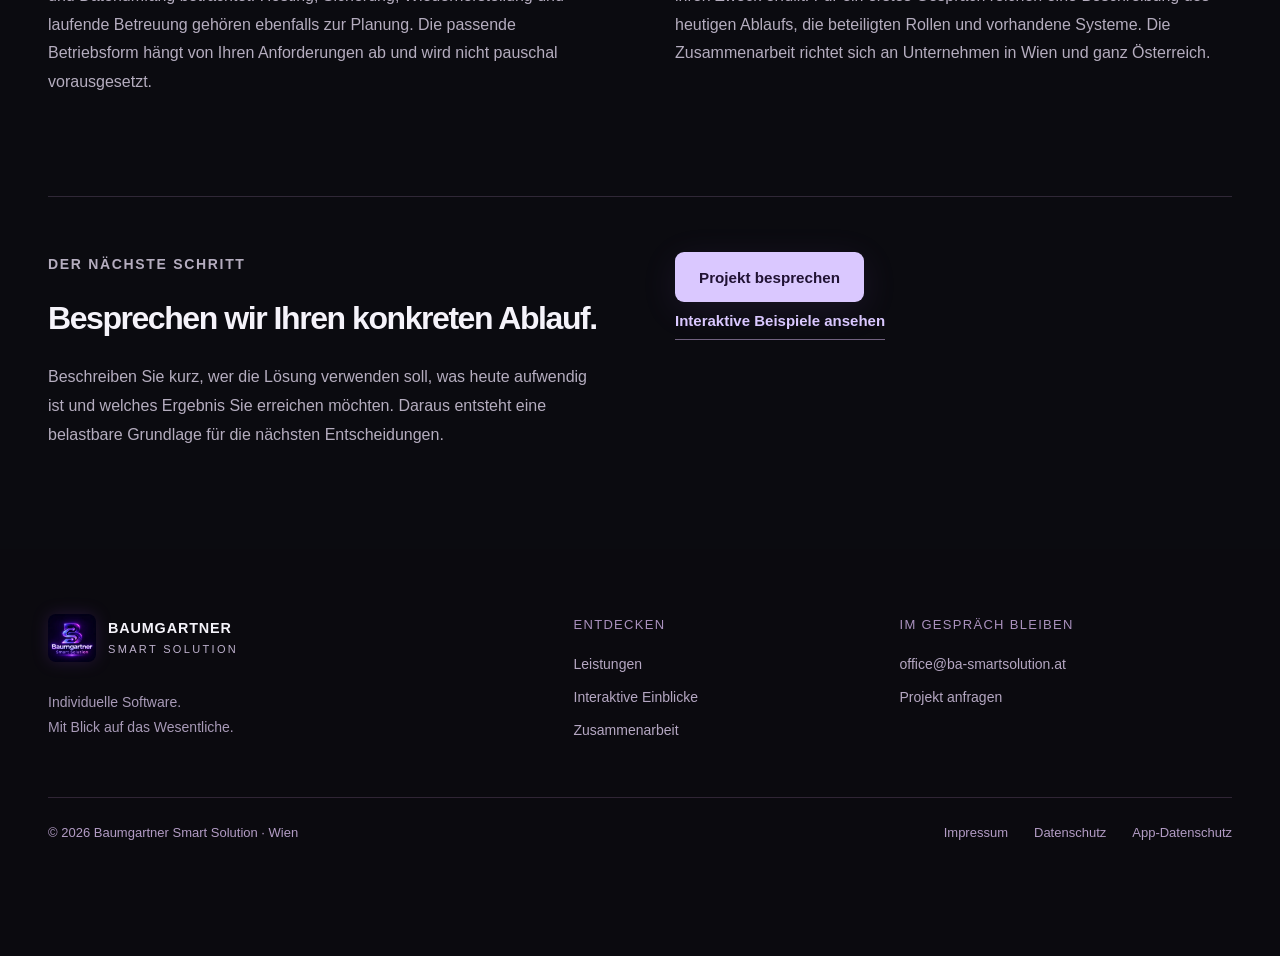
<file: leistungen/web-anwendungen/index.html>
<!doctype html>
<html lang="de-AT" data-bss-public="true"><head><meta charset="utf-8"><meta name="viewport" content="width=device-width,initial-scale=1"><meta name="theme-color" content="#0b0b10"><meta name="robots" content="index,follow"><title>Web-Anwendungen für Unternehmen | Baumgartner Smart Solution Wien</title><meta name="google-site-verification" content="pA-c0gur_8E8bolG58NgDhVEgGMbkSLI1B_qyQHLnXA"><meta name="referrer" content="strict-origin"><script src="/assets/public-config.js?v=98e39e7681a27174"></script><script type="module" src="/assets/analytics.js?v=cca6bf2f4d1f14a4"></script><meta name="description" content="Individuelle Web-Apps, Kundenportale und interne Werkzeuge. Verständliche Abläufe und gezielte Schnittstellen für Unternehmen in Wien und Österreich."><link rel="canonical" href="https://www.ba-smartsolution.at/leistungen/web-anwendungen/"><meta property="og:title" content="Web-Anwendungen für Unternehmen | Baumgartner Smart Solution Wien"><meta property="og:description" content="Individuelle Web-Apps, Kundenportale und interne Werkzeuge. Verständliche Abläufe und gezielte Schnittstellen für Unternehmen in Wien und Österreich."><meta property="og:url" content="https://www.ba-smartsolution.at/leistungen/web-anwendungen/"><meta property="og:type" content="website"><link rel="icon" type="image/webp" href="/assets/bss-logo.webp?v=2179de34f382b040"><link rel="stylesheet" href="/assets/site.css?v=3e92d8ab66f64aaa"><script type="module" src="/assets/site.js?v=75fe4beefe0dc93e"></script></head><body><a class="skip-link" href="#main">Zum Inhalt</a><header class="site-header" id="siteHeader"><div class="container nav">
<a class="brand" href="/" aria-label="Baumgartner Smart Solution – Startseite"><img src="/assets/bss-logo.webp?v=2179de34f382b040" width="48" height="48" alt=""><span>BAUMGARTNER<small>SMART SOLUTION</small></span></a>
<button id="menuToggle" class="menu-toggle" type="button" aria-controls="navigation" aria-expanded="false"><span class="menu-lines" aria-hidden="true"></span><span>Menü</span></button>
<nav id="navigation" class="nav-links" aria-label="Hauptnavigation"><a href="/#leistungen">Leistungen</a><a href="/#portfolio">Einblicke</a><a href="/#ablauf">Zusammenarbeit</a><a class="nav-contact" href="/#kontakt">Projekt besprechen</a><a class="workspace-link" href="https://baumgartner-smart-solution-vorschau.acutetang2.chatgpt.site/arbeitsbereich" aria-label="Privaten BSS-Arbeitsbereich öffnen"><svg viewBox="0 0 24 24" aria-hidden="true"><rect x="5" y="10" width="14" height="11" rx="3"/><path d="M8 10V7a4 4 0 0 1 8 0v3"/></svg><span>Arbeitsbereich</span></a></nav>
</div></header><main id="main"><div class="container"><section class="service-page-hero"><p class="eyebrow">Web-Apps & Plattformen · Wien & Österreich</p><h1>Ein gemeinsamer Ort für Ihre Abläufe.</h1><p>Baumgartner Smart Solution entwickelt browserbasierte Anwendungen für Unternehmen. Sie können Informationen, Aufgaben und Freigaben in einer gemeinsamen Oberfläche zusammenführen, die sich am tatsächlichen Arbeitsprozess orientiert.</p><a class="button button-primary" href="/#kontakt">Web-Anwendung besprechen</a></section><div class="service-detail-grid"><section><p class="category">Einsatzbereiche</p><h2>Arbeitsschritte verständlich verbinden.</h2><p>Eine Web-Anwendung kann beispielsweise eine Auftragsübersicht, ein internes Verwaltungswerkzeug oder ein Portal für freigegebene Kundeninformationen sein. Entscheidend ist, welche Aufgabe sie erleichtern soll. Eine gemeinsame Übersicht ist nur hilfreich, wenn Zuständigkeiten, Datenstand und nächste Schritte erkennbar bleiben.</p><p>Statt Informationen wiederholt in unterschiedlichen Listen zu pflegen, können zusammengehörige Angaben in einem vereinbarten Datenmodell verbunden werden. Welche Daten übernommen werden dürfen und welches System verbindlich bleibt, wird dabei zuerst geklärt. Die genannten Beispiele sind mögliche Projektformen und keine vorgefertigten Leistungspakete.</p></section><section><p class="category">Nutzung</p><h2>Für die Menschen, die damit arbeiten.</h2><p>Die Oberfläche wird anhand typischer Aufgaben geplant. Wer sucht einen Auftrag? Wer darf Angaben ändern? Was passiert, wenn ein Pflichtfeld fehlt oder zwei Personen gleichzeitig arbeiten? Solche Fragen bestimmen Aufbau und Verhalten stärker als eine lange Funktionsliste.</p><p>Desktop und Smartphone können unterschiedliche Nutzungssituationen abdecken. Darum werden Navigation, Eingaben und Inhalte für die vereinbarten Bildschirmgrößen geprüft. Kleine Displays brauchen klare Prioritäten; komplexe Verwaltungsvorgänge müssen auch dort verständlich bleiben, wo sie tatsächlich verwendet werden sollen.</p></section><section><p class="category">Daten & Zugang</p><h2>Zugriffe und Verbindungen gezielt festlegen.</h2><p>Ein Kundenportal und ein internes Werkzeug benötigen unterschiedliche Zugriffsregeln. Benutzerrollen, Freigaben und Datenbereiche werden deshalb ausdrücklich festgelegt. Ein sichtbarer Login allein ersetzt keine Prüfung auf dem Server.</p><p>Verbindungen zu bestehenden Systemen setzen verfügbare Schnittstellen und passende Berechtigungen voraus. Vor einer Zusage werden Produkt, Version und Datenumfang betrachtet. Hosting, Sicherung, Wiederherstellung und laufende Betreuung gehören ebenfalls zur Planung. Die passende Betriebsform hängt von Ihren Anforderungen ab und wird nicht pauschal vorausgesetzt.</p></section><section><p class="category">Vorgehen</p><h2>Mit einem vollständigen Kernablauf beginnen.</h2><p>Ein klar abgegrenzter erster Ablauf schafft eine gute Grundlage: etwa einen Vorgang anlegen, bearbeiten, prüfen und abschließen. An einer interaktiven Vorschau lässt sich erkennen, ob Aufbau und Sprache zu Ihrer Organisation passen. Erst danach werden zusätzliche Bereiche sinnvoll ergänzt.</p><p>Für die Abnahme werden nachvollziehbare Aufgaben und erwartete Ergebnisse festgehalten. So lässt sich gemeinsam prüfen, ob die Anwendung ihren Zweck erfüllt. Für ein erstes Gespräch reichen eine Beschreibung des heutigen Ablaufs, die beteiligten Rollen und vorhandene Systeme. Die Zusammenarbeit richtet sich an Unternehmen in Wien und ganz Österreich.</p></section></div><section class="service-detail-grid"><div><p class="eyebrow">Der nächste Schritt</p><h2>Besprechen wir Ihren konkreten Ablauf.</h2><p>Beschreiben Sie kurz, wer die Lösung verwenden soll, was heute aufwendig ist und welches Ergebnis Sie erreichen möchten. Daraus entsteht eine belastbare Grundlage für die nächsten Entscheidungen.</p></div><div><a class="button button-primary" href="/#kontakt">Projekt besprechen</a><p><a class="text-link" href="/#portfolio">Interaktive Beispiele ansehen</a></p></div></section></div></main><footer class="footer"><div class="container"><div class="footer-main"><div><a class="brand" href="/" aria-label="Baumgartner Smart Solution – Startseite"><img src="/assets/bss-logo.webp?v=2179de34f382b040" width="48" height="48" alt=""><span>BAUMGARTNER<small>SMART SOLUTION</small></span></a><p>Individuelle Software.<br>Mit Blick auf das Wesentliche.</p></div><nav aria-label="Leistungen im Footer"><span>Entdecken</span><a href="/#leistungen">Leistungen</a><a href="/#portfolio">Interaktive Einblicke</a><a href="/#ablauf">Zusammenarbeit</a></nav><nav aria-label="Kontakt im Footer"><span>Im Gespräch bleiben</span><a href="mailto:office@ba-smartsolution.at">office@ba-smartsolution.at</a><a href="/#kontakt">Projekt anfragen</a></nav></div><div class="footer-bottom"><span>© <span id="year">2026</span> Baumgartner Smart Solution · Wien</span><nav aria-label="Rechtliche Informationen"><a href="/impressum/">Impressum</a><a href="/datenschutz/">Datenschutz</a><a href="/app-datenschutz/">App-Datenschutz</a></nav></div></div></footer></body></html>
</file>
<file: assets/site.css>
@charset "UTF-8";
:root{color-scheme:dark;--bg:#0b0b10;--surface:#14121b;--line:#302837;--text:#f5f3fa;--muted:#b5adbf;--purple:#b399ff;--purple-light:#dac8ff;--radius:20px;font-synthesis:none}
*{box-sizing:border-box}html{scroll-behavior:smooth;scroll-padding-top:110px}body{margin:0;font:16px/1.65 -apple-system,BlinkMacSystemFont,"Segoe UI",Arial,sans-serif;background:var(--bg);color:var(--text);overflow-x:clip}button,input,select,textarea{font:inherit}button,a,input,select,textarea{-webkit-tap-highlight-color:transparent}button{cursor:pointer;color:inherit}a{color:inherit;text-decoration:none}a,button{touch-action:manipulation}img,svg{max-width:100%}h1,h2,h3,p{margin-top:0}h1,h2,h3{line-height:1.1;letter-spacing:-.045em}h2{font-size:clamp(2.15rem,3.45vw,3.65rem);font-weight:650}h3{font-size:1.5rem;font-weight:600}p{margin-bottom:1.2rem}button:disabled{cursor:wait;opacity:.65}[hidden]{display:none!important}:focus-visible{outline:3px solid var(--purple-light);outline-offset:5px}::selection{background:#7451ac;color:#fff}.container{width:min(1280px,calc(100% - 96px));margin-inline:auto}.section{padding:115px 0}.eyebrow{font-size:.875rem;letter-spacing:.12em;text-transform:uppercase;color:var(--purple-light);font-weight:600;margin-bottom:24px;display:flex;align-items:center;gap:12px}.eyebrow-line{width:30px;height:1px;background:var(--purple)}.accent{color:var(--purple-light)}.text-muted{color:#a39bad}.sr-only{position:absolute;width:1px;height:1px;margin:-1px;padding:0;overflow:hidden;clip:rect(0,0,0,0);white-space:nowrap;border:0}.skip-link{position:fixed;top:12px;left:12px;z-index:500;padding:12px 20px;background:var(--purple-light);color:var(--bg);border-radius:8px;transform:translateY(-180%)}.skip-link:focus{transform:none}.button{display:inline-flex;align-items:center;justify-content:center;gap:12px;min-height:50px;padding:13px 23px;border:1px solid transparent;border-radius:9px;font-size:.95rem;font-weight:600;line-height:1.4;transition:background .2s,border-color .2s,transform .2s;text-align:center}.button:hover{transform:translateY(-2px)}.button-primary{background:var(--purple-light);color:#211334;box-shadow:0 8px 36px #9861df1c}.button-primary:hover{background:#e7d9ff;box-shadow:0 12px 40px #9861df30}.button-secondary{background:#25212f;border-color:#4b405d;color:#eee4ff}.button-secondary:hover{background:#32283f;border-color:#8e6eba}.button-text{padding-left:4px;background:none;color:#e5dced}.play-icon{display:inline-block;width:21px;height:21px;border:1px solid #776287;border-radius:50%;position:relative}.play-icon:after{content:"";position:absolute;left:8px;top:6px;border-left:5px solid #d7c2ef;border-top:4px solid transparent;border-bottom:4px solid transparent}.text-link{display:inline-block;color:var(--purple-light);font-size:.9375rem;font-weight:600;border:0;border-bottom:1px solid #71617f;background:transparent;padding:5px 0;text-align:left}.text-link:hover{color:#fff;border-color:var(--purple-light)}.button-small{min-height:44px;padding:9px 15px;background:#332746;color:#e4d3ff;border-color:#534067;font-size:.875rem}.category{font-size:.875rem;letter-spacing:.1em;text-transform:uppercase;color:var(--purple-light);margin-bottom:13px}.tag,.demo-label{border:1px solid #574563;background:#31273e;color:#e0caf6;border-radius:5px;font-size:.8125rem;padding:5px 9px}.tag{display:inline-block;margin-bottom:24px}
.site-header{position:sticky;top:0;z-index:80;background:#0b0b10ed;border-bottom:1px solid #ffffff0c;backdrop-filter:blur(18px)}.nav{display:flex;align-items:center;justify-content:space-between;gap:30px;min-height:94px}.brand{display:inline-flex;align-items:center;gap:12px;font-size:.9rem;font-weight:750;line-height:1.15;letter-spacing:.06em;flex:none}.brand img{object-fit:contain;filter:drop-shadow(0 0 8px #9d43ff2b);border-radius:8px}.brand small{display:block;font-size:.69rem;letter-spacing:.21em;color:#beb1cd;margin-top:6px;font-weight:500}.nav-links{display:flex;align-items:center;gap:28px}.nav-links>a{font-size:.875rem;color:#c3bccd;transition:color .2s}.nav-links>a:hover{color:#fff}.nav-links .nav-contact{padding:10px 15px;background:#1f1a28;border:1px solid #45334e;border-radius:8px;color:#e4d2ff}.workspace-link{display:flex;gap:7px;align-items:center;border-left:1px solid #38303f;padding-left:22px}.workspace-link svg{width:17px;height:17px;fill:none;stroke:currentColor;stroke-width:1.7}.workspace-link span{font-size:.8125rem}.menu-toggle{display:none}
.hero{position:relative;overflow:hidden;background:radial-gradient(ellipse at 76% 34%,#34204733 0,transparent 46%),var(--bg)}.hero-grid{display:grid;grid-template-columns:1.05fr 1fr;gap:30px;align-items:center;min-height:700px;padding-top:74px;padding-bottom:80px}.hero-copy{position:relative;z-index:2}.hero h1{font-size:clamp(3.5rem,5.9vw,6.3rem);letter-spacing:-.065em;font-weight:650;line-height:1.035;margin-bottom:28px}.hero h1 span{color:var(--purple-light);background:linear-gradient(125deg,#f1e6ff 5%,#c6a7ff 70%,#9262cf);background-clip:text;-webkit-text-fill-color:transparent}.hero-lead{font-size:1.07rem;color:#b9b1c6;max-width:450px;line-height:1.8}.hero-actions{display:flex;gap:22px;align-items:center;flex-wrap:wrap;margin-top:32px}.hero-signature{display:flex;gap:16px;align-items:center;margin-top:38px;color:#aa9cba;font-size:.8125rem}.hero-signature p{margin:0}.hero-signature strong{font-weight:400;color:#c6bdd2}.signature-line{display:block;width:34px;height:1px;background:#615270}.hero-stage{min-width:0;min-height:500px;display:flex;align-items:center;justify-content:center;position:relative;perspective:1300px;padding:30px 0 30px 15px}.stage-orbit{position:absolute;width:570px;height:570px;border:1px solid #b086e519;border-radius:50%;transform:rotateX(57deg) rotateZ(-27deg);pointer-events:none}.orbit-two{width:730px;height:730px;border-color:#b086e50d}.orbit-three{width:410px;height:410px;border-color:#b086e526}.studio-window{position:relative;width:100%;min-width:0;max-width:550px;border:1px solid #69517c6b;background:linear-gradient(140deg,#262130,#141219);border-radius:15px;box-shadow:0 30px 80px #0008,0 0 70px #6f3dac17;transform:rotateY(-9deg) rotateX(6deg) rotateZ(-2deg);transition:transform .5s ease;overflow:hidden;z-index:2}.window-toolbar{padding:15px;display:flex;align-items:center;gap:13px;border-bottom:1px solid #ffffff0c;color:#b5a7c6;font-size:.75rem;letter-spacing:.02em}.window-controls{display:flex;gap:5px}.window-controls i{display:block;width:7px;height:7px;background:#695775;border-radius:50%}.window-controls i:nth-child(2){background:#81698b}.window-controls i:nth-child(3){background:#967aaa}.window-symbol{margin-left:auto}.mini-workspace{display:grid;grid-template-columns:58px 1fr}.mini-sidebar{padding:18px 9px;display:flex;align-items:center;flex-direction:column;gap:18px;background:#100e1677;border-right:1px solid #ffffff07}.mini-sidebar img{margin-bottom:13px}.side-square{font-size:22px;line-height:1.5;color:#6e617d;width:34px;text-align:center;border-radius:8px}.side-square.active{background:#332644;color:#d0b4ed}.mini-main{padding:22px 20px 26px;min-width:0}.mini-kicker{font-size:.8125rem;color:#b6a8c4;margin-bottom:4px}.mini-heading{display:flex;gap:8px;align-items:center;justify-content:space-between;margin-bottom:22px}.mini-heading h2{font-size:1.65rem;margin:0;letter-spacing:-.03em}.demo-label{font-size:.75rem;white-space:nowrap;padding:3px 6px}.mini-stats{display:grid;grid-template-columns:.8fr 1.3fr;gap:12px;margin-bottom:23px}.mini-stats>div{background:#ffffff04;border:1px solid #ffffff0c;border-radius:9px;padding:12px}.mini-stats span{display:block;font-size:.8125rem;color:#b9aac8}.mini-stats strong{display:block;font-size:1.75rem;font-weight:500;letter-spacing:-.06em;line-height:1.25;margin:8px 0 2px}.mini-stats small{display:block;font-size:.75rem;color:#b6a4c8}.mini-tasks{font-size:.875rem}.mini-tasks-head{display:flex;justify-content:space-between;color:#b8a8c8;margin-bottom:10px;font-size:.8125rem}.mini-tasks label{display:flex;gap:9px;align-items:center;min-height:45px;border-top:1px solid #ffffff09;cursor:pointer}.mini-tasks input{accent-color:#bc98f4;width:17px;height:17px;flex:none;margin:0}.mini-tasks label:has(input:checked)>span:first-of-type{color:#ad9bbd;text-decoration:line-through}.task-tag{margin-left:auto;color:#b8a2cf;background:#44354f55;padding:2px 6px;border-radius:4px;font-size:.75rem}.mini-progress{display:flex;flex-wrap:wrap;justify-content:space-between;font-size:.8125rem;color:#b6a4c9;margin-top:18px;gap:9px}.progress-track{width:100%;height:5px;background:#31263d;border-radius:5px;overflow:hidden}.progress-track span{display:block;height:100%;width:0;background:linear-gradient(90deg,#8664b5,#d7b5ff);transition:width .4s}.floating-label{position:absolute;z-index:3;display:flex;align-items:center;gap:12px;background:#211a2de8;border:1px solid #6b52795c;box-shadow:0 10px 30px #0004;backdrop-filter:blur(15px);border-radius:10px;padding:14px 18px;color:#ddcdeb;font-size:.875rem;animation:float-gently 7s ease-in-out infinite}.floating-label small{display:block;color:#b9a2cc;margin-top:2px;font-size:.75rem}.top-label{top:0;right:0}.layer-icon{font-size:1.7rem;color:#bb95f3;line-height:1}.bottom-label{bottom:-8px;left:0;animation-delay:-3s}.check-symbol{width:30px;height:30px;border-radius:50%;background:#7352983b;color:#d6afff;display:grid;place-items:center;font-size:1.1rem}.motion-control{position:absolute;bottom:-50px;right:0;border:0;background:transparent;color:#b6a2ca;font-size:.75rem;text-decoration:underline;text-underline-offset:4px;min-height:36px}.expertise-strip{display:flex;justify-content:space-between;gap:30px;align-items:center;padding:28px 0;border-top:1px solid #ffffff12;font-size:.875rem;color:#aba1b9}.expertise-strip>span{color:#a091af}.expertise-strip ul{display:flex;gap:36px;list-style:none;padding:0;margin:0}.expertise-strip li{white-space:nowrap}
.section-intro{display:grid;grid-template-columns:1.3fr .8fr;align-items:end;gap:80px;margin-bottom:50px}.section-intro h2{margin-bottom:0}.section-intro>p{color:var(--muted);line-height:1.8;max-width:430px;margin-bottom:0}.services-section{background:#101015;border-top:1px solid #ffffff07}.services-grid{display:grid;grid-template-columns:repeat(3,1fr);gap:24px}.service-card{border:1px solid #ffffff0d;border-radius:var(--radius);overflow:hidden;background:#14131b;transition:border-color .3s,transform .3s}.service-card:hover{border-color:#785a945e;transform:translateY(-5px)}.service-art{height:235px;position:relative;overflow:hidden;background:radial-gradient(ellipse at 50% 95%,#4c2d6d5c,transparent 70%);border-bottom:1px solid #ffffff06;display:flex;align-items:center;justify-content:center}.service-body{padding:30px 27px 32px}.service-body h3{font-size:1.55rem}.service-body>p:not(.category){font-size:1rem;color:var(--muted);min-height:104px}.service-body .text-link{font-size:.875rem}.art-phone{position:relative;width:136px;height:207px;border:1px solid #8c6ab265;border-radius:23px;background:linear-gradient(135deg,#33283d,#17121e);padding:25px 13px 10px;transform:rotate(-12deg) translate(-16px,30px);box-shadow:10px 12px 40px #0006;z-index:2}.art-notch{width:48px;height:7px;border-radius:8px;background:#0d0a11;position:absolute;top:9px;left:44px}.art-greeting{font-size:.875rem;line-height:1.3;color:#e5d5f6;font-weight:500;display:block;margin-bottom:15px}.art-tile{display:block;height:36px;background:linear-gradient(120deg,#715298,#9f74d0);border-radius:7px}.art-tiles{display:flex;gap:6px;margin:7px 0}.art-tiles i{height:30px;flex:1;background:#41304f;border-radius:6px}.art-line{display:block;width:80%;height:5px;border-radius:3px;background:#655170;margin:11px 0}.art-line.short{width:55%;background:#3f3348}.ghost-phone{z-index:1;position:absolute;transform:rotate(12deg) translate(43px,54px);background:#241b2f;width:133px;height:198px;opacity:.7}.art-browser{width:265px;height:177px;border-radius:11px;border:1px solid #80649855;background:linear-gradient(140deg,#2d2439,#18131f);transform:perspective(700px) rotateY(-16deg) rotateX(8deg) translateY(17px);box-shadow:0 15px 30px #0004;overflow:hidden}.art-browser-dots{display:block;color:#8e779d;font-size:1.05rem;letter-spacing:3px;border-bottom:1px solid #ffffff0b;padding:0 12px;height:28px}.art-browser-grid{display:grid;grid-template-columns:42px 1fr;gap:15px;height:145px}.art-browser-grid>i{background:#100c1644;border-right:1px solid #ffffff05}.art-browser-grid>div{padding-right:18px}.art-data-bars{display:flex;gap:9px;height:66px;align-items:end;padding-top:3px}.art-data-bars i{flex:1;height:36%;border-radius:3px 3px 0 0;background:linear-gradient(#b08ae6,#59446f)}.art-data-bars i:nth-child(2){height:58%}.art-data-bars i:nth-child(3){height:45%}.art-data-bars i:nth-child(4){height:78%}.art-data-bars i:nth-child(5){height:66%}.art-data-bars i:nth-child(6){height:95%}.flow-route{position:absolute;border:1px solid #8560ab66;width:216px;height:120px;border-radius:40px;transform:rotate(-15deg)}.flow-node{position:absolute;font-size:.875rem;padding:9px 14px;background:#30243f;border:1px solid #79559777;border-radius:8px;box-shadow:0 8px 25px #0003}.flow-a{top:50px;left:22px}.flow-b{top:123px;left:90px}.flow-c{right:20px;top:65px}.flow-center{position:absolute;bottom:16px;right:75px;display:grid;place-items:center;width:47px;height:47px;border-radius:12px;background:#6f4c98;color:#e3cbff;font-weight:600;box-shadow:0 0 40px #8b4ddf30}.portfolio-section{background:radial-gradient(ellipse at 65% 70%,#4e2a7214,transparent 55%),#0b0b10}
.approach-section{border-block:1px solid #ffffff0b;background:radial-gradient(ellipse at 0 0,#4c2b6d19,transparent 70%),#100e15}.approach-grid{display:grid;grid-template-columns:1fr 1fr;gap:100px;align-items:center}.approach-grid h2{font-size:clamp(2.25rem,3.7vw,3.85rem);line-height:1.18;margin-bottom:28px}.approach-grid>div>p:not(.eyebrow){color:var(--muted);max-width:380px;font-size:1rem}.approach-principles article{display:flex;gap:26px;padding:32px 0;border-bottom:1px solid #ffffff10}.approach-principles article:last-child{border:0}.principle-icon{flex:none;color:#d5b7f8;font-size:1.8rem;line-height:1.4;width:38px}.approach-principles h3{font-size:1.4rem;letter-spacing:-.03em;margin-bottom:12px}.approach-principles p{color:var(--muted);font-size:1rem;line-height:1.7;margin:0;max-width:350px}.process-grid{display:grid;grid-template-columns:repeat(4,1fr);gap:30px;margin-top:65px}.process-grid article{border-top:1px solid #6d527b;padding-top:40px;position:relative}.process-marker{position:absolute;width:10px;height:10px;left:0;top:-5px;border-radius:50%;background:#b996df;box-shadow:0 0 0 6px #251c32}.process-grid h3{font-size:1.35rem;line-height:1.25;margin-bottom:17px}.process-grid article>p:last-child{font-size:1rem;color:var(--muted);line-height:1.8;margin:0}.process-grid .category{font-size:.875rem}.faq-section{padding-top:50px}.faq-grid{display:grid;grid-template-columns:1fr 1.2fr;gap:100px}.faq-list{border-top:1px solid #392e42}.faq-list details{border-bottom:1px solid #392e42}.faq-list summary{font-size:1rem;font-weight:500;padding:23px 35px 23px 0;list-style:none;cursor:pointer;position:relative;line-height:1.5}.faq-list summary::-webkit-details-marker{display:none}.faq-list summary:after{content:"+";position:absolute;right:3px;top:21px;color:#bb9adc;font-size:1.4rem;font-weight:300}.faq-list details[open] summary:after{content:"−"}.faq-list details p{font-size:1rem;line-height:1.8;color:var(--muted);padding-right:32px;margin-bottom:26px}.faq-list details a{color:var(--purple-light);text-decoration:underline;text-underline-offset:3px}
.contact-section{position:relative;background:radial-gradient(ellipse at 18% 30%,#62417d2e,transparent 60%),#141018;border-block:1px solid #ffffff0f}.contact-grid{display:grid;grid-template-columns:1fr 1.05fr;gap:100px;align-items:start}.contact-copy{padding-top:25px}.contact-copy h2{font-size:clamp(2.6rem,4.1vw,4.3rem);line-height:1.12;margin-bottom:28px}.contact-copy>p:not(.eyebrow){max-width:390px;color:var(--muted);line-height:1.85}.contact-details{display:flex;flex-direction:column;gap:8px;margin-top:38px}.contact-details a{font-size:1.1rem;color:#e7d8f3;overflow-wrap:anywhere}.contact-details span{font-size:.875rem;color:#b19bc4}.contact-note{margin-top:48px;border-top:1px solid #4c395b;padding-top:25px;display:flex;gap:16px}.contact-note>span{font-size:1.5rem;color:#b799d2}.contact-note p{font-size:.875rem;color:#bca8cc;line-height:1.8}.contact-note button{display:block;font-size:.875rem;margin-top:5px;line-height:1.6}.contact-card{background:#1c1723;border:1px solid #4b365c77;border-radius:var(--radius);padding:34px;box-shadow:0 20px 60px #0002}.contact-card h3{font-size:1.65rem;line-height:1.3;margin-bottom:28px}.form-row{display:grid;grid-template-columns:1fr 1fr;gap:16px}form label{display:block;font-size:.875rem;color:#d3c6df}form input,form select,form textarea{width:100%;background:#120f18;color:#f0e8f7;border:1px solid #493852;border-radius:7px;padding:11px 12px;min-height:47px;margin-top:7px;outline-offset:3px;transition:border-color .2s}form input::placeholder,form textarea::placeholder{color:#aa99b5;opacity:1}form input:hover,form select:hover,form textarea:hover{border-color:#705180}form input:focus,form select:focus,form textarea:focus{border-color:#c19ae6}#inquiryForm [aria-invalid="true"]{border-color:#f2a7b5}form select{appearance:none;padding-right:32px;background-image:url("data:image/svg+xml,%3Csvg xmlns='http://www.w3.org/2000/svg' width='16' height='16' viewBox='0 0 16 16'%3E%3Cpath d='m4 6 4 4 4-4' fill='none' stroke='%23cdb4df' stroke-width='1.5'/%3E%3C/svg%3E");background-repeat:no-repeat;background-position:right 11px center}.contact-card form>label{margin-top:19px}.contact-card input,.contact-card select,.contact-card textarea{font-size:1rem}.contact-card textarea{resize:vertical;min-height:125px}.form-hint{font-size:.8125rem;line-height:1.65;color:#b9a5c5;margin:19px 0 22px}.form-hint a{color:#dfc5f2;text-decoration:underline;text-underline-offset:3px}.contact-card button[type=submit]{width:100%}.form-status{color:#e3c5f6;font-size:.875rem;line-height:1.7}.form-status:not(:empty){border-top:1px solid #5b4068;margin-top:18px;padding-top:15px}.honey{position:absolute;left:-9999px;width:1px;height:1px;overflow:hidden}
.footer{background:#0b0a0f;padding:65px 0 calc(112px + env(safe-area-inset-bottom,0px))}.footer-main{display:grid;grid-template-columns:1.4fr .8fr 1fr;gap:60px;padding-bottom:55px}.footer-main>div>p{font-size:.875rem;line-height:1.8;color:#a89ab7;margin:20px 0 0}.footer-main nav{display:flex;flex-direction:column;gap:10px;align-items:flex-start;font-size:.875rem;color:#b5a7c2}.footer-main nav>span{font-size:.8125rem;letter-spacing:.1em;text-transform:uppercase;color:#aa91be;margin-bottom:8px}.footer-main nav a:hover{color:#e7d4fa}.footer-bottom{display:flex;justify-content:space-between;gap:25px;border-top:1px solid #302535;padding-top:24px;font-size:.8125rem;color:#b39cc5}.footer-bottom nav{display:flex;gap:26px}.footer a{overflow-wrap:anywhere}.legal-main{max-width:850px;margin:auto;padding:90px 24px 100px}.legal-main h1{font-size:clamp(2.7rem,5vw,4.5rem);margin:20px 0 35px}.legal-main .privacy-title{font-size:clamp(1.75rem,8vw,4.5rem)}.legal-main h2{font-size:1.65rem;letter-spacing:-.025em;margin-top:42px}.legal-main p,.legal-main li{color:#c0b2cc;line-height:1.85}.legal-main a:not(.button){color:#dec5f7;text-decoration:underline;text-underline-offset:3px}.legal-main .back-link{font-size:.875rem}.legal-note{padding:20px 24px;border:1px solid #73528b;background:#332340;border-radius:10px;color:#e7d1f6}.service-page-hero{padding:95px 0 75px;max-width:950px}.service-page-hero h1{font-size:clamp(3rem,5vw,5.2rem);line-height:1.06}.service-page-hero p:not(.eyebrow){max-width:650px;font-size:1.15rem;line-height:1.8;color:var(--muted)}.service-detail-grid{display:grid;grid-template-columns:1fr 1fr;gap:70px;border-top:1px solid var(--line);padding:55px 0 80px}.service-detail-grid h2{font-size:2rem}.service-detail-grid p,.service-detail-grid li{color:var(--muted);line-height:1.8}.service-detail-grid li{margin-bottom:12px}.motion-paused *, .motion-paused *:before,.motion-paused *:after{animation-play-state:paused!important}.motion-paused .studio-window{transform:none!important}.reveal{opacity:1;transform:none}.js-motion .reveal.pending{opacity:0;transform:translateY(18px)}.js-motion .reveal{transition:opacity .65s ease,transform .65s ease}
@keyframes float-gently{0%,100%{transform:translateY(0)}50%{transform:translateY(-9px)}}
@media(min-width:1450px){.hero-grid{min-height:760px}.hero-stage{min-height:555px}.hero h1{font-size:6.5rem}.top-label{top:6px}.bottom-label{bottom:4px}}
@media(max-width:1180px){.container{width:calc(100% - 60px)}.nav-links{gap:20px}.workspace-link span{display:none}.workspace-link{padding-left:16px}.hero-grid{gap:28px}.hero h1{font-size:5.4vw}.hero-stage{min-height:500px}.mini-heading h2{font-size:1.4rem}.mini-main{padding:18px 15px}.task-tag{display:none}.studio-window{transform:rotateY(-6deg) rotateX(4deg) rotateZ(-1deg)}.floating-label{padding:12px 14px}.hero-signature{margin-top:26px}.section-intro{gap:55px}.approach-grid,.contact-grid,.faq-grid{gap:65px}.service-body{padding:26px 22px}.service-body h3{font-size:1.4rem}.service-body>p:not(.category){min-height:120px}.contact-card{padding:28px}.expertise-strip ul{gap:25px}}
@media(max-width:960px){.nav{min-height:80px}.brand{font-size:.8rem}.brand img{width:42px;height:42px}.brand small{font-size:.61rem}.nav-links{gap:15px}.nav-links>a{font-size:.875rem}.nav-links .nav-contact{padding:8px 10px}.hero-grid{padding:65px 0 85px;gap:35px;grid-template-columns:1fr 1fr;min-height:0}.hero h1{font-size:5.6vw}.hero-lead{font-size:1rem}.hero .eyebrow{font-size:.75rem}.hero-stage{min-height:455px;padding-left:0}.mini-sidebar{display:none}.mini-workspace{grid-template-columns:1fr}.mini-stats{margin-bottom:14px}.mini-main{padding:18px}.mini-heading{margin-bottom:16px}.mini-stats strong{font-size:1.55rem}.floating-label{font-size:.8125rem;padding:10px 13px}.hero-actions{gap:10px;margin-top:25px}.hero-actions .button{font-size:.875rem;padding:12px 17px}.hero-actions .button-text{padding-left:0}.expertise-strip{gap:20px}.expertise-strip>span{display:none}.expertise-strip ul{width:100%;justify-content:space-between;gap:20px}.section{padding:85px 0}.section-intro{gap:40px;margin-bottom:38px}.services-grid{gap:15px}.service-art{height:200px}.service-body{padding:22px 18px}.service-body h3{font-size:1.25rem}.service-body>p:not(.category){min-height:145px}.art-browser{width:220px}.flow-a{left:10px}.flow-b{left:50px}.flow-c{right:8px}.approach-grid,.contact-grid{gap:40px}.process-grid{grid-template-columns:repeat(2,1fr);gap:60px 35px}.process-grid p{max-width:310px}.faq-grid{gap:45px;grid-template-columns:.8fr 1.2fr}.contact-grid{grid-template-columns:.9fr 1.1fr}.contact-card{padding:24px}.form-row{grid-template-columns:1fr;gap:17px}.footer-main{gap:40px;grid-template-columns:1.2fr .8fr 1fr}}
@media(max-width:760px){html{scroll-padding-top:85px}.container{width:calc(100% - 40px)}.nav{min-height:75px}.brand{font-size:.81rem}.brand img{width:42px;height:42px}.menu-toggle{display:flex;align-items:center;gap:9px;color:#dbc8ec;border:1px solid #4b355e;border-radius:7px;background:#1d1429;padding:9px 12px;font-size:.875rem;min-height:44px}.menu-lines{width:15px;height:10px;border-block:1px solid #d9c3ee;position:relative}.menu-lines:after{content:"";position:absolute;top:4px;left:0;width:10px;height:1px;background:#d9c3ee}.nav-links{display:none;position:absolute;top:75px;left:0;right:0;flex-direction:column;align-items:stretch;gap:0;padding:12px 20px 22px;background:#130e1cf7;backdrop-filter:blur(20px);border-bottom:1px solid #574065;box-shadow:0 12px 25px #0005}.nav-links.open{display:flex}.nav-links>a{padding:13px 10px;font-size:1rem;border-bottom:1px solid #34273c;min-height:48px}.nav-links .nav-contact{padding:13px 14px;margin-top:13px;text-align:center}.nav-links .workspace-link{border-left:none;border-bottom:0;justify-content:center;margin-top:8px;padding:12px}.workspace-link span{display:inline;font-size:.875rem}.hero-grid{grid-template-columns:1fr;gap:40px;padding:55px 0 85px}.hero h1{font-size:clamp(3.1rem,10.1vw,5.4rem);max-width:650px;line-height:1.03;margin-bottom:24px}.desktop-break{display:none}.hero .eyebrow{font-size:.75rem;margin-bottom:25px;letter-spacing:.08em}.hero-lead{max-width:500px;font-size:1rem;line-height:1.8}.hero-actions{gap:16px;margin-top:28px}.hero-actions .button{min-height:49px}.hero-signature{display:none}.hero-stage{max-width:540px;width:100%;min-height:490px;margin:auto;padding:25px 12px}.studio-window{max-width:460px;transform:rotateY(-5deg) rotateX(3deg) rotateZ(-1.5deg)}.mini-sidebar{display:flex}.mini-workspace{grid-template-columns:54px 1fr}.mini-main{padding:21px 18px}.mini-heading h2{font-size:1.6rem}.mini-stats strong{font-size:1.65rem}.mini-tasks label{min-height:43px}.top-label{top:-4px;right:5px}.bottom-label{bottom:-6px;left:0}.motion-control{bottom:-46px;right:6px}.expertise-strip{padding:23px 0}.expertise-strip ul{display:grid;grid-template-columns:1fr 1fr;gap:14px;text-align:center;font-size:.875rem}.section{padding:72px 0}.section-intro{grid-template-columns:1fr;gap:23px;margin-bottom:35px}.section-intro h2{font-size:2.25rem;line-height:1.13}.section-intro>p{max-width:530px;font-size:1rem}.eyebrow{font-size:.8125rem;margin-bottom:19px}.services-grid{grid-template-columns:1fr;gap:20px}.service-card{display:grid;grid-template-columns:.85fr 1.15fr}.service-art{height:100%;min-height:255px;border-bottom:0;border-right:1px solid #ffffff06}.service-body{padding:30px 24px}.service-body h3{font-size:1.4rem}.service-body>p:not(.category){min-height:0;font-size:1rem;margin-bottom:19px}.art-phone{width:125px;transform:rotate(-10deg) translate(-8px,22px)}.ghost-phone{transform:rotate(13deg) translate(31px,43px)}.art-browser{width:215px;transform:perspective(500px) rotateY(-17deg) rotateX(8deg) translate(15px,14px)}.flow-c{right:4px;top:68px}.flow-a{left:7px;top:38px}.flow-b{top:140px;left:20px}.flow-center{right:40px}.approach-grid{grid-template-columns:1fr;gap:35px}.approach-grid h2{font-size:2.65rem}.approach-grid>div>p:not(.eyebrow){max-width:500px}.approach-principles article{padding:25px 0;gap:19px}.approach-principles p{max-width:none}.process-grid{gap:50px 25px;margin-top:50px}.process-grid article{padding-top:29px}.process-grid h3{font-size:1.3rem}.faq-grid{grid-template-columns:1fr;gap:30px}.faq-grid h2{font-size:2.3rem}.faq-list summary{font-size:1rem;padding:20px 35px 20px 0}.contact-grid{grid-template-columns:1fr;gap:35px}.contact-copy{padding:0}.contact-copy h2{font-size:2.75rem}.contact-copy>p:not(.eyebrow){max-width:530px}.contact-details{margin-top:25px}.contact-note{margin-top:25px;padding-top:20px}.contact-card{padding:28px}.form-row{grid-template-columns:1fr 1fr}.contact-card h3{font-size:1.6rem}.footer{padding:50px 0 calc(104px + env(safe-area-inset-bottom,0px))}.footer-main{grid-template-columns:1fr 1fr;gap:35px 25px;padding-bottom:35px}.footer-main>div{grid-column:1/-1}.footer-main>div>p{margin-top:16px}.footer-bottom{flex-direction:column;gap:16px}.footer-bottom nav{gap:24px;flex-wrap:wrap}.service-page-hero{padding:65px 0 45px}.service-page-hero h1{font-size:3rem}.service-page-hero p:not(.eyebrow){font-size:1rem}.service-detail-grid{grid-template-columns:1fr;gap:30px;padding-top:35px}.legal-main{padding-top:50px}.legal-main h1{font-size:2.5rem;overflow-wrap:break-word}}
@media(max-width:430px){.container{width:calc(100% - 36px)}.brand{font-size:.75rem;gap:8px}.brand small{font-size:.58rem}.brand img{width:38px;height:38px}.menu-toggle{padding:8px 10px}.hero-grid{padding-top:44px;gap:30px}.hero h1{font-size:3.25rem}.hero-stage{min-height:465px;padding:20px 1px}.mini-sidebar{display:none}.mini-workspace{grid-template-columns:1fr}.mini-main{padding:23px 18px}.window-toolbar{padding:12px;font-size:.75rem}.mini-heading h2{font-size:1.5rem}.top-label{font-size:.8125rem;padding:8px 10px;top:-5px}.bottom-label{font-size:.8125rem;padding:11px 12px;bottom:0}.hero-actions{gap:14px}.hero-actions .button-text{font-size:.875rem}.hero-actions .button-primary{font-size:.875rem;padding-inline:16px}.expertise-strip ul{font-size:.8125rem;gap:13px 7px}.section-intro h2{font-size:2rem}.service-card{display:block}.service-art{height:190px;min-height:0;border-right:0;border-bottom:1px solid #ffffff06}.service-body{padding:25px}.art-browser{width:250px}.flow-a{left:38px;top:30px}.flow-b{left:95px;top:102px}.flow-c{right:35px;top:45px}.flow-center{right:69px;bottom:8px}.process-grid{grid-template-columns:1fr;gap:40px}.process-grid article{padding-top:25px}.process-grid article>p:last-child{max-width:none}.contact-card{padding:25px 21px}.form-row{grid-template-columns:1fr;gap:17px}.contact-copy h2{font-size:2.5rem}.footer-main{gap:32px 18px}.footer-main nav{font-size:.875rem}.footer-main nav>span{font-size:.75rem}.footer-bottom nav{gap:17px}}
@media(prefers-reduced-motion:reduce){html{scroll-behavior:auto}*,*:before,*:after{animation:none!important;transition:none!important}.studio-window{transform:none!important}.js-motion .reveal.pending{opacity:1;transform:none}.motion-control{display:none}}
@media print{body{background:#fff;color:#111}.site-header,.hero-stage,.service-art,.motion-control,#bss-assistant-root,.contact-card,.footer{display:none}.container{width:100%}.section{padding:20px 0;border:0;background:#fff}.hero-grid,.section-intro,.approach-grid,.faq-grid,.contact-grid{display:block}.hero h1{font-size:36px}.hero h1 span{color:#333;-webkit-text-fill-color:#333}.hero h1 br{display:none}.hero,.services-section{background:#fff}.hero-lead,.section p,.accent,.text-muted,.eyebrow{color:#333}.services-grid{display:block}.service-card{border:1px solid #ccc;break-inside:avoid;background:#fff;margin-bottom:12px}a{color:#222;text-decoration:underline}.button{border:1px solid #aaa;background:#fff;color:#222}}
</file>
<file: assets/demos.css>
.bss-demo{--demo-bg:#121017;--demo-panel:#1b1722;--demo-border:#3a3046;--demo-text:#f4f0f8;--demo-muted:#bfb4cd;--demo-accent:#c995fb;margin-top:40px;color:var(--demo-text)}.bss-demo *{box-sizing:border-box}.bss-demo [hidden]{display:none!important}.bss-demo button,.bss-demo input,.bss-demo select{font:inherit}.bss-demo button{cursor:pointer}.bss-demo button:focus-visible,.bss-demo input:focus-visible,.bss-demo select:focus-visible,.bss-demo a:focus-visible,.bss-demo summary:focus-visible{outline:3px solid #e2c1ff;outline-offset:3px}.bss-demo-tabs{display:flex;gap:8px;padding:7px;border:1px solid #44334f;border-radius:14px;width:fit-content;max-width:100%;background:#17111d;margin-bottom:42px}.bss-demo-tabs button{border:1px solid transparent;border-radius:9px;padding:12px 23px;background:transparent;color:#c8bbd4;min-height:48px;font-size:.94rem;font-weight:600;white-space:nowrap;transition:color .2s,background .2s}.bss-demo-tabs button[aria-selected=true]{background:#3d2850;border-color:#795693;color:#fbf5ff;box-shadow:0 4px 15px #0002}.bss-demo-tabs button:hover{color:#fff}.bss-demo-panel{display:grid;grid-template-columns:minmax(0,.82fr) minmax(0,1.18fr);gap:70px;align-items:center}.bss-demo-story h3{font-size:clamp(1.9rem,3vw,2.75rem);font-weight:600;letter-spacing:-.045em;line-height:1.12;margin:20px 0 23px}.bss-demo-story p{color:#beb3cb;font-size:1rem;line-height:1.8;margin:0 0 24px;max-width:440px}.bss-demo-story ul{list-style:none;display:grid;gap:13px;padding:0;margin:0 0 30px;color:#e3d9ed;font-size:.94rem}.bss-demo-story li{position:relative;padding-left:22px}.bss-demo-story li::before{content:"";position:absolute;left:0;top:.52em;width:8px;height:8px;border-radius:3px;background:#a875d5;box-shadow:0 0 10px #ac63d521}.bss-demo-story .bss-demo-note{font-size:.875rem;line-height:1.65;color:#b8abc6;margin:26px 0 0}.bss-demo-app{padding:26px;border:1px solid #574164;border-radius:20px;background:linear-gradient(155deg,#22182d 0,#16121c 36%,#121016);box-shadow:0 24px 65px #0004;min-width:0}.bss-demo-app-head{display:flex;justify-content:space-between;gap:18px;align-items:center;margin-bottom:27px}.bss-demo-app-brand{color:#c19bdc;font-size:.875rem;letter-spacing:.05em;font-weight:650}.bss-demo-app-head h4{font-size:1.35rem;line-height:1.3;letter-spacing:-.035em;margin:7px 0 0}.bss-demo-reset{border:1px solid #54415e;background:#22192b;color:#d9c6e8;border-radius:8px;padding:8px 11px;font-size:.875rem;min-height:40px}.bss-demo-reset:hover{background:#35233f}.bss-demo-metrics{display:grid;grid-template-columns:repeat(3,minmax(0,1fr));gap:9px;margin-bottom:19px}.bss-demo-metrics>div{border:1px solid #3d3049;border-radius:11px;background:#241b2e;padding:14px 13px;min-width:0}.bss-demo-metrics span{display:block;color:#bdb0ca;font-size:.875rem;line-height:1.4}.bss-demo-metrics strong{font-size:1.65rem;letter-spacing:-.04em;display:block;color:#f7efff;font-weight:600;margin-top:6px;font-variant-numeric:tabular-nums;line-height:1.25}.bss-demo-progress{display:block;width:100%;height:6px;border:0;border-radius:10px;overflow:hidden;margin-bottom:22px;appearance:none;background:#34283f;accent-color:#c895f3}.bss-demo-progress::-webkit-progress-bar{background:#34283f}.bss-demo-progress::-webkit-progress-value{background:linear-gradient(90deg,#9b6ac8,#d0a0fa);border-radius:10px}.bss-demo-progress::-moz-progress-bar{background:#c895f3;border-radius:10px}.bss-demo-filters{display:flex;gap:8px;padding-bottom:15px;border-bottom:1px solid #362c3e}.bss-demo-filters button{border:1px solid transparent;background:transparent;border-radius:6px;color:#bfb0cc;padding:5px 11px;font-size:.875rem;min-height:36px}.bss-demo-filters button[aria-pressed=true]{background:#35243e;border-color:#654773;color:#f7eaff}.bss-demo-tasks{list-style:none;margin:0;padding:0;max-height:326px;overflow-y:auto;scrollbar-width:thin;scrollbar-color:#5b426b transparent}.bss-demo-task{border-bottom:1px solid #342a3c}.bss-demo-task label{display:flex;align-items:center;gap:13px;padding:14px 2px;cursor:pointer}.bss-demo-task input,.bss-demo-family-todo input{appearance:auto;accent-color:#be8ce8;width:19px;height:19px;flex:0 0 19px;margin:0}.bss-demo-task-copy{min-width:0}.bss-demo-task-copy>span{display:block;font-size:.94rem;line-height:1.5;overflow-wrap:anywhere}.bss-demo-task-copy small{display:block;font-size:.875rem;color:#a998b9;margin-top:2px}.bss-demo-task.is-done .bss-demo-task-copy>span{color:#a998b9;text-decoration:line-through;text-decoration-color:#7b688c}.bss-demo-add-task{display:flex;gap:9px;margin-top:18px}.bss-demo input:not([type=checkbox]),.bss-demo select{border:1px solid #5b4767;border-radius:8px;color:#f3eafa;background:#151019;padding:10px 11px;min-height:43px;width:100%;min-width:0;font-size:1rem;line-height:1.4}.bss-demo input::placeholder{color:#ac9db9}.bss-demo-add-task input{flex:1}.bss-demo-add-task button,.bss-demo-action{border:1px solid #89639e;background:#3b2549;color:#f3e4ff;border-radius:8px;padding:10px 13px;font-size:.875rem;min-height:43px;font-weight:600}.bss-demo-add-task button:hover,.bss-demo-action:hover{background:#50315f}.bss-demo-status{font-size:.875rem;color:#d4b5e9;line-height:1.6;margin:12px 0 0;min-height:1.4em}.bss-demo-empty{padding:24px 10px;color:#bcaac8;font-size:.94rem;list-style:none}.bss-demo-family-toolbar{display:flex;align-items:center;gap:12px;margin-bottom:18px;color:#baacc7;font-size:.875rem}.bss-demo-family-toolbar label{white-space:nowrap}.bss-demo-family-toolbar select{max-width:175px;font-size:.875rem;padding-right:28px}.bss-demo-family-toolbar>span{margin-left:auto;white-space:nowrap}.bss-demo select{appearance:none;background-image:url("data:image/svg+xml,%3Csvg xmlns='http://www.w3.org/2000/svg' width='12' height='8' viewBox='0 0 12 8'%3E%3Cpath d='m1 1 5 5 5-5' fill='none' stroke='%23ccb4db' stroke-width='1.5'/%3E%3C/svg%3E");background-repeat:no-repeat;background-position:right 12px center;padding-right:30px}.bss-demo-agenda{list-style:none;margin:0;padding:0;max-height:300px;overflow-y:auto;scrollbar-width:thin;scrollbar-color:#5b426b transparent}.bss-demo-event{display:flex;align-items:center;gap:16px;padding:13px 0;border-top:1px solid #392d42}.bss-demo-date{display:flex;flex:0 0 68px;flex-direction:column;align-items:center;justify-content:center;min-height:59px;padding:7px;border:1px solid #51405e;border-radius:9px;background:#2b1e36}.bss-demo-date strong{font-size:1.1rem;letter-spacing:-.035em;line-height:1.25}.bss-demo-date>span{font-size:.875rem;color:#c3add3;margin-top:3px}.bss-demo-event-info>strong{font-size:.94rem;font-weight:550;line-height:1.5;display:block;overflow-wrap:anywhere;margin-bottom:5px}.bss-demo-person{display:inline-flex;font-size:.875rem;line-height:1.4;border-radius:20px;background:#372441;color:#e4bcfb;padding:3px 9px}.bss-demo-person-sam{background:#233c36;color:#b6e7cf}.bss-demo-person-kim{background:#3e3023;color:#eed3a7}.bss-demo-event-create{margin-top:16px;border:1px solid #5b426b;border-radius:9px;overflow:hidden;background:#21162b}.bss-demo-event-create>summary{cursor:pointer;min-height:46px;padding:11px 13px;color:#e7cbfb;font-size:.94rem}.bss-demo-event-form{padding:6px 14px 15px}.bss-demo-field{display:flex;flex-direction:column;gap:6px;margin-bottom:12px}.bss-demo-field label{color:#c6b5d4;font-size:.875rem}.bss-demo-form-pair{display:grid;grid-template-columns:1fr 1fr;gap:12px}.bss-demo-event-form .bss-demo-action{width:100%}.bss-demo-family-todo{border-top:1px solid #3c2d48;padding-top:19px;margin-top:22px;display:grid;gap:13px}.bss-demo-family-todo>span{color:#c8acd9;font-size:.875rem}.bss-demo-family-todo label{display:flex;align-items:center;gap:11px;font-size:.94rem;line-height:1.5;cursor:pointer}.bss-demo-family-todo label:has(input:checked){color:#aa98ba;text-decoration:line-through}.bss-demo-data-table{overflow-x:auto;margin:0 0 20px}.bss-demo-data-table table{width:100%;border-collapse:collapse;text-align:left}.bss-demo-data-table caption{color:#bea9cb;text-align:left;font-size:.875rem;margin-bottom:10px}.bss-demo-data-table th{font-weight:500;color:#c8b5d6;font-size:.875rem;padding:9px 8px 9px 0}.bss-demo-data-table th[scope=row]{font-size:.94rem;color:#eadcf4}.bss-demo-data-table td{padding:6px 4px}.bss-demo-data-table input{font-variant-numeric:tabular-nums;padding:9px 8px!important;font-size:.94rem!important;text-align:right}.bss-demo-data-table input[aria-invalid=true]{border-color:#e0a1a7}.bss-demo-money-metrics{margin-bottom:17px;gap:8px}.bss-demo-money-metrics>div{padding:11px 10px}.bss-demo-money-metrics strong{font-size:clamp(.96rem,1.45vw,1.2rem);white-space:nowrap}.bss-demo-money-metrics .is-negative{color:#efa7bc}.bss-demo-comparison{display:grid;grid-template-columns:repeat(3,minmax(0,1fr));gap:12px;align-items:end;padding:2px 15px 15px}.bss-demo-chart-column{text-align:center;color:#bba5ca;font-size:.875rem}.bss-demo-chart-bars{display:flex;align-items:end;justify-content:center;gap:6px;height:82px;margin-bottom:6px}.bss-demo-chart-bars>span{width:27px;max-width:38%;border-radius:4px 4px 0 0;transition:height .2s}.bss-demo-revenue-bar{background:linear-gradient(#c291e9,#8757a7)}.bss-demo-cost-bar{background:#55475f}.bss-demo-chart-legend{grid-column:1/-1;display:flex;gap:22px;justify-content:center;font-size:.875rem;color:#bba9c7}.bss-demo-chart-legend span{display:flex;gap:7px;align-items:center}.bss-demo-chart-legend span::before{content:"";width:9px;height:9px;border-radius:2px;background:#bb8bdf}.bss-demo-chart-legend .bss-demo-cost-key::before{background:#6c5a79}.bss-demo-insight{background:#2b1c34;border:1px solid #54395f;border-radius:11px;padding:16px;margin-bottom:16px}.bss-demo-insight-label{font-size:.875rem;color:#d8b0ef;font-weight:600}.bss-demo-insight>p{font-size:.94rem;line-height:1.7;margin:9px 0 10px;color:#eadff2}.bss-demo-insight summary{font-size:.875rem;color:#cdb0e0;cursor:pointer;min-height:32px;line-height:32px}.bss-demo-insight details p{font-size:.875rem;color:#d5c3e0;line-height:1.6;margin:9px 0;overflow-wrap:anywhere}.bss-demo-insight .bss-demo-calculation-note{color:#b8a0c8}.bss-demo-copilot-app>.bss-demo-action{width:100%}.bss-demo-action:disabled{opacity:.55;cursor:not-allowed}.bss-demo-sr{position:absolute;width:1px;height:1px;padding:0;margin:-1px;overflow:hidden;clip:rect(0,0,0,0);white-space:nowrap;border:0}
@media(max-width:1000px){.bss-demo-panel{gap:38px;grid-template-columns:minmax(0,.85fr) minmax(0,1.15fr)}.bss-demo-app{padding:22px}.bss-demo-app-head{align-items:start;gap:12px}.bss-demo-app-head h4{font-size:1.18rem}.bss-demo-reset{padding:8px;font-size:.875rem}.bss-demo-money-metrics{grid-template-columns:1fr}.bss-demo-money-metrics>div{display:flex;justify-content:space-between;align-items:center;padding:9px 12px}.bss-demo-money-metrics strong{font-size:1.15rem;margin:0}.bss-demo-family-toolbar{flex-wrap:wrap}.bss-demo-family-toolbar>span{margin-left:0}}
@media(max-width:760px){.bss-demo{margin-top:28px}.bss-demo-tabs{display:grid;grid-template-columns:1fr;width:100%;gap:4px;padding:5px;margin-bottom:30px}.bss-demo-tabs button{text-align:left;padding:11px 15px}.bss-demo-panel{grid-template-columns:1fr;gap:28px}.bss-demo-story h3{font-size:2rem;margin-top:15px}.bss-demo-story p{max-width:620px}.bss-demo-story ul{margin-bottom:23px}.bss-demo-story .bss-demo-note{margin-top:19px}.bss-demo-app{padding:22px;border-radius:15px}.bss-demo-app-head{align-items:center;margin-bottom:23px}.bss-demo-money-metrics{grid-template-columns:repeat(3,minmax(0,1fr))}.bss-demo-money-metrics>div{display:block;padding:11px 9px}.bss-demo-money-metrics strong{font-size:1.12rem;margin-top:6px}.bss-demo-family-toolbar>span{margin-left:auto}}
@media(max-width:420px){.bss-demo-app{padding:17px}.bss-demo-app-head{gap:8px}.bss-demo-app-head h4{font-size:1.16rem}.bss-demo-app-brand{font-size:.875rem;letter-spacing:0}.bss-demo-reset{padding:7px;min-height:38px}.bss-demo-add-task{flex-direction:column}.bss-demo-add-task button{width:100%}.bss-demo-metrics>div{padding:11px 9px}.bss-demo-metrics strong{font-size:1.5rem}.bss-demo-money-metrics{grid-template-columns:1fr}.bss-demo-money-metrics>div{display:flex;align-items:center;justify-content:space-between}.bss-demo-money-metrics strong{font-size:1.1rem;margin:0}.bss-demo-form-pair{grid-template-columns:1fr}.bss-demo-family-toolbar{gap:8px}.bss-demo-family-toolbar>span{width:100%;margin-left:0}.bss-demo-data-table td{padding:5px 2px}.bss-demo-data-table th[scope=row]{font-size:.875rem}.bss-demo-data-table input{padding:8px 6px!important}.bss-demo-event{gap:11px}}
@media(prefers-reduced-motion:reduce){.bss-demo *,.bss-demo *::before,.bss-demo *::after{animation:none!important;transition:none!important;scroll-behavior:auto!important}}
</file>
<file: assistant/assistant.css>
.bssa{--bssa-bg:#131119;--bssa-surface:#1c1924;--bssa-line:#3f364c;--bssa-muted:#c1b8cc;--bssa-text:#f8f5fc;--bssa-accent:#c89cff;font:16px/1.55 -apple-system,BlinkMacSystemFont,"Segoe UI",Arial,sans-serif;color:var(--bssa-text)}.bssa *{box-sizing:border-box}.bssa [hidden]{display:none!important}.bssa button,.bssa textarea{font:inherit}.bssa button{cursor:pointer}.bssa button:focus-visible,.bssa a:focus-visible,.bssa summary:focus-visible,.bssa textarea:focus-visible{outline:3px solid #e5c9ff;outline-offset:3px}.bssa-launch{position:fixed;z-index:70;right:max(24px,env(safe-area-inset-right));bottom:max(24px,env(safe-area-inset-bottom));display:flex;align-items:center;gap:11px;border:1px solid #8e6ba9;border-radius:999px;background:#201728;color:#f5e9ff;padding:12px 19px;box-shadow:0 8px 30px #0006;transition:background .2s,transform .2s;min-height:48px;font-weight:650;font-size:.94rem}.bssa-launch:hover{background:#30203f;transform:translateY(-2px)}.bssa-symbol{font-size:1.4rem;color:#d2abff}.bssa-dialog{position:fixed;inset:auto max(24px,env(safe-area-inset-right)) max(86px,calc(env(safe-area-inset-bottom) + 72px)) auto;margin:0;width:min(440px,calc(100vw - 32px));height:min(710px,calc(100dvh - 125px));max-height:calc(100dvh - 32px);padding:0;border:1px solid #655075;border-radius:22px;background:var(--bssa-bg);color:var(--bssa-text);box-shadow:0 25px 110px #0009;overflow:hidden}.bssa-dialog[open]{display:flex;flex-direction:column}.bssa-dialog::backdrop{background:#07050b50;backdrop-filter:blur(2px)}.bssa-header{display:flex;justify-content:space-between;gap:14px;align-items:center;padding:20px 22px 13px;border-bottom:1px solid var(--bssa-line);background:linear-gradient(135deg,#25182f,#15111d)}.bssa-identity h2{font-size:1.08rem;letter-spacing:-.02em;line-height:1.4;margin:0;font-weight:700}.bssa-mode{font-size:.875rem;color:var(--bssa-muted);margin:3px 0 0}.bssa-close{display:grid;place-items:center;width:44px;height:44px;border:1px solid #51435e;color:#eadcf5;background:transparent;border-radius:50%;font-size:1.7rem;line-height:1;flex-shrink:0}.bssa-close:hover{background:#ffffff10}.bssa-controls{display:flex;align-items:start;gap:13px;padding:11px 22px;border-bottom:1px solid var(--bssa-line)}.bssa-language{display:flex;flex-shrink:0;gap:4px}.bssa-language button{border:1px solid transparent;background:transparent;color:var(--bssa-muted);border-radius:6px;min-height:36px;min-width:37px;font-size:.875rem}.bssa-language button[aria-pressed=true]{border-color:#73508e;background:#352340;color:#f1dcff}.bssa-privacy{flex:1;font-size:.875rem;color:var(--bssa-muted)}.bssa-privacy summary{cursor:pointer;min-height:36px;line-height:36px;font-size:.875rem}.bssa-privacy p{margin:7px 0 0;line-height:1.5;font-size:.875rem;max-height:140px;overflow:auto}.bssa-body{overflow:auto;flex:1;min-height:0;overscroll-behavior:contain;padding:22px;scrollbar-width:thin;scrollbar-color:#574061 #17121e}.bssa-intro h3{margin:0 0 10px;font-size:1.28rem;line-height:1.3;letter-spacing:-.03em}.bssa-intro p{margin:0 0 20px;color:var(--bssa-muted);font-size:.94rem;line-height:1.65}.bssa-message{border-radius:12px;padding:13px 15px;margin:0 0 14px;background:var(--bssa-surface);border:1px solid #342b41}.bssa-message p{white-space:pre-wrap;overflow-wrap:anywhere;font-size:.94rem;line-height:1.7;color:var(--bssa-text);margin:4px 0 0}.bssa-user{margin-left:28px;background:#34223f;border-color:#573a68}.bssa-author{display:block;font-size:.875rem;font-weight:650;color:#d1b0ec}.bssa-sources{display:flex;flex-wrap:wrap;gap:8px 15px;margin-top:12px}.bssa-sources a{font-size:.875rem;color:#d7adfc;text-decoration:underline;text-underline-offset:3px}.bssa-chips{display:flex;flex-wrap:wrap;gap:8px;margin:18px 0 14px}.bssa-chips button{border:1px solid #554261;border-radius:99px;padding:8px 12px;min-height:40px;font-size:.875rem;background:transparent;color:#e8dcef}.bssa-chips button:hover{background:#302139}.bssa-brief-start,.bssa-button,.bssa-transfer{border:1px solid #c49ae8;border-radius:10px;min-height:46px;padding:11px 15px;background:#c79aea;color:#21112c;font-weight:700;font-size:.94rem}.bssa-brief-start,.bssa-transfer{width:100%}.bssa-brief-start:hover,.bssa-button:hover,.bssa-transfer:hover{background:#dfb6fc}.bssa-form{display:grid;grid-template-columns:1fr auto;gap:9px;padding:14px 18px 6px;border-top:1px solid var(--bssa-line);background:#19151f}.bssa textarea{border:1px solid #635371;border-radius:10px;background:#100d15;color:var(--bssa-text);padding:11px 12px;resize:vertical;max-height:150px;min-height:48px;line-height:1.5;width:100%;font-size:1rem}.bssa textarea::placeholder{color:#ada0ba}.bssa-send{align-self:stretch;border:1px solid #715485;border-radius:10px;background:#35213f;color:#f4e4ff;padding:0 12px;min-height:48px;font-size:.94rem}.bssa-send:hover{background:#4b2b5b}.bssa-error{grid-column:1/-1;font-size:.875rem;line-height:1.4;color:#dfc7ee;margin:0}.bssa-error:empty{display:none}.bssa-footer{padding:2px 18px 12px;background:#19151f;display:flex;justify-content:flex-end}.bssa-reset,.bssa-text-button{border:0;background:transparent;color:#cebbdf;text-decoration:underline;text-underline-offset:3px;padding:8px 0;font-size:.875rem;min-height:40px}.bssa-reset:hover,.bssa-text-button:hover{color:#fff}.bssa-brief-top{display:flex;align-items:center;justify-content:space-between;gap:12px;margin-bottom:20px}.bssa-brief-top h3{font-size:1.05rem;letter-spacing:-.02em;margin:0}.bssa-brief-top button{white-space:nowrap;font-size:.875rem}.bssa-prompt{display:block;font-size:1.12rem;line-height:1.5;font-weight:600;margin:0 0 16px;color:var(--bssa-text)}.bssa-projects{display:grid;gap:9px}.bssa-projects button{border:1px solid #5a4668;background:#241a2d;border-radius:10px;padding:13px 15px;color:var(--bssa-text);text-align:left;font-size:1rem;min-height:48px}.bssa-projects button:hover{background:#382344;border-color:#b383d4}.bssa-step{color:#c8abd9;font-size:.875rem;margin:0 0 10px}.bssa-step-form textarea{min-height:150px}.bssa-step-actions{display:flex;flex-wrap:wrap;align-items:center;justify-content:space-between;gap:10px;margin-top:16px}.bssa-brief h4{font-size:1.25rem;letter-spacing:-.03em;line-height:1.4;margin:0 0 10px}.bssa-summary-note{font-size:.94rem;color:var(--bssa-muted);margin:0 0 20px}.bssa-summary{padding:16px;background:#201829;border:1px solid #4a365a;border-radius:12px;margin:0 0 20px}.bssa-summary dt{font-size:.875rem;font-weight:650;color:#c6add8;margin:16px 0 4px;line-height:1.5}.bssa-summary dt:first-child{margin-top:0}.bssa-summary dd{font-size:.94rem;line-height:1.6;margin:0;white-space:pre-wrap;overflow-wrap:anywhere}.bssa-brief>.bssa-text-button{margin-right:18px}.bssa-sr{position:absolute;width:1px;height:1px;overflow:hidden;clip:rect(0,0,0,0);white-space:nowrap}
@media(max-width:540px){body:has(#inquiryForm:focus-within) .bssa-launch{visibility:hidden}.bssa-launch{right:16px;bottom:max(16px,env(safe-area-inset-bottom));padding:11px 16px}.bssa-dialog{inset:auto 8px max(8px,env(safe-area-inset-bottom)) 8px;width:auto;height:calc(100dvh - 24px);max-height:calc(100dvh - 24px);border-radius:18px}.bssa-header{padding:16px 18px 12px}.bssa-controls{padding:9px 18px}.bssa-body{padding:18px}.bssa-privacy summary{font-size:.875rem}.bssa-form{padding:12px 14px 5px}.bssa-send{padding:0 10px}.bssa-brief-top{align-items:start;flex-direction:column;gap:2px}.bssa-dialog::backdrop{background:#07050bb3}}
@media(prefers-reduced-motion:reduce){.bssa *,.bssa *::before,.bssa *::after{animation:none!important;transition:none!important;scroll-behavior:auto!important}}
.bssa-ai-panel{border:1px solid #574164;border-radius:12px;background:#211729;padding:0 13px;margin:0 0 20px;font-size:.875rem}.bssa-ai-panel>summary{padding:12px 0;cursor:pointer;color:#e5c7fa;font-weight:600;min-height:44px}.bssa-ai-panel>p{font-size:.875rem;color:#c8b7d5;line-height:1.65;margin:4px 0 12px}.bssa-ai-panel>a{display:block;color:#d7b2ef;text-decoration:underline;text-underline-offset:3px;margin:0 0 12px;font-size:.875rem}.bssa-ai-check,.bssa-ai-toggle{display:block;width:100%;border:1px solid #78578d;background:#382342;border-radius:8px;min-height:43px;color:#f2e4fa;padding:9px 11px;margin-bottom:12px;font-size:.875rem}.bssa-ai-toggle{background:#be92df;color:#22142c;font-weight:650}.bssa-ai-check:hover{background:#4b2f59}.bssa-ai-toggle:hover{background:#d3acf0}.bssa-ai-panel .bssa-ai-status{font-size:.875rem;color:#e0c3f2;margin:5px 0 12px}.bssa-ai-panel .bssa-ai-status:empty{display:none}.bssa-ai-consent{display:flex;align-items:flex-start;gap:10px;margin:14px 0;line-height:1.6;color:#dfd0e9;font-size:.875rem;cursor:pointer}.bssa-ai-consent input{width:18px;height:18px;flex:0 0 18px;accent-color:#cda2eb;margin:4px 0 0}.bssa-ai-cancel{grid-column:1/-1;border:1px solid #6c516e;border-radius:7px;background:#25172a;color:#e4c9e9;min-height:40px;padding:7px;font-size:.875rem}.bssa-message .bssa-human-note{font-size:.875rem;color:#d3b4e8;margin-top:10px}.bssa button:disabled{opacity:.55;cursor:not-allowed}
</file>
<file: app-datenschutz/app-privacy.css>
:root{--bg:#090713;--surface:#171127;--surface2:#211831;--line:#3b2a51;--text:#f3eefb;--muted:#b9aacb;--accent:#c28cff;--accent2:#a467ee;--logo-url:url("[data-uri]");}
*{box-sizing:border-box}html{scroll-behavior:smooth}body{margin:0;background:var(--bg);color:var(--text);font-family:Inter,-apple-system,BlinkMacSystemFont,"Segoe UI",sans-serif;line-height:1.65}
a{color:#dab4ff}a:hover{color:#fff}a:focus-visible{outline:2px solid #d9bbff;outline-offset:3px}
.container{width:min(100% - 42px,1100px);margin-inline:auto}
.site-header{background:#100b1b;border-bottom:1px solid #312244}.header-inner{display:flex;gap:18px;justify-content:space-between;align-items:center;min-height:92px}
.brand{color:white;text-decoration:none;display:flex;gap:13px;align-items:center;font-weight:850;line-height:1.1;letter-spacing:-.02em;font-size:1.05rem}
.brand small{display:block;color:#c0a5dc;font-weight:700;font-size:.56rem;letter-spacing:.17em;margin-top:5px}
.brand-mark{display:block;width:50px;height:50px;flex:0 0 50px;border:1px solid rgba(176,101,248,.27);border-radius:13px;background-color:#10081f;background-image:var(--logo-url);background-repeat:no-repeat;background-size:120px 120px;background-position:center -22px;box-shadow:inset 0 0 12px rgba(126,57,215,.16),0 0 18px rgba(113,48,214,.13)}
.nav{display:flex;gap:23px;align-items:center;flex-wrap:wrap}.nav a{font-size:.87rem;font-weight:650;color:#d8c8e9;text-decoration:none}.nav a[aria-current]{color:#fff}.nav a:hover{color:#fff}
.eyebrow{color:#d4a4ff;text-transform:uppercase;letter-spacing:.16em;font-size:.75rem;font-weight:750;margin:0 0 15px}
.hero{padding:72px 0 43px;background:radial-gradient(ellipse at top right,rgba(156,82,218,.16),transparent 57%)}
h1{font-size:clamp(2.1rem,5vw,3.5rem);line-height:1.17;letter-spacing:-.045em;max-width:820px;margin:0 0 17px}
h1 span{color:#ca9bff}.intro{font-size:1.09rem;color:var(--muted);max-width:780px;margin:0}
.breadcrumbs{color:#aa93c2;font-size:.86rem;margin-bottom:20px}.breadcrumbs a{color:#bf9ddf;text-decoration:none}
.main{padding:26px 0 90px}.cards{display:grid;grid-template-columns:repeat(auto-fit,minmax(270px,1fr));gap:18px}
.card{display:block;text-decoration:none;color:inherit;background:linear-gradient(135deg,#211831,#130e20);border:1px solid var(--line);border-radius:17px;padding:28px;transition:transform .18s,border-color .18s;box-shadow:0 15px 44px rgba(0,0,0,.14)}
.card:hover{transform:translateY(-3px);border-color:#9a69cb}.card h2{margin:6px 0 9px;font-size:1.4rem;color:#f5ecff}
.card p{color:#bdaecc;margin:0 0 18px}.tag{display:inline-block;font-size:.75rem;font-weight:800;letter-spacing:.08em;text-transform:uppercase;color:#d2adff;margin-bottom:10px}
.card .open-link{display:inline-block;color:#d7adff;font-weight:700;font-size:.9rem}
.panel{background:#171126;border:1px solid #3b2a51;border-radius:17px;padding:28px;margin-top:21px;max-width:950px}
.panel h2{font-size:1.25rem;margin:0 0 9px}.panel p{color:#c5b6d5;margin:0 0 15px}
.btn{display:inline-block;background:#a66ce3;color:#10081b;text-decoration:none;font-weight:800;border-radius:9px;padding:12px 18px}.btn:hover{background:#c49aff;color:#10081b}
.secondary-link{display:inline-block;margin-left:13px;font-weight:650}
.pdf-frame{display:block;width:100%;height:min(76vh,870px);min-height:520px;border:1px solid #4b3766;border-radius:12px;background:#eee}
.footer{border-top:1px solid #352644;padding:30px 0;background:#090712;color:#a997bf;font-size:.88rem}
.footer-inner{display:flex;justify-content:space-between;gap:20px;flex-wrap:wrap}
.footer a{color:#c7aedc;text-decoration:none}.footer a:hover{text-decoration:underline}

.privacy-intro{margin-top:0}
.legal-article{max-width:950px;margin-top:30px}
.legal-section{padding:27px 6px 28px;border-bottom:1px solid #352746;scroll-margin-top:28px}
.legal-section:first-child{padding-top:5px}
.legal-section h2{font-size:clamp(1.15rem,2.6vw,1.43rem);line-height:1.35;color:#f5eaff;margin:0 0 15px;letter-spacing:-.015em}
.legal-section p,.legal-section li{font-size:.94rem;color:#c9bcd9;line-height:1.8;max-width:84ch}
.legal-section p{margin:0 0 13px}
.legal-section ul{padding-left:23px;margin:10px 0 19px}
.legal-section li{padding-left:4px;margin:5px 0}
.legal-section a{color:#dfb9ff;font-weight:720}
.legal-section a:hover{color:#fff}
@media(max-width:780px){.header-inner{align-items:flex-start;flex-direction:column;justify-content:center;padding:16px 0}.nav{gap:14px}.hero{padding-top:45px}.panel{padding:19px}.pdf-frame{min-height:480px}.secondary-link{display:block;margin:15px 0 0}}
@media(prefers-reduced-motion:reduce){.card{transition:none}}
</file>
